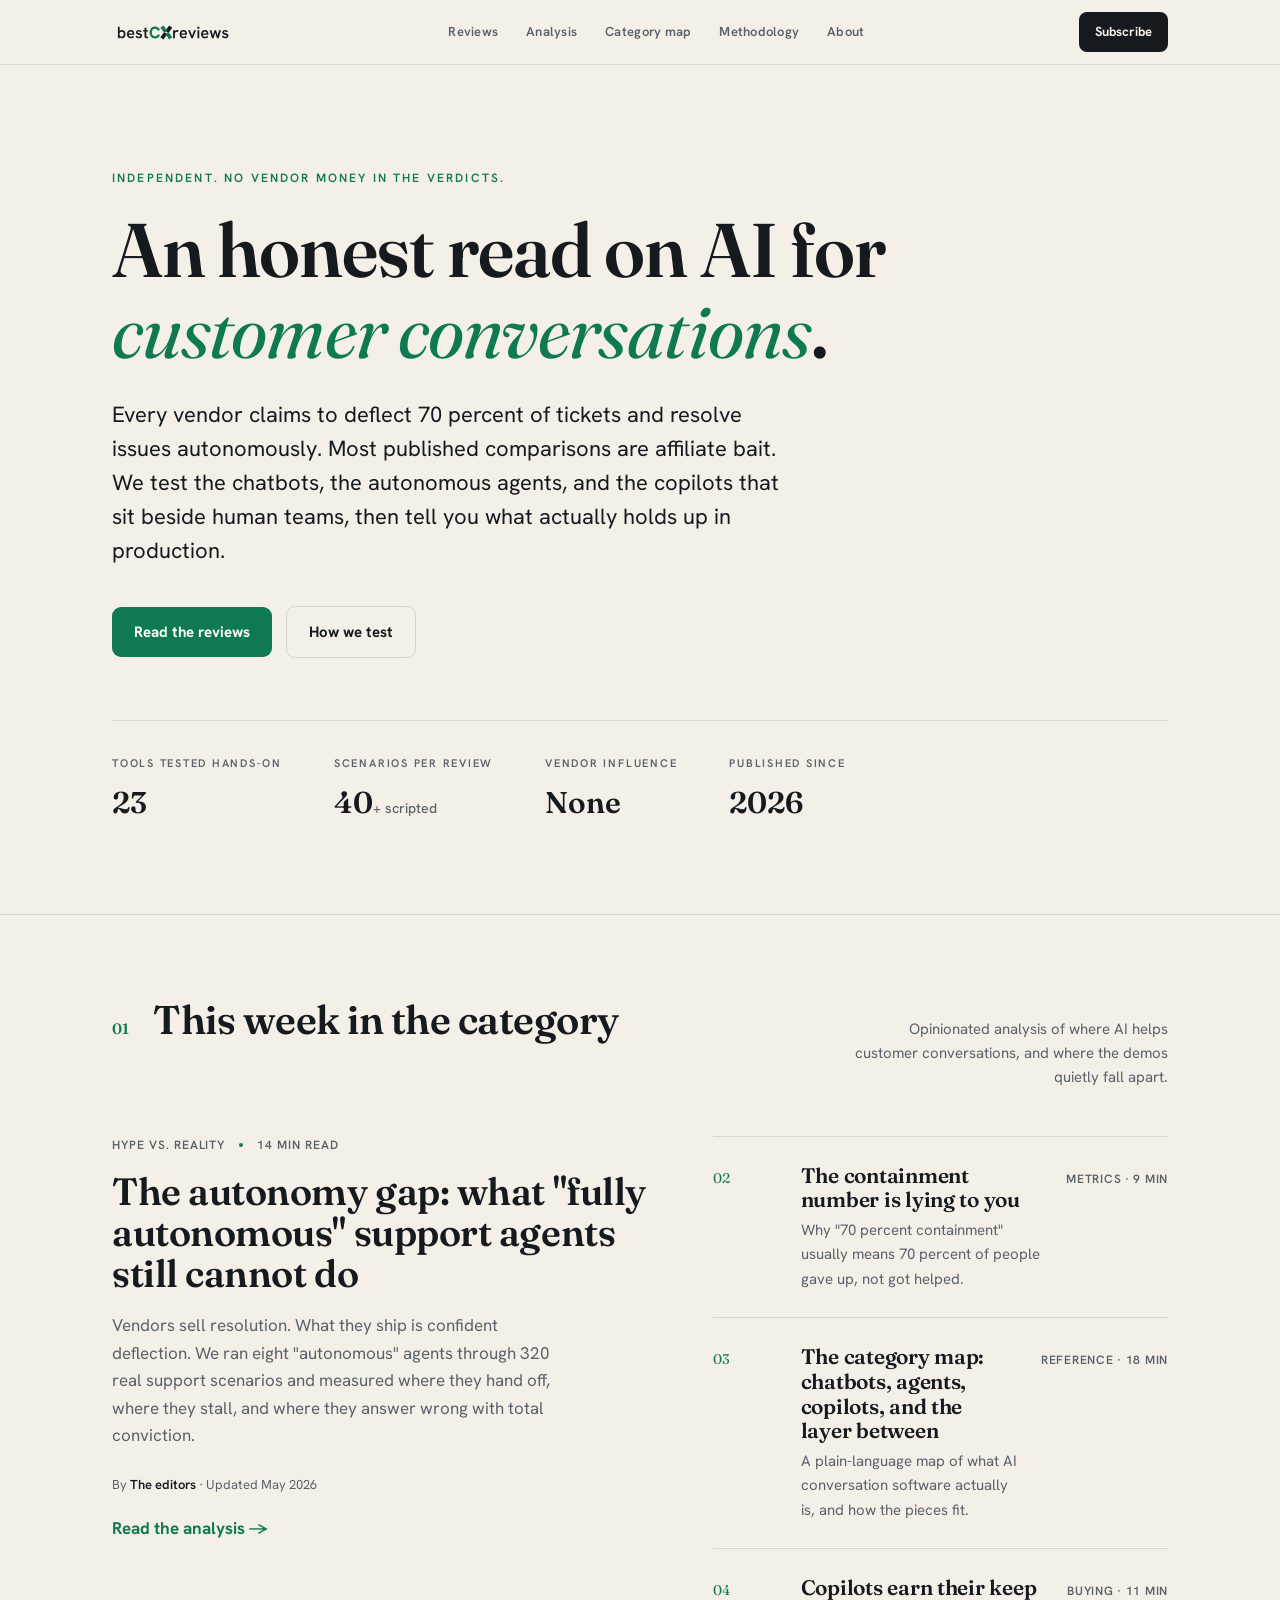
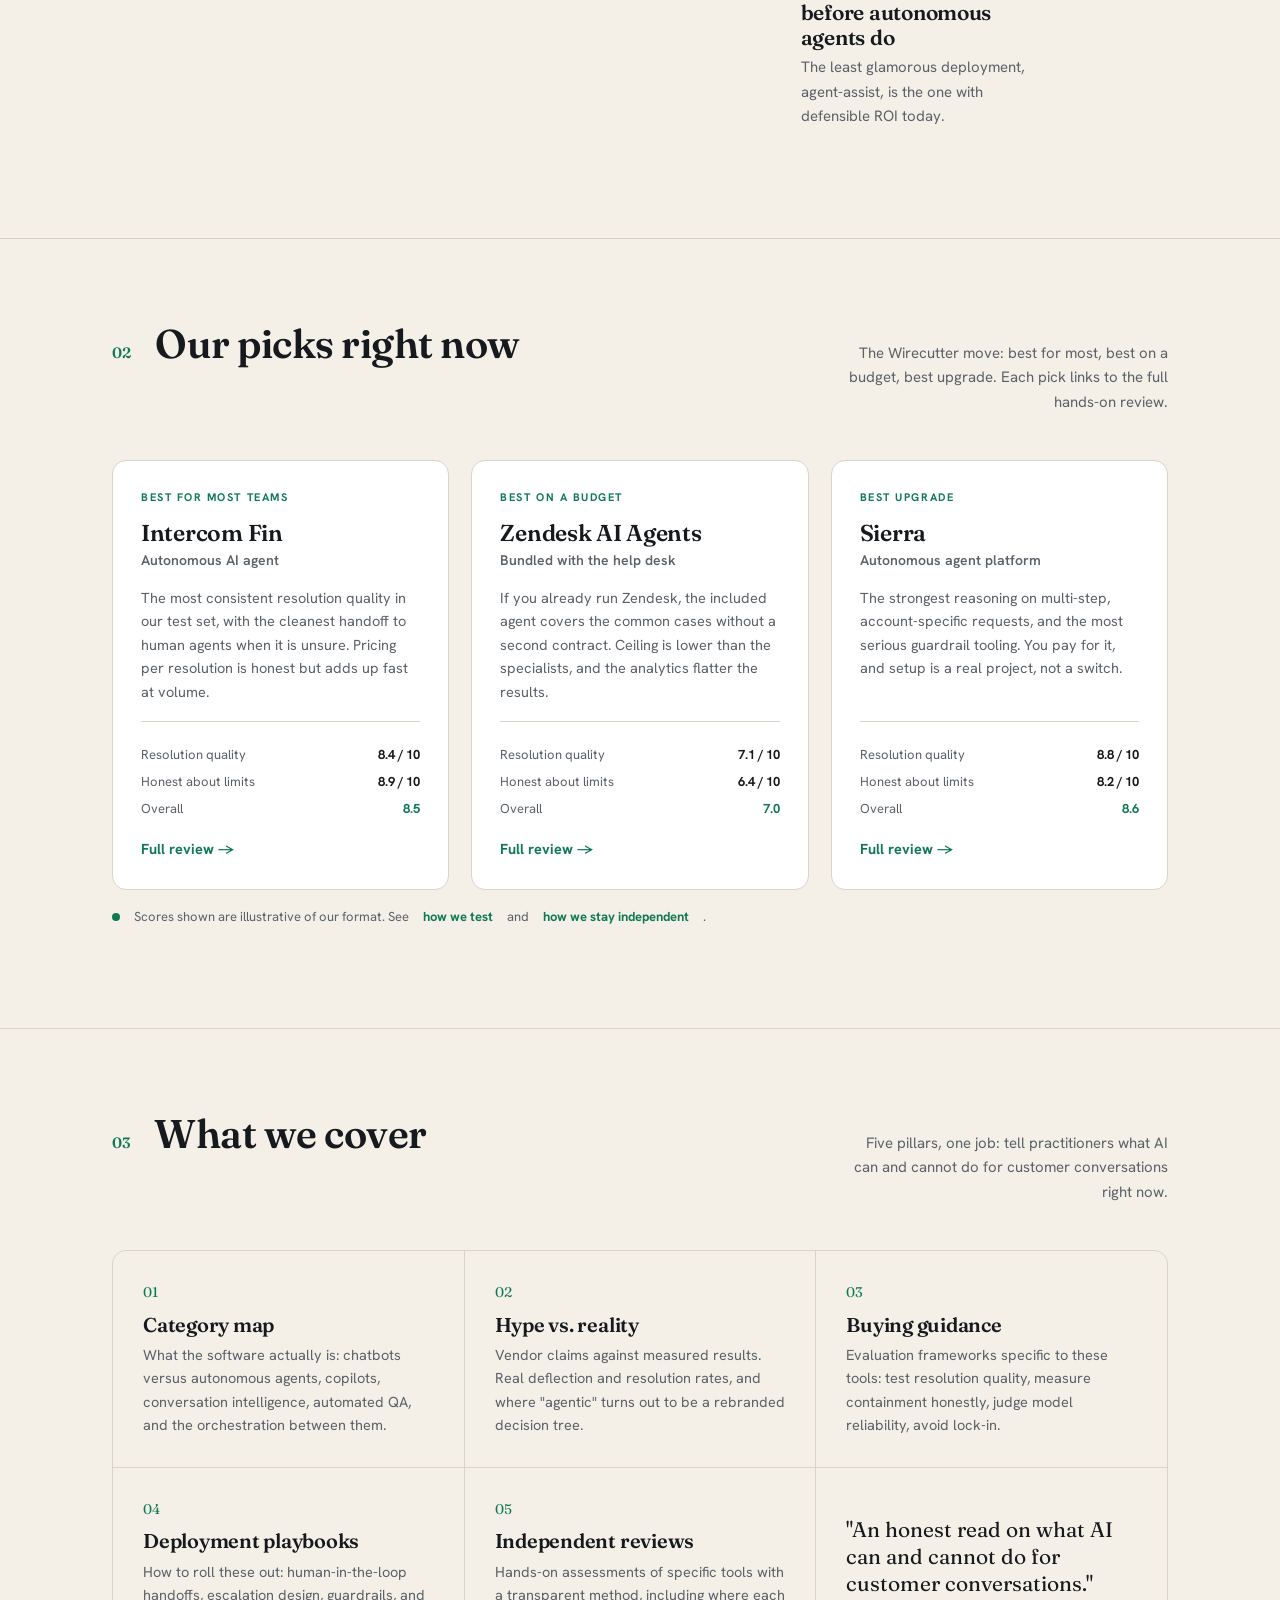
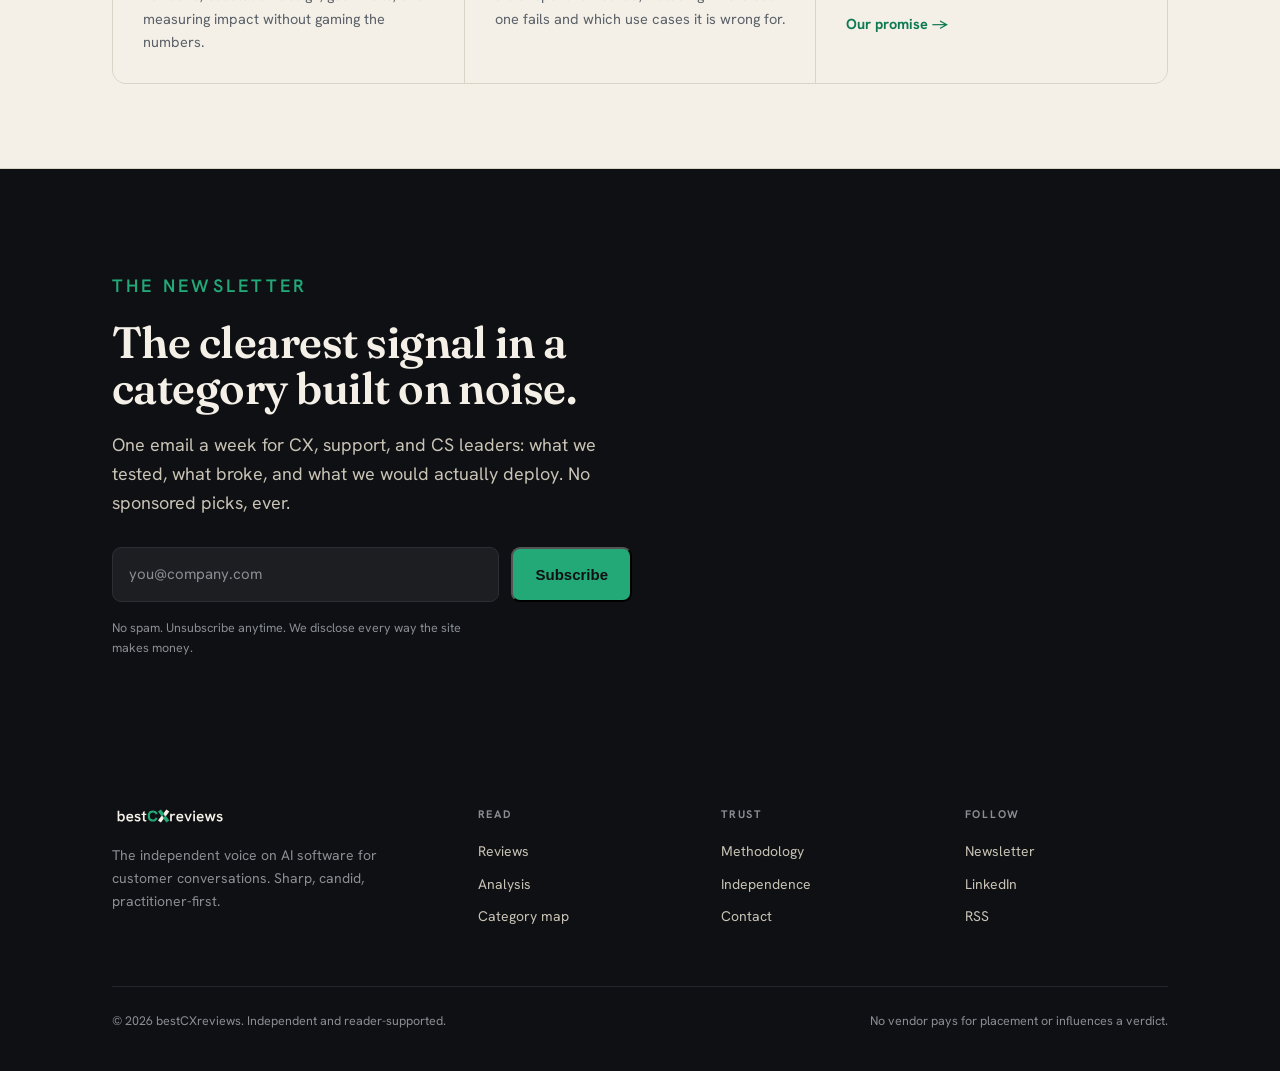
<file: site/index.html>
<!doctype html>
<html lang="en">
<head>
<meta charset="utf-8">
<meta name="viewport" content="width=device-width, initial-scale=1">
<title>bestCXreviews — an honest read on AI for customer conversations</title>
<meta name="description" content="Independent, analyst-style reviews and analysis of AI software for customer conversations: chatbots, autonomous agents, and the copilots that sit beside human teams.">
<link rel="preconnect" href="https://fonts.googleapis.com">
<link rel="preconnect" href="https://fonts.gstatic.com" crossorigin>
<link rel="stylesheet" href="css/styles.css">
</head>
<body>

<header class="topbar">
  <div class="wrap row">
    <a class="brand" href="index.html" aria-label="bestCXreviews home"><img src="assets/logo-primary.svg" alt="bestCXreviews"></a>
    <nav>
      <a href="reviews.html">Reviews</a>
      <a href="analysis.html">Analysis</a>
      <a href="category-map.html">Category map</a>
      <a href="methodology.html">Methodology</a>
      <a href="about.html">About</a>
    </nav>
    <a class="cta" href="#subscribe">Subscribe</a>
  </div>
</header>

<!-- HERO -->
<section class="hero">
  <div class="wrap">
    <p class="eyebrow">Independent. No vendor money in the verdicts.</p>
    <h1 style="margin-top:22px">An honest read on AI for <span class="em serif-i">customer conversations</span>.</h1>
    <p class="lead">Every vendor claims to deflect 70 percent of tickets and resolve issues autonomously. Most published comparisons are affiliate bait. We test the chatbots, the autonomous agents, and the copilots that sit beside human teams, then tell you what actually holds up in production.</p>
    <div class="heroactions">
      <a class="btn btn-primary" href="reviews.html">Read the reviews</a>
      <a class="btn btn-ghost" href="methodology.html">How we test</a>
    </div>
    <div class="statline">
      <div><div class="k">Tools tested hands-on</div><div class="v num">23</div></div>
      <div><div class="k">Scenarios per review</div><div class="v num">40<small>+ scripted</small></div></div>
      <div><div class="k">Vendor influence</div><div class="v">None</div></div>
      <div><div class="k">Published since</div><div class="v num">2026</div></div>
    </div>
  </div>
</section>

<!-- FEATURED ANALYSIS -->
<section>
  <div class="wrap">
    <div class="sec-head">
      <span class="idx">01</span>
      <h2>This week in the category</h2>
      <p class="desc">Opinionated analysis of where AI helps customer conversations, and where the demos quietly fall apart.</p>
    </div>

    <div class="feature">
      <div>
        <div class="kicker"><span>Hype vs. reality</span><span class="dot"></span><span>14 min read</span></div>
        <h3><a href="article-autonomy-gap.html">The autonomy gap: what "fully autonomous" support agents still cannot do</a></h3>
        <p class="dek">Vendors sell resolution. What they ship is confident deflection. We ran eight "autonomous" agents through 320 real support scenarios and measured where they hand off, where they stall, and where they answer wrong with total conviction.</p>
        <p class="byline">By <b>The editors</b> · Updated May 2026</p>
        <p style="margin-top:20px"><a class="txtlink arrow" href="article-autonomy-gap.html">Read the analysis</a></p>
      </div>
      <div>
        <div class="postlist">
          <a class="post" href="article-containment-math.html">
            <span class="pn">02</span>
            <div><h4>The containment number is lying to you</h4><div class="pdek">Why "70 percent containment" usually means 70 percent of people gave up, not got helped.</div></div>
            <span class="pmeta">Metrics · 9 min</span>
          </a>
          <a class="post" href="category-map.html">
            <span class="pn">03</span>
            <div><h4>The category map: chatbots, agents, copilots, and the layer between</h4><div class="pdek">A plain-language map of what AI conversation software actually is, and how the pieces fit.</div></div>
            <span class="pmeta">Reference · 18 min</span>
          </a>
          <a class="post" href="article-copilot-roi.html">
            <span class="pn">04</span>
            <div><h4>Copilots earn their keep before autonomous agents do</h4><div class="pdek">The least glamorous deployment, agent-assist, is the one with defensible ROI today.</div></div>
            <span class="pmeta">Buying · 11 min</span>
          </a>
        </div>
      </div>
    </div>
  </div>
</section>

<!-- REVIEWS / BEST FOR -->
<section>
  <div class="wrap">
    <div class="sec-head">
      <span class="idx">02</span>
      <h2>Our picks right now</h2>
      <p class="desc">The Wirecutter move: best for most, best on a budget, best upgrade. Each pick links to the full hands-on review.</p>
    </div>
    <div class="cards">
      <article class="card">
        <div class="award">Best for most teams</div>
        <h3>Intercom Fin</h3>
        <div class="tool">Autonomous AI agent</div>
        <p>The most consistent resolution quality in our test set, with the cleanest handoff to human agents when it is unsure. Pricing per resolution is honest but adds up fast at volume.</p>
        <div class="verdict">
          <div class="row2"><span>Resolution quality</span><b class="num">8.4 / 10</b></div>
          <div class="row2"><span>Honest about limits</span><b class="num">8.9 / 10</b></div>
          <div class="row2"><span>Overall</span><b class="num em">8.5</b></div>
        </div>
        <p style="margin-top:18px;flex:none"><a class="txtlink arrow" href="review-sample.html">Full review</a></p>
      </article>

      <article class="card">
        <div class="award">Best on a budget</div>
        <h3>Zendesk AI Agents</h3>
        <div class="tool">Bundled with the help desk</div>
        <p>If you already run Zendesk, the included agent covers the common cases without a second contract. Ceiling is lower than the specialists, and the analytics flatter the results.</p>
        <div class="verdict">
          <div class="row2"><span>Resolution quality</span><b class="num">7.1 / 10</b></div>
          <div class="row2"><span>Honest about limits</span><b class="num">6.4 / 10</b></div>
          <div class="row2"><span>Overall</span><b class="num em">7.0</b></div>
        </div>
        <p style="margin-top:18px;flex:none"><a class="txtlink arrow" href="review-sample.html">Full review</a></p>
      </article>

      <article class="card">
        <div class="award">Best upgrade</div>
        <h3>Sierra</h3>
        <div class="tool">Autonomous agent platform</div>
        <p>The strongest reasoning on multi-step, account-specific requests, and the most serious guardrail tooling. You pay for it, and setup is a real project, not a switch.</p>
        <div class="verdict">
          <div class="row2"><span>Resolution quality</span><b class="num">8.8 / 10</b></div>
          <div class="row2"><span>Honest about limits</span><b class="num">8.2 / 10</b></div>
          <div class="row2"><span>Overall</span><b class="num em">8.6</b></div>
        </div>
        <p style="margin-top:18px;flex:none"><a class="txtlink arrow" href="review-sample.html">Full review</a></p>
      </article>
    </div>
    <div class="indep"><span class="mark"></span> Scores shown are illustrative of our format. See <a class="txtlink" href="methodology.html">how we test</a> and <a class="txtlink" href="about.html">how we stay independent</a>.</div>
  </div>
</section>

<!-- PILLARS -->
<section>
  <div class="wrap">
    <div class="sec-head">
      <span class="idx">03</span>
      <h2>What we cover</h2>
      <p class="desc">Five pillars, one job: tell practitioners what AI can and cannot do for customer conversations right now.</p>
    </div>
    <div class="grid3">
      <div class="cell"><div class="ci">01</div><h3>Category map</h3><p>What the software actually is: chatbots versus autonomous agents, copilots, conversation intelligence, automated QA, and the orchestration between them.</p></div>
      <div class="cell"><div class="ci">02</div><h3>Hype vs. reality</h3><p>Vendor claims against measured results. Real deflection and resolution rates, and where "agentic" turns out to be a rebranded decision tree.</p></div>
      <div class="cell"><div class="ci">03</div><h3>Buying guidance</h3><p>Evaluation frameworks specific to these tools: test resolution quality, measure containment honestly, judge model reliability, avoid lock-in.</p></div>
      <div class="cell"><div class="ci">04</div><h3>Deployment playbooks</h3><p>How to roll these out: human-in-the-loop handoffs, escalation design, guardrails, and measuring impact without gaming the numbers.</p></div>
      <div class="cell"><div class="ci">05</div><h3>Independent reviews</h3><p>Hands-on assessments of specific tools with a transparent method, including where each one fails and which use cases it is wrong for.</p></div>
      <div class="cell" style="display:flex;flex-direction:column;justify-content:center">
        <p style="font-family:'Fraunces',serif;font-size:21px;line-height:1.3;color:var(--ink)">"An honest read on what AI can and cannot do for customer conversations."</p>
        <p style="margin-top:14px"><a class="txtlink arrow" href="about.html">Our promise</a></p>
      </div>
    </div>
  </div>
</section>

<!-- NEWSLETTER -->
<section class="signup" id="subscribe">
  <div class="wrap">
    <p class="eyebrow" style="color:var(--emerald-light)">The newsletter</p>
    <h2 style="margin-top:18px">The clearest signal in a category built on noise.</h2>
    <p>One email a week for CX, support, and CS leaders: what we tested, what broke, and what we would actually deploy. No sponsored picks, ever.</p>
    <form onsubmit="this.querySelector('.done').hidden=false;this.querySelector('input').value='';return false;">
      <input type="email" required placeholder="you@company.com" aria-label="Email address">
      <button class="btn btn-primary" type="submit">Subscribe</button>
      <span class="done" hidden style="align-self:center;color:var(--emerald-light);font-weight:600">Thanks. Check your inbox to confirm.</span>
    </form>
    <p class="fineprint">No spam. Unsubscribe anytime. We disclose every way the site makes money.</p>
  </div>
</section>

<!-- FOOTER -->
<footer class="footer">
  <div class="wrap">
    <div class="cols">
      <div>
        <img src="assets/logo-reversed.svg" alt="bestCXreviews">
        <p class="blurb">The independent voice on AI software for customer conversations. Sharp, candid, practitioner-first.</p>
      </div>
      <div>
        <h5>Read</h5>
        <a href="reviews.html">Reviews</a>
        <a href="analysis.html">Analysis</a>
        <a href="category-map.html">Category map</a>
      </div>
      <div>
        <h5>Trust</h5>
        <a href="methodology.html">Methodology</a>
        <a href="about.html">Independence</a>
        <a href="about.html#contact">Contact</a>
      </div>
      <div>
        <h5>Follow</h5>
        <a href="#subscribe">Newsletter</a>
        <a href="#">LinkedIn</a>
        <a href="#">RSS</a>
      </div>
    </div>
    <div class="base">
      <span>© 2026 bestCXreviews. Independent and reader-supported.</span>
      <span>No vendor pays for placement or influences a verdict.</span>
    </div>
  </div>
</footer>

</body>
</html>
</file>
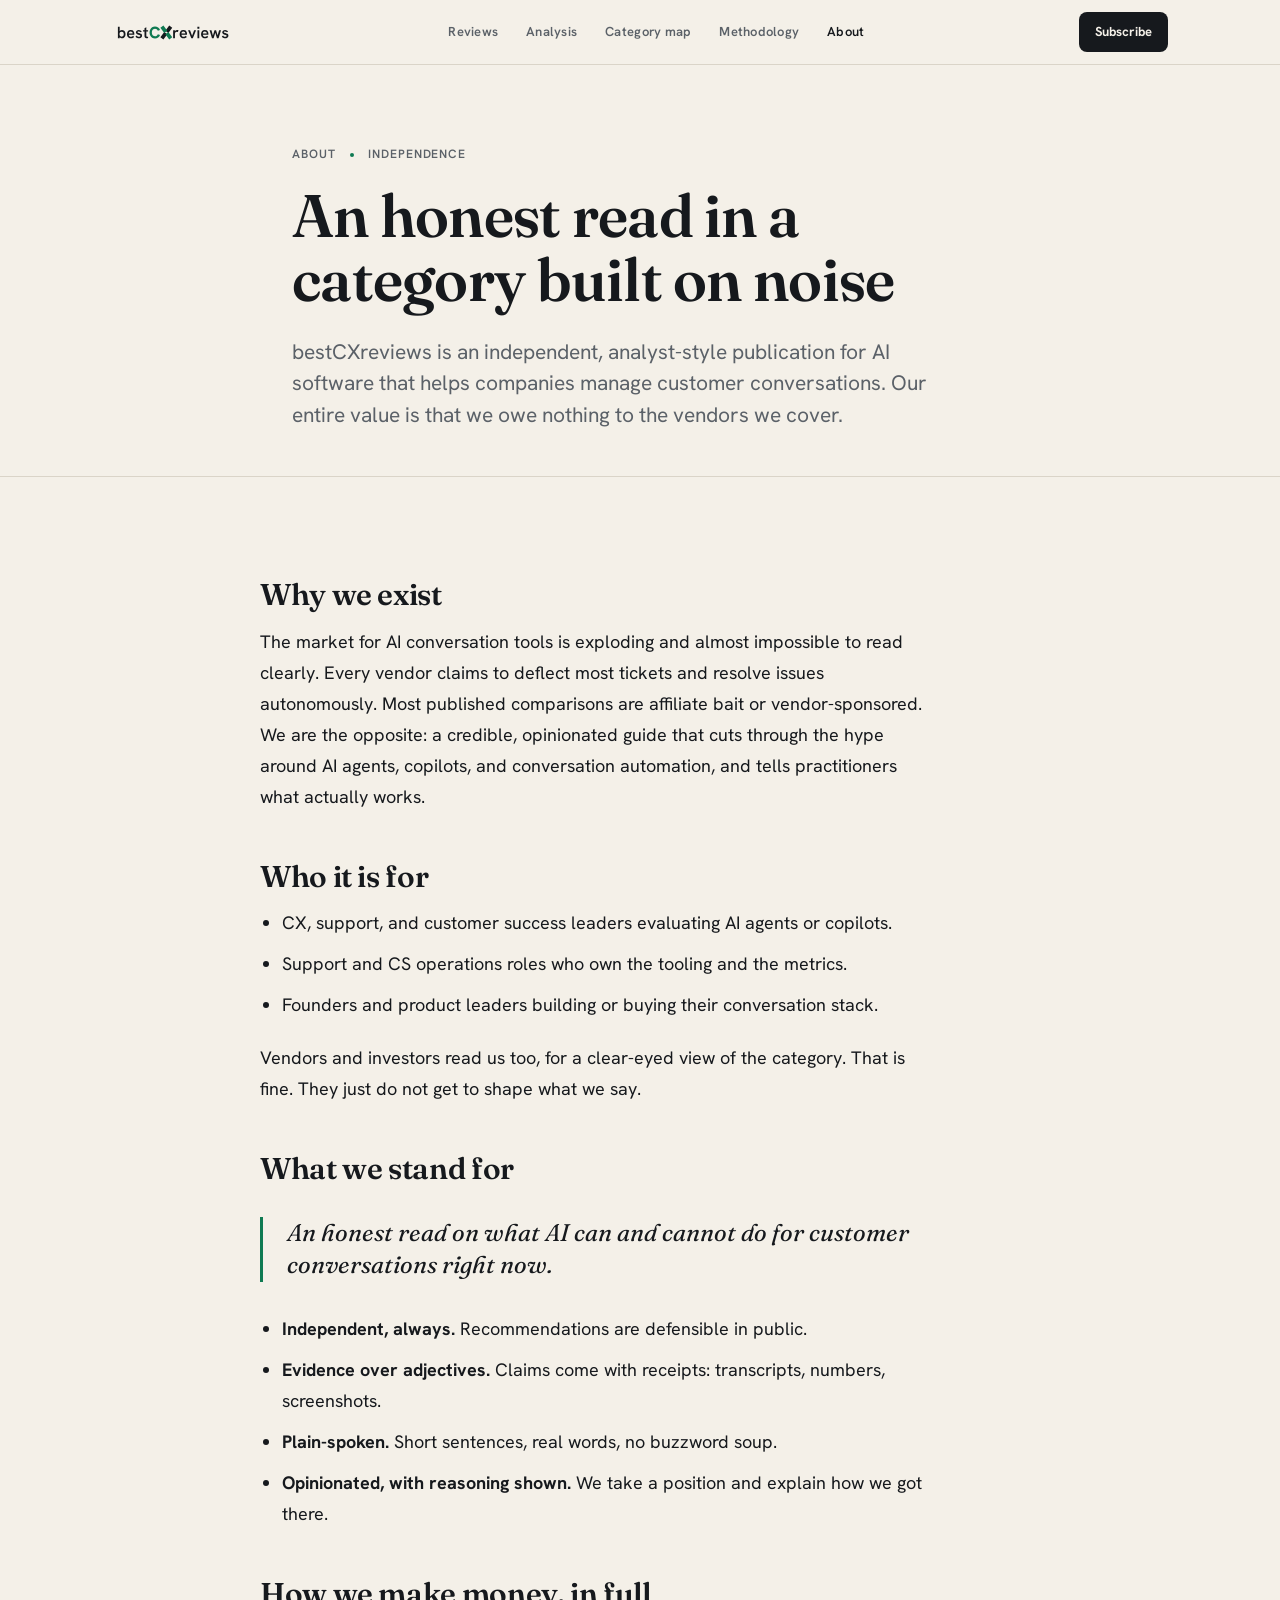
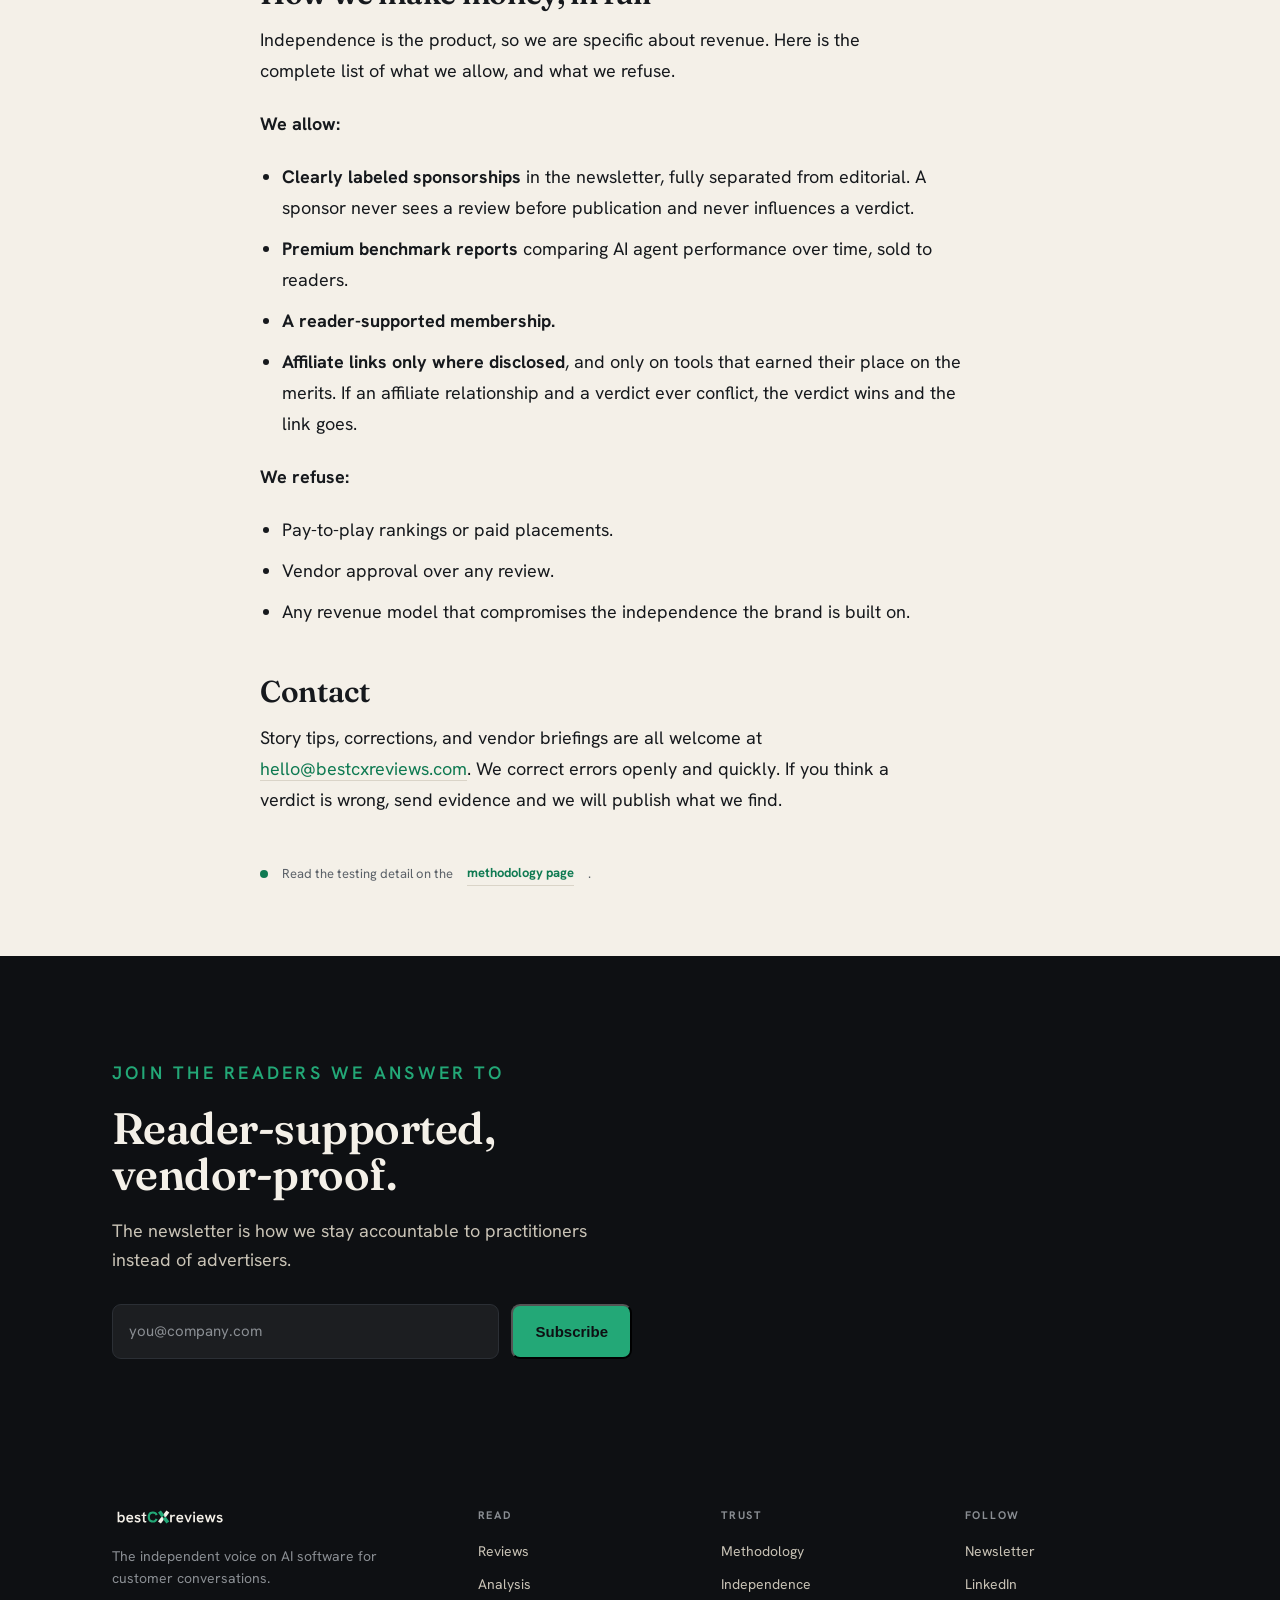
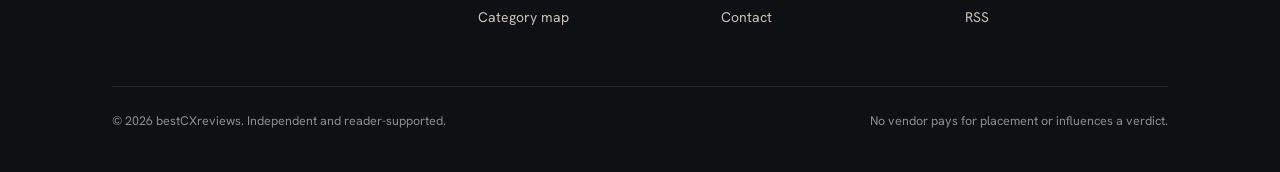
<file: site/about.html>
<!doctype html>
<html lang="en">
<head>
<meta charset="utf-8">
<meta name="viewport" content="width=device-width, initial-scale=1">
<title>About and independence — bestCXreviews</title>
<meta name="description" content="Who bestCXreviews is for, what we stand for, and exactly how we stay independent and make money in a category built on hype.">
<link rel="stylesheet" href="css/styles.css">
</head>
<body>

<header class="topbar">
  <div class="wrap row">
    <a class="brand" href="index.html" aria-label="bestCXreviews home"><img src="assets/logo-primary.svg" alt="bestCXreviews"></a>
    <nav>
      <a href="reviews.html">Reviews</a>
      <a href="analysis.html">Analysis</a>
      <a href="category-map.html">Category map</a>
      <a href="methodology.html">Methodology</a>
      <a href="about.html" class="active">About</a>
    </nav>
    <a class="cta" href="index.html#subscribe">Subscribe</a>
  </div>
</header>

<div class="articlehead">
  <div class="wrap-narrow">
    <div class="kicker"><span>About</span><span class="dot"></span><span>Independence</span></div>
    <h1>An honest read in a category built on noise</h1>
    <p class="dek">bestCXreviews is an independent, analyst-style publication for AI software that helps companies manage customer conversations. Our entire value is that we owe nothing to the vendors we cover.</p>
  </div>
</div>

<article class="prose wrap-narrow">
  <h2>Why we exist</h2>
  <p>The market for AI conversation tools is exploding and almost impossible to read clearly. Every vendor claims to deflect most tickets and resolve issues autonomously. Most published comparisons are affiliate bait or vendor-sponsored. We are the opposite: a credible, opinionated guide that cuts through the hype around AI agents, copilots, and conversation automation, and tells practitioners what actually works.</p>

  <h2>Who it is for</h2>
  <ul>
    <li>CX, support, and customer success leaders evaluating AI agents or copilots.</li>
    <li>Support and CS operations roles who own the tooling and the metrics.</li>
    <li>Founders and product leaders building or buying their conversation stack.</li>
  </ul>
  <p>Vendors and investors read us too, for a clear-eyed view of the category. That is fine. They just do not get to shape what we say.</p>

  <h2>What we stand for</h2>
  <blockquote>An honest read on what AI can and cannot do for customer conversations right now.</blockquote>
  <ul>
    <li><strong>Independent, always.</strong> Recommendations are defensible in public.</li>
    <li><strong>Evidence over adjectives.</strong> Claims come with receipts: transcripts, numbers, screenshots.</li>
    <li><strong>Plain-spoken.</strong> Short sentences, real words, no buzzword soup.</li>
    <li><strong>Opinionated, with reasoning shown.</strong> We take a position and explain how we got there.</li>
  </ul>

  <h2>How we make money, in full</h2>
  <p>Independence is the product, so we are specific about revenue. Here is the complete list of what we allow, and what we refuse.</p>
  <p><strong>We allow:</strong></p>
  <ul>
    <li><strong>Clearly labeled sponsorships</strong> in the newsletter, fully separated from editorial. A sponsor never sees a review before publication and never influences a verdict.</li>
    <li><strong>Premium benchmark reports</strong> comparing AI agent performance over time, sold to readers.</li>
    <li><strong>A reader-supported membership.</strong></li>
    <li><strong>Affiliate links only where disclosed</strong>, and only on tools that earned their place on the merits. If an affiliate relationship and a verdict ever conflict, the verdict wins and the link goes.</li>
  </ul>
  <p><strong>We refuse:</strong></p>
  <ul>
    <li>Pay-to-play rankings or paid placements.</li>
    <li>Vendor approval over any review.</li>
    <li>Any revenue model that compromises the independence the brand is built on.</li>
  </ul>

  <h2 id="contact">Contact</h2>
  <p>Story tips, corrections, and vendor briefings are all welcome at <a href="mailto:hello@bestcxreviews.com">hello@bestcxreviews.com</a>. We correct errors openly and quickly. If you think a verdict is wrong, send evidence and we will publish what we find.</p>

  <div class="indep" style="margin-top:30px"><span class="mark"></span> Read the testing detail on the <a class="txtlink" href="methodology.html">methodology page</a>.</div>
</article>

<section class="signup" id="subscribe">
  <div class="wrap">
    <p class="eyebrow" style="color:var(--emerald-light)">Join the readers we answer to</p>
    <h2 style="margin-top:18px">Reader-supported, vendor-proof.</h2>
    <p>The newsletter is how we stay accountable to practitioners instead of advertisers.</p>
    <form onsubmit="this.querySelector('.done').hidden=false;this.querySelector('input').value='';return false;">
      <input type="email" required placeholder="you@company.com" aria-label="Email address">
      <button class="btn btn-primary" type="submit">Subscribe</button>
      <span class="done" hidden style="align-self:center;color:var(--emerald-light);font-weight:600">Thanks. Check your inbox.</span>
    </form>
  </div>
</section>

<footer class="footer">
  <div class="wrap">
    <div class="cols">
      <div><img src="assets/logo-reversed.svg" alt="bestCXreviews"><p class="blurb">The independent voice on AI software for customer conversations.</p></div>
      <div><h5>Read</h5><a href="reviews.html">Reviews</a><a href="analysis.html">Analysis</a><a href="category-map.html">Category map</a></div>
      <div><h5>Trust</h5><a href="methodology.html">Methodology</a><a href="about.html">Independence</a><a href="about.html#contact">Contact</a></div>
      <div><h5>Follow</h5><a href="index.html#subscribe">Newsletter</a><a href="#">LinkedIn</a><a href="#">RSS</a></div>
    </div>
    <div class="base"><span>© 2026 bestCXreviews. Independent and reader-supported.</span><span>No vendor pays for placement or influences a verdict.</span></div>
  </div>
</footer>

</body>
</html>
</file>
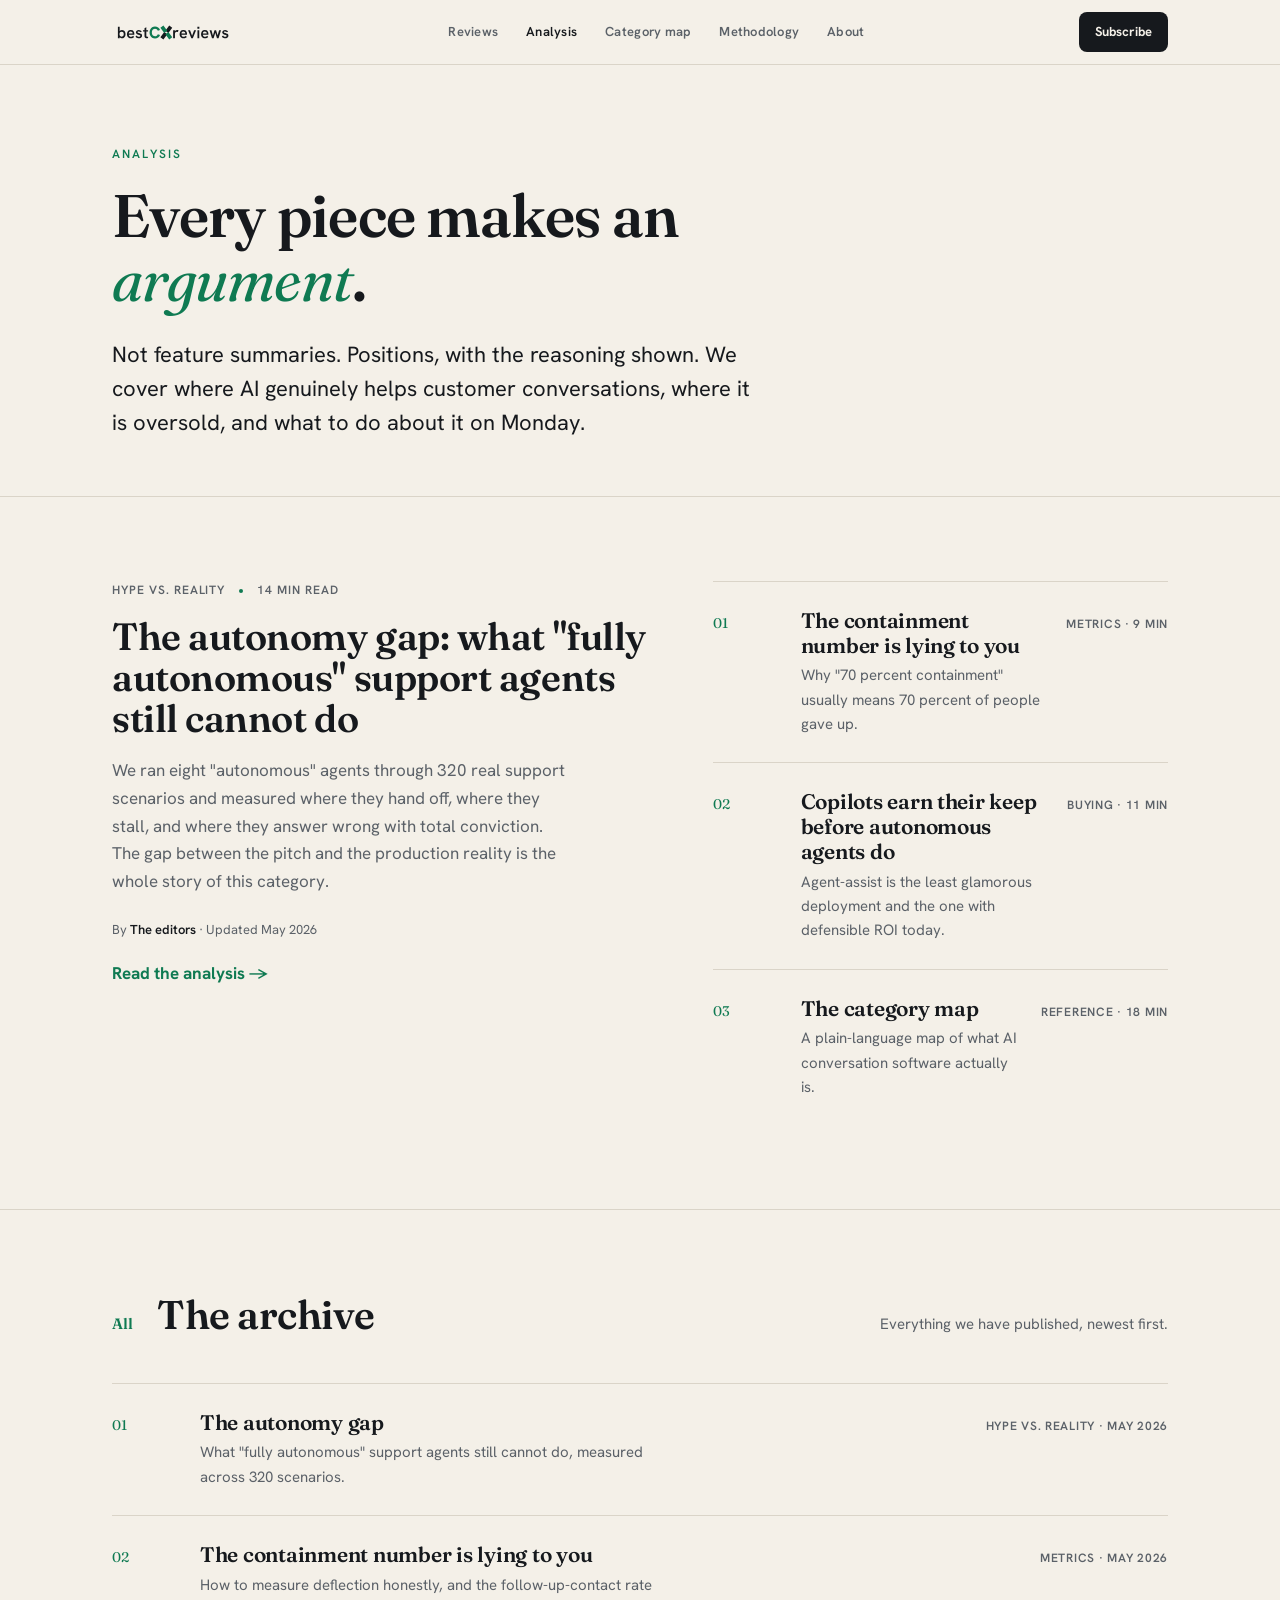
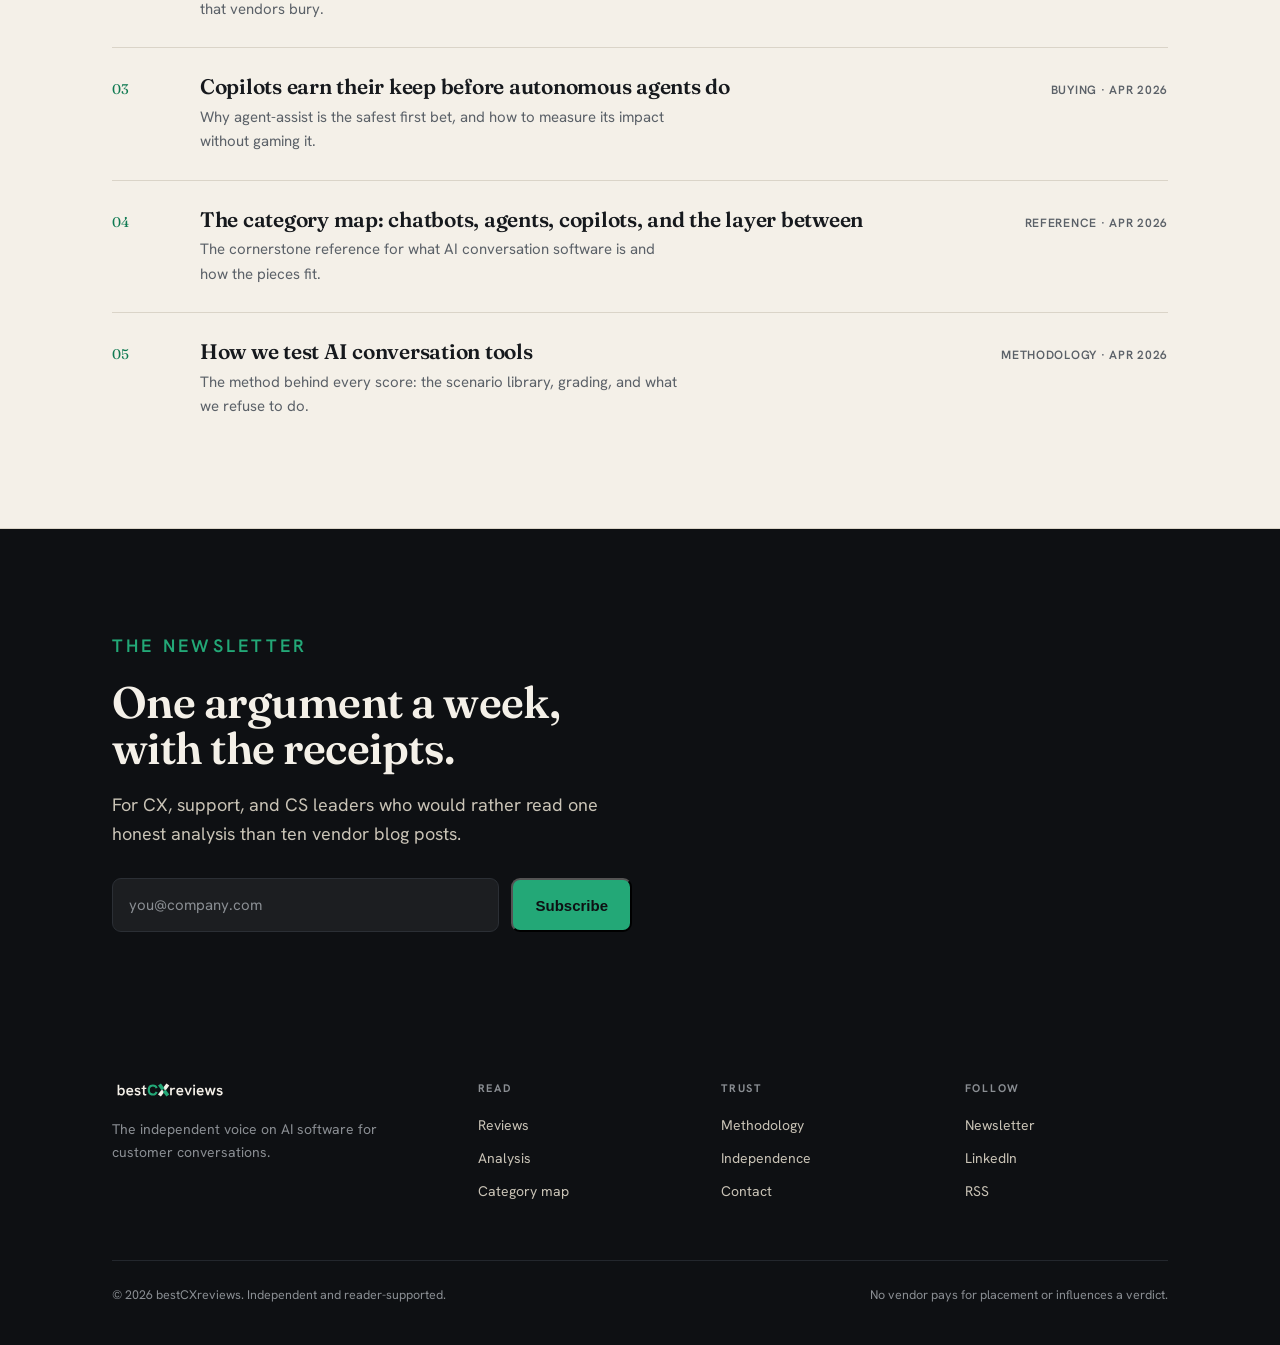
<file: site/analysis.html>
<!doctype html>
<html lang="en">
<head>
<meta charset="utf-8">
<meta name="viewport" content="width=device-width, initial-scale=1">
<title>Analysis — bestCXreviews</title>
<meta name="description" content="Opinionated, framework-driven analysis of AI for customer conversations. Hype versus reality, honest metrics, and buying guidance.">
<link rel="stylesheet" href="css/styles.css">
</head>
<body>

<header class="topbar">
  <div class="wrap row">
    <a class="brand" href="index.html" aria-label="bestCXreviews home"><img src="assets/logo-primary.svg" alt="bestCXreviews"></a>
    <nav>
      <a href="reviews.html">Reviews</a>
      <a href="analysis.html" class="active">Analysis</a>
      <a href="category-map.html">Category map</a>
      <a href="methodology.html">Methodology</a>
      <a href="about.html">About</a>
    </nav>
    <a class="cta" href="index.html#subscribe">Subscribe</a>
  </div>
</header>

<section class="hero" style="padding:80px 0 56px">
  <div class="wrap">
    <p class="eyebrow">Analysis</p>
    <h1 style="margin-top:20px;font-size:clamp(34px,5vw,60px)">Every piece makes an <span class="em serif-i">argument</span>.</h1>
    <p class="lead" style="max-width:54ch">Not feature summaries. Positions, with the reasoning shown. We cover where AI genuinely helps customer conversations, where it is oversold, and what to do about it on Monday.</p>
  </div>
</section>

<section>
  <div class="wrap">
    <div class="feature">
      <div>
        <div class="kicker"><span>Hype vs. reality</span><span class="dot"></span><span>14 min read</span></div>
        <h3><a href="article-autonomy-gap.html">The autonomy gap: what "fully autonomous" support agents still cannot do</a></h3>
        <p class="dek">We ran eight "autonomous" agents through 320 real support scenarios and measured where they hand off, where they stall, and where they answer wrong with total conviction. The gap between the pitch and the production reality is the whole story of this category.</p>
        <p class="byline">By <b>The editors</b> · Updated May 2026</p>
        <p style="margin-top:20px"><a class="txtlink arrow" href="article-autonomy-gap.html">Read the analysis</a></p>
      </div>
      <div>
        <div class="postlist">
          <a class="post" href="article-containment-math.html"><span class="pn">01</span><div><h4>The containment number is lying to you</h4><div class="pdek">Why "70 percent containment" usually means 70 percent of people gave up.</div></div><span class="pmeta">Metrics · 9 min</span></a>
          <a class="post" href="article-copilot-roi.html"><span class="pn">02</span><div><h4>Copilots earn their keep before autonomous agents do</h4><div class="pdek">Agent-assist is the least glamorous deployment and the one with defensible ROI today.</div></div><span class="pmeta">Buying · 11 min</span></a>
          <a class="post" href="category-map.html"><span class="pn">03</span><div><h4>The category map</h4><div class="pdek">A plain-language map of what AI conversation software actually is.</div></div><span class="pmeta">Reference · 18 min</span></a>
        </div>
      </div>
    </div>
  </div>
</section>

<section>
  <div class="wrap">
    <div class="sec-head"><span class="idx">All</span><h2>The archive</h2><p class="desc">Everything we have published, newest first.</p></div>
    <div class="postlist">
      <a class="post" href="article-autonomy-gap.html"><span class="pn">01</span><div><h4>The autonomy gap</h4><div class="pdek">What "fully autonomous" support agents still cannot do, measured across 320 scenarios.</div></div><span class="pmeta">Hype vs. reality · May 2026</span></a>
      <a class="post" href="article-containment-math.html"><span class="pn">02</span><div><h4>The containment number is lying to you</h4><div class="pdek">How to measure deflection honestly, and the follow-up-contact rate that vendors bury.</div></div><span class="pmeta">Metrics · May 2026</span></a>
      <a class="post" href="article-copilot-roi.html"><span class="pn">03</span><div><h4>Copilots earn their keep before autonomous agents do</h4><div class="pdek">Why agent-assist is the safest first bet, and how to measure its impact without gaming it.</div></div><span class="pmeta">Buying · Apr 2026</span></a>
      <a class="post" href="category-map.html"><span class="pn">04</span><div><h4>The category map: chatbots, agents, copilots, and the layer between</h4><div class="pdek">The cornerstone reference for what AI conversation software is and how the pieces fit.</div></div><span class="pmeta">Reference · Apr 2026</span></a>
      <a class="post" href="methodology.html"><span class="pn">05</span><div><h4>How we test AI conversation tools</h4><div class="pdek">The method behind every score: the scenario library, grading, and what we refuse to do.</div></div><span class="pmeta">Methodology · Apr 2026</span></a>
    </div>
  </div>
</section>

<section class="signup" id="subscribe">
  <div class="wrap">
    <p class="eyebrow" style="color:var(--emerald-light)">The newsletter</p>
    <h2 style="margin-top:18px">One argument a week, with the receipts.</h2>
    <p>For CX, support, and CS leaders who would rather read one honest analysis than ten vendor blog posts.</p>
    <form onsubmit="this.querySelector('.done').hidden=false;this.querySelector('input').value='';return false;">
      <input type="email" required placeholder="you@company.com" aria-label="Email address">
      <button class="btn btn-primary" type="submit">Subscribe</button>
      <span class="done" hidden style="align-self:center;color:var(--emerald-light);font-weight:600">Thanks. Check your inbox.</span>
    </form>
  </div>
</section>

<footer class="footer">
  <div class="wrap">
    <div class="cols">
      <div><img src="assets/logo-reversed.svg" alt="bestCXreviews"><p class="blurb">The independent voice on AI software for customer conversations.</p></div>
      <div><h5>Read</h5><a href="reviews.html">Reviews</a><a href="analysis.html">Analysis</a><a href="category-map.html">Category map</a></div>
      <div><h5>Trust</h5><a href="methodology.html">Methodology</a><a href="about.html">Independence</a><a href="about.html#contact">Contact</a></div>
      <div><h5>Follow</h5><a href="index.html#subscribe">Newsletter</a><a href="#">LinkedIn</a><a href="#">RSS</a></div>
    </div>
    <div class="base"><span>© 2026 bestCXreviews. Independent and reader-supported.</span><span>No vendor pays for placement or influences a verdict.</span></div>
  </div>
</footer>

</body>
</html>
</file>
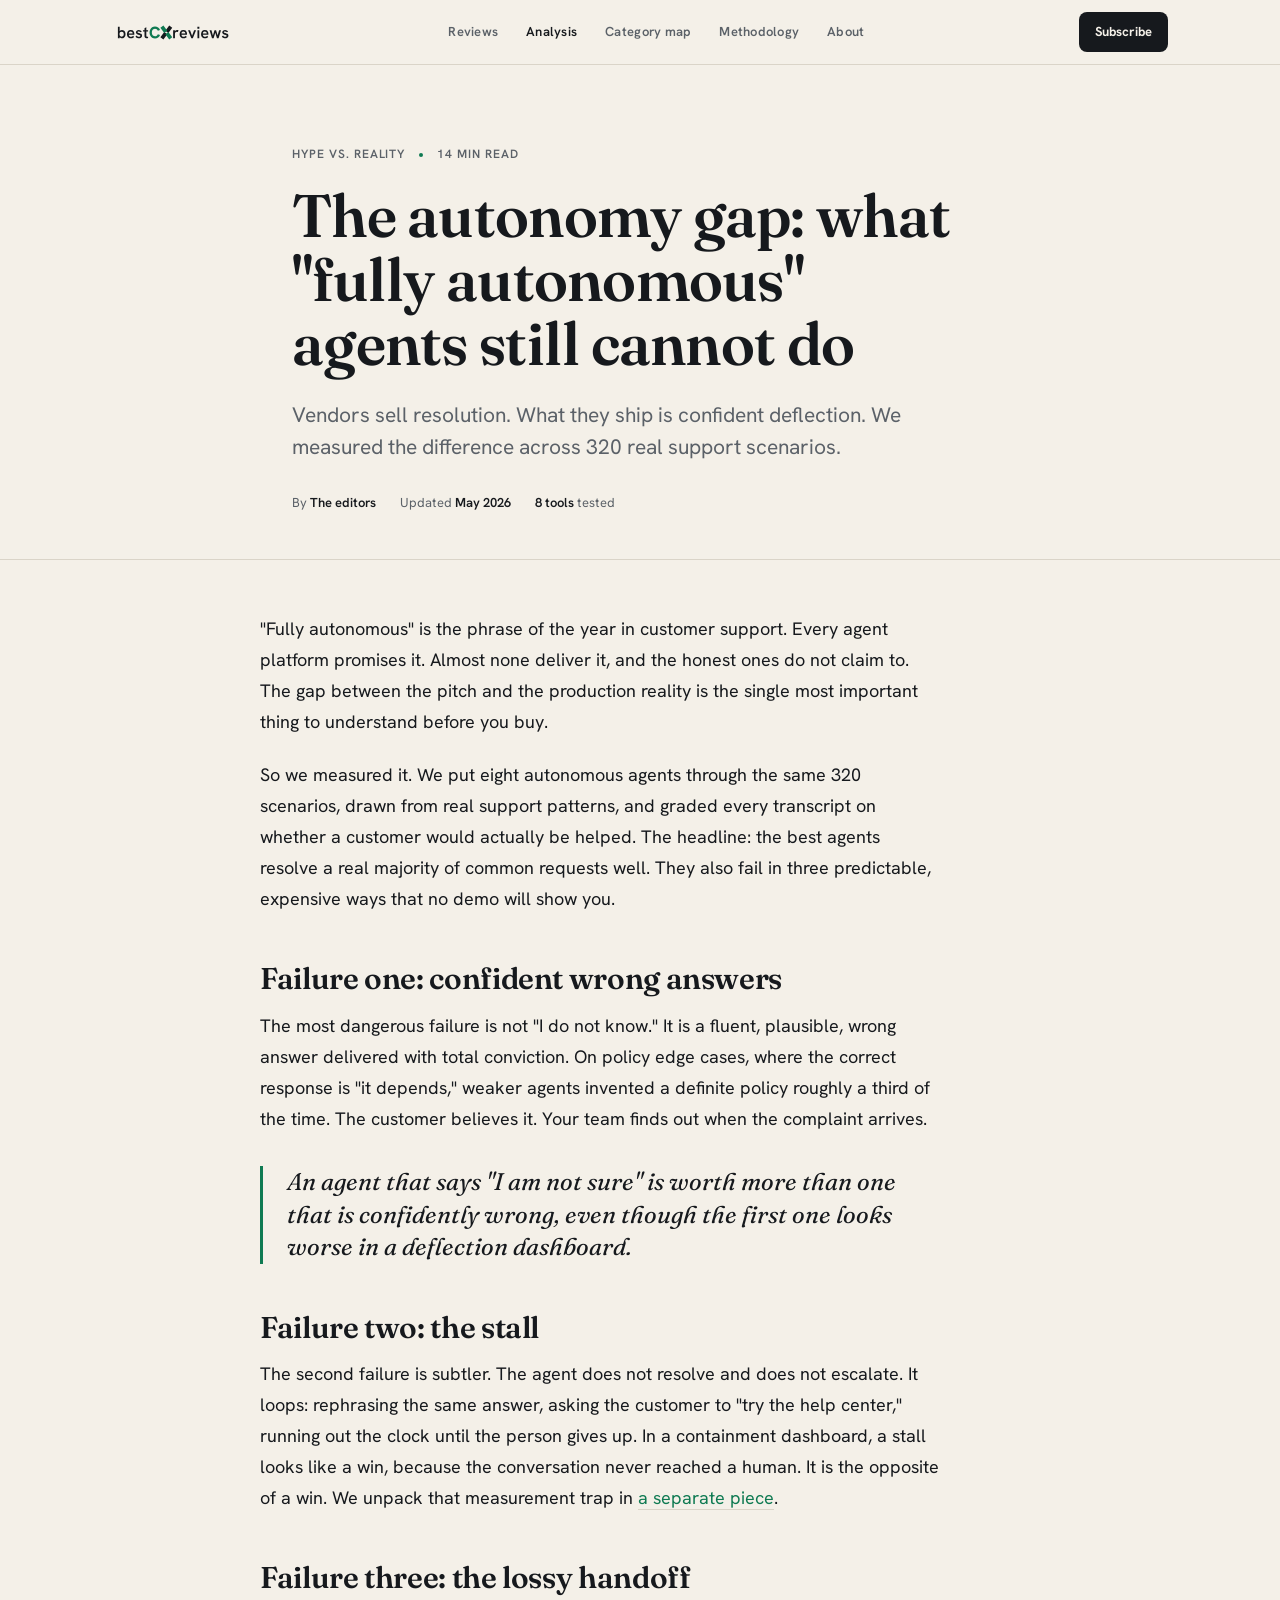
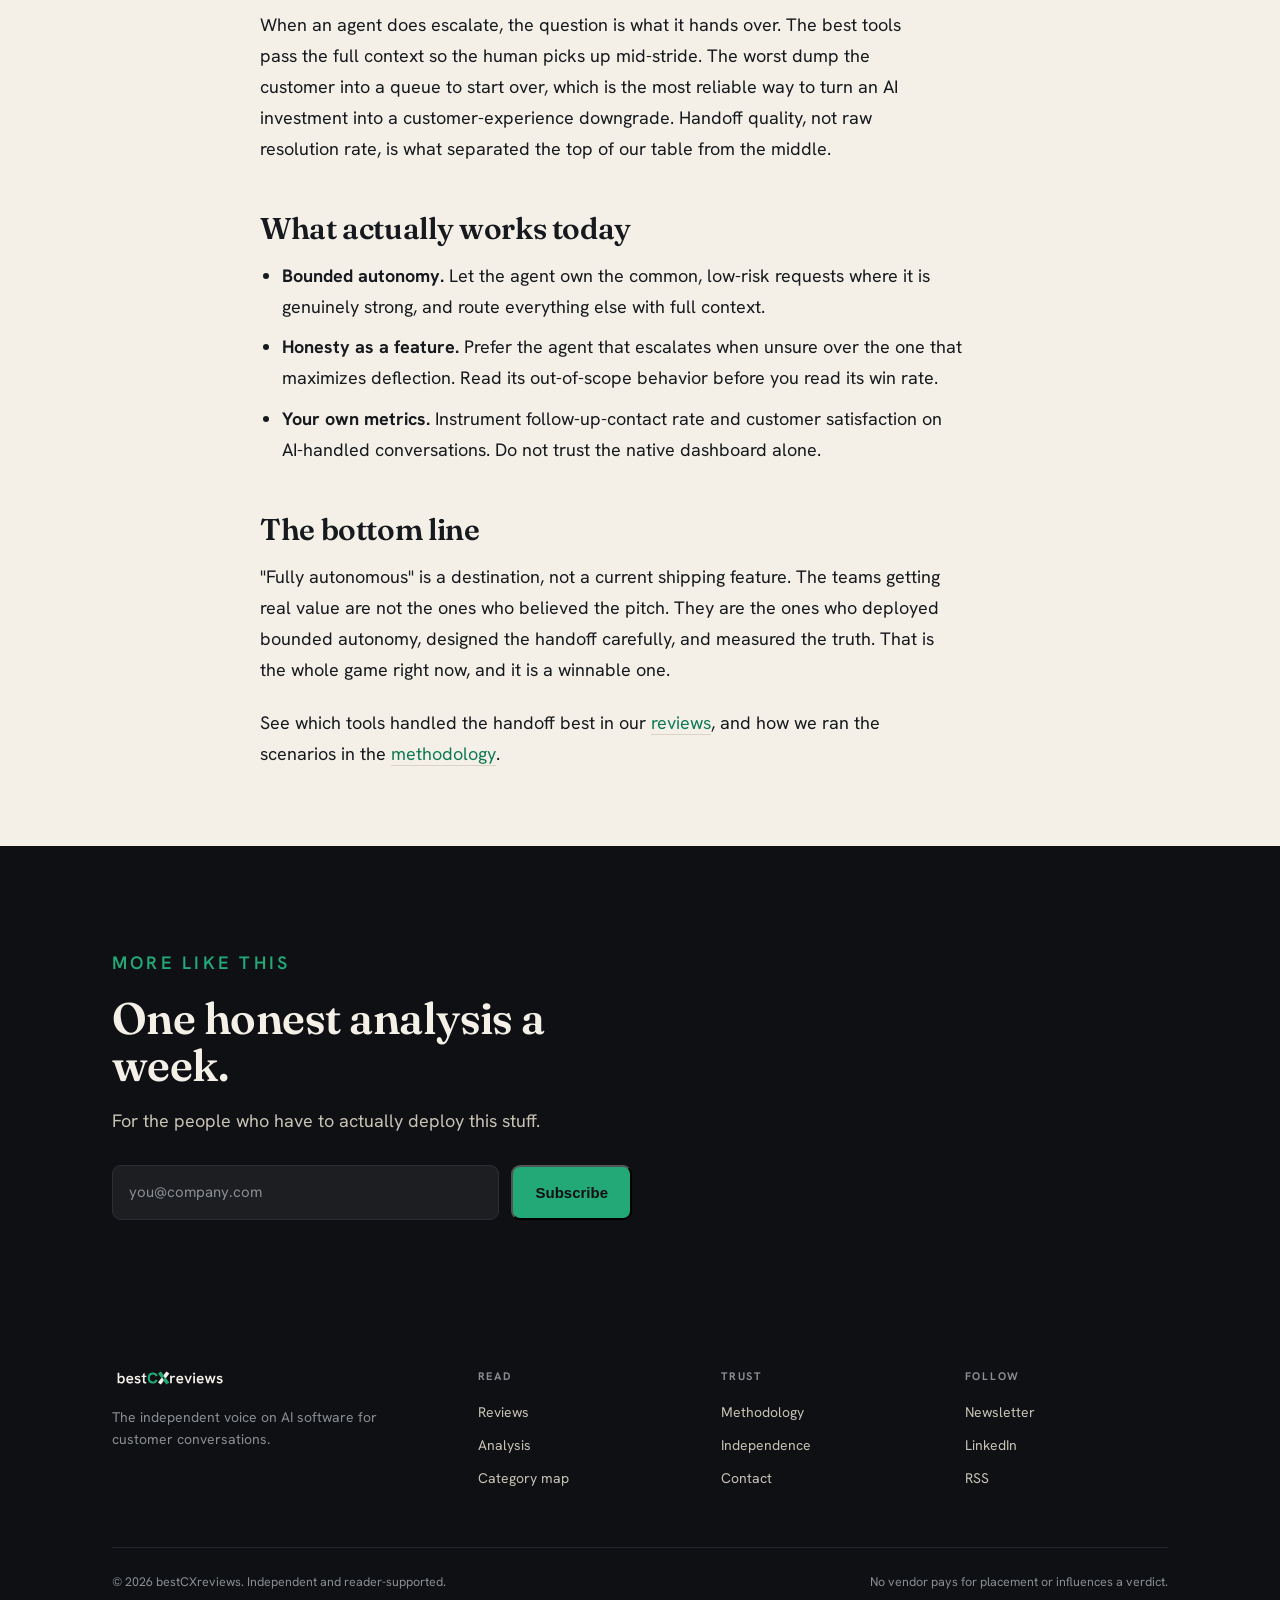
<file: site/article-autonomy-gap.html>
<!doctype html>
<html lang="en">
<head>
<meta charset="utf-8">
<meta name="viewport" content="width=device-width, initial-scale=1">
<title>The autonomy gap — bestCXreviews</title>
<meta name="description" content="We ran eight autonomous support agents through 320 real scenarios. Here is where they hand off, where they stall, and where they answer wrong with total conviction.">
<link rel="stylesheet" href="css/styles.css">
</head>
<body>

<header class="topbar">
  <div class="wrap row">
    <a class="brand" href="index.html" aria-label="bestCXreviews home"><img src="assets/logo-primary.svg" alt="bestCXreviews"></a>
    <nav>
      <a href="reviews.html">Reviews</a>
      <a href="analysis.html" class="active">Analysis</a>
      <a href="category-map.html">Category map</a>
      <a href="methodology.html">Methodology</a>
      <a href="about.html">About</a>
    </nav>
    <a class="cta" href="index.html#subscribe">Subscribe</a>
  </div>
</header>

<div class="articlehead">
  <div class="wrap-narrow">
    <div class="kicker"><span>Hype vs. reality</span><span class="dot"></span><span>14 min read</span></div>
    <h1>The autonomy gap: what "fully autonomous" agents still cannot do</h1>
    <p class="dek">Vendors sell resolution. What they ship is confident deflection. We measured the difference across 320 real support scenarios.</p>
    <div class="ameta"><span>By <b>The editors</b></span><span>Updated <b>May 2026</b></span><span><b>8 tools</b> tested</span></div>
  </div>
</div>

<article class="prose wrap-narrow">
  <p>"Fully autonomous" is the phrase of the year in customer support. Every agent platform promises it. Almost none deliver it, and the honest ones do not claim to. The gap between the pitch and the production reality is the single most important thing to understand before you buy.</p>

  <p>So we measured it. We put eight autonomous agents through the same 320 scenarios, drawn from real support patterns, and graded every transcript on whether a customer would actually be helped. The headline: the best agents resolve a real majority of common requests well. They also fail in three predictable, expensive ways that no demo will show you.</p>

  <h2>Failure one: confident wrong answers</h2>
  <p>The most dangerous failure is not "I do not know." It is a fluent, plausible, wrong answer delivered with total conviction. On policy edge cases, where the correct response is "it depends," weaker agents invented a definite policy roughly a third of the time. The customer believes it. Your team finds out when the complaint arrives.</p>

  <blockquote>An agent that says "I am not sure" is worth more than one that is confidently wrong, even though the first one looks worse in a deflection dashboard.</blockquote>

  <h2>Failure two: the stall</h2>
  <p>The second failure is subtler. The agent does not resolve and does not escalate. It loops: rephrasing the same answer, asking the customer to "try the help center," running out the clock until the person gives up. In a containment dashboard, a stall looks like a win, because the conversation never reached a human. It is the opposite of a win. We unpack that measurement trap in <a href="article-containment-math.html">a separate piece</a>.</p>

  <h2>Failure three: the lossy handoff</h2>
  <p>When an agent does escalate, the question is what it hands over. The best tools pass the full context so the human picks up mid-stride. The worst dump the customer into a queue to start over, which is the most reliable way to turn an AI investment into a customer-experience downgrade. Handoff quality, not raw resolution rate, is what separated the top of our table from the middle.</p>

  <h2>What actually works today</h2>
  <ul>
    <li><strong>Bounded autonomy.</strong> Let the agent own the common, low-risk requests where it is genuinely strong, and route everything else with full context.</li>
    <li><strong>Honesty as a feature.</strong> Prefer the agent that escalates when unsure over the one that maximizes deflection. Read its out-of-scope behavior before you read its win rate.</li>
    <li><strong>Your own metrics.</strong> Instrument follow-up-contact rate and customer satisfaction on AI-handled conversations. Do not trust the native dashboard alone.</li>
  </ul>

  <h2>The bottom line</h2>
  <p>"Fully autonomous" is a destination, not a current shipping feature. The teams getting real value are not the ones who believed the pitch. They are the ones who deployed bounded autonomy, designed the handoff carefully, and measured the truth. That is the whole game right now, and it is a winnable one.</p>

  <p>See which tools handled the handoff best in our <a href="reviews.html">reviews</a>, and how we ran the scenarios in the <a href="methodology.html">methodology</a>.</p>
</article>

<section class="signup" id="subscribe">
  <div class="wrap">
    <p class="eyebrow" style="color:var(--emerald-light)">More like this</p>
    <h2 style="margin-top:18px">One honest analysis a week.</h2>
    <p>For the people who have to actually deploy this stuff.</p>
    <form onsubmit="this.querySelector('.done').hidden=false;this.querySelector('input').value='';return false;">
      <input type="email" required placeholder="you@company.com" aria-label="Email address">
      <button class="btn btn-primary" type="submit">Subscribe</button>
      <span class="done" hidden style="align-self:center;color:var(--emerald-light);font-weight:600">Thanks. Check your inbox.</span>
    </form>
  </div>
</section>

<footer class="footer">
  <div class="wrap">
    <div class="cols">
      <div><img src="assets/logo-reversed.svg" alt="bestCXreviews"><p class="blurb">The independent voice on AI software for customer conversations.</p></div>
      <div><h5>Read</h5><a href="reviews.html">Reviews</a><a href="analysis.html">Analysis</a><a href="category-map.html">Category map</a></div>
      <div><h5>Trust</h5><a href="methodology.html">Methodology</a><a href="about.html">Independence</a><a href="about.html#contact">Contact</a></div>
      <div><h5>Follow</h5><a href="index.html#subscribe">Newsletter</a><a href="#">LinkedIn</a><a href="#">RSS</a></div>
    </div>
    <div class="base"><span>© 2026 bestCXreviews. Independent and reader-supported.</span><span>No vendor pays for placement or influences a verdict.</span></div>
  </div>
</footer>

</body>
</html>
</file>
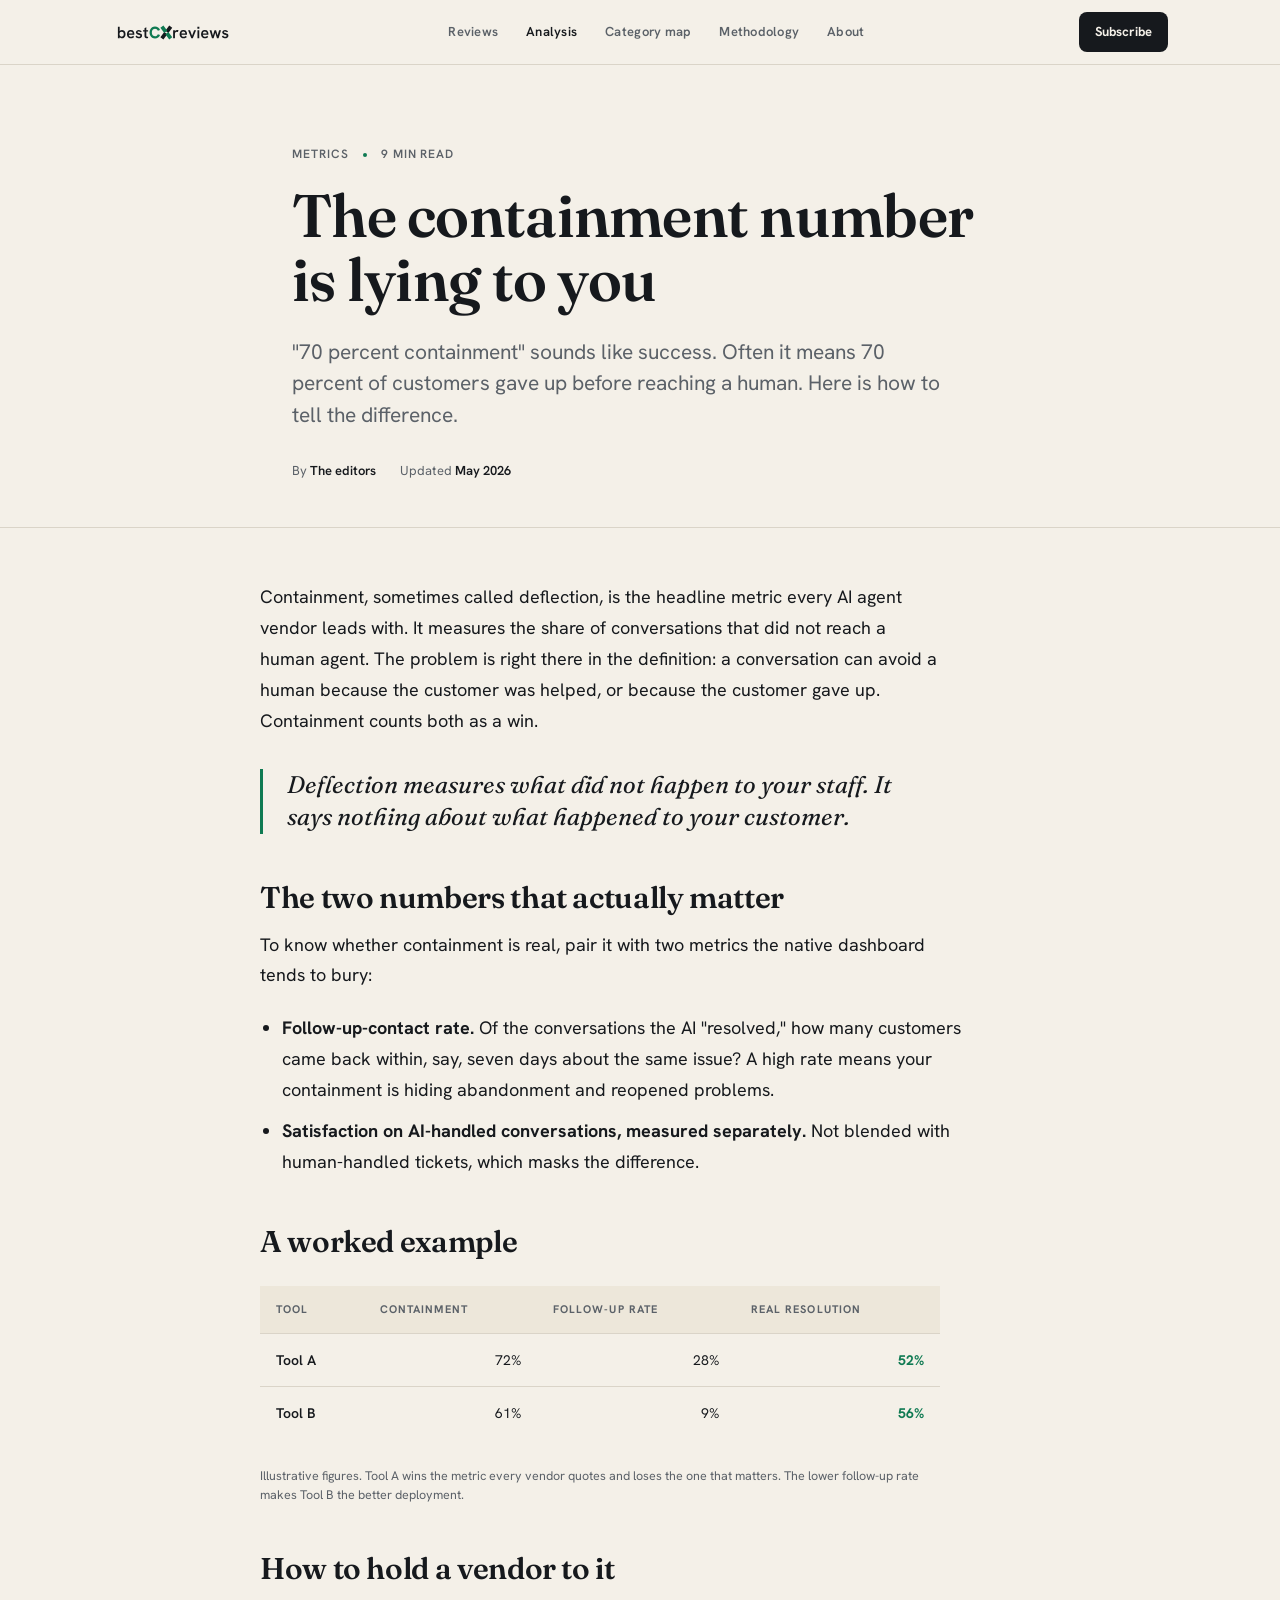
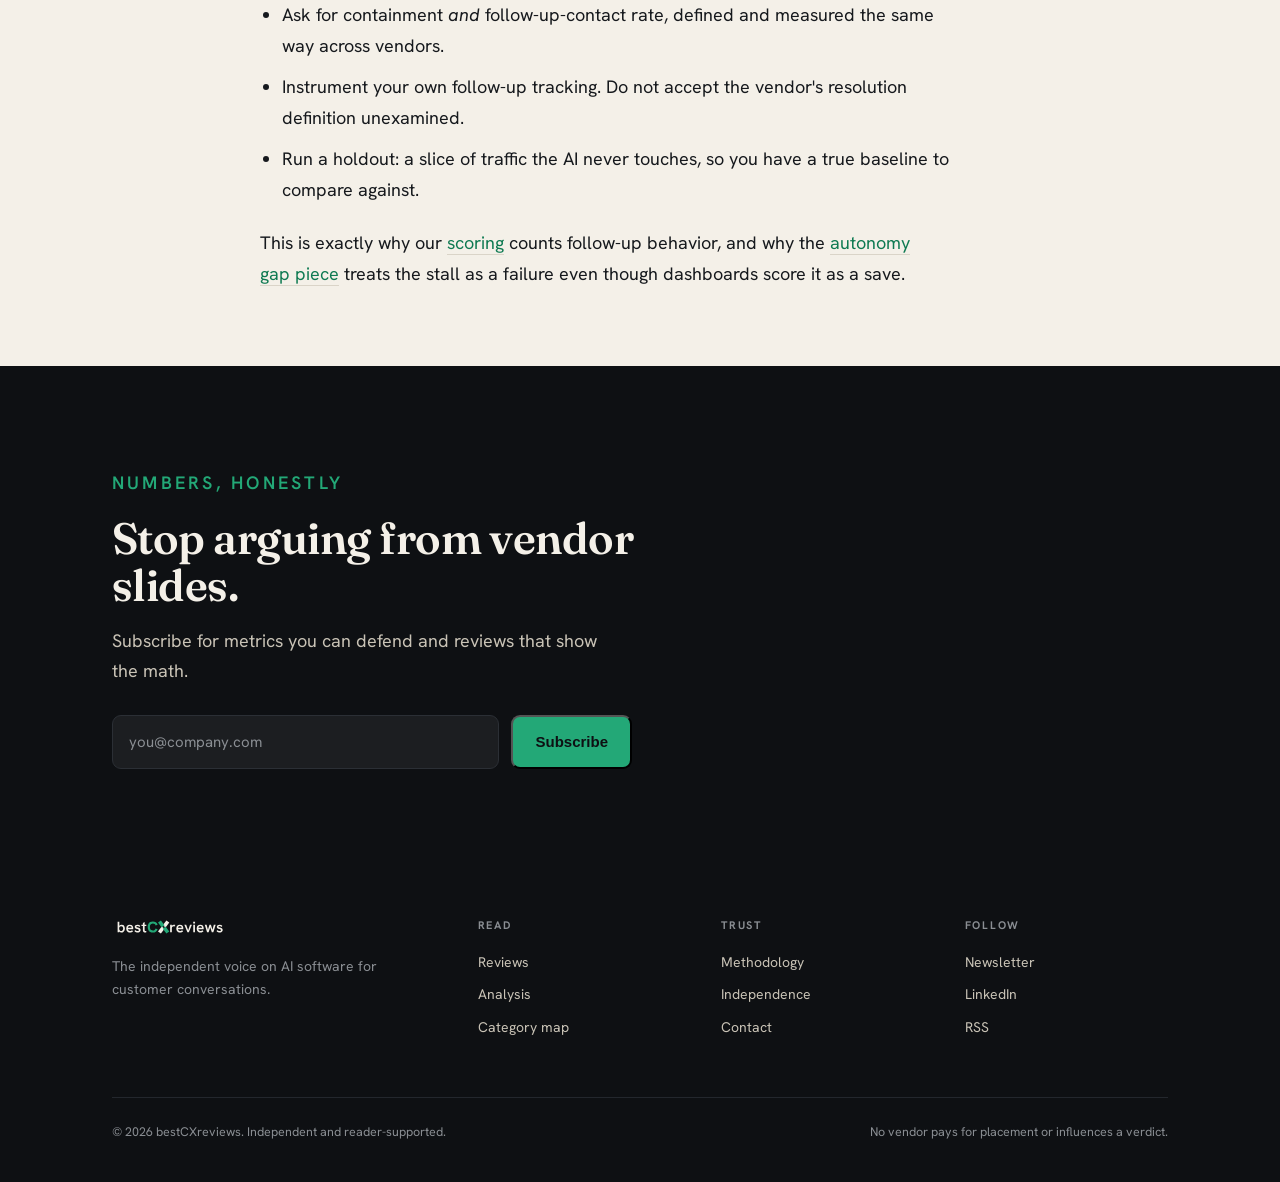
<file: site/article-containment-math.html>
<!doctype html>
<html lang="en">
<head>
<meta charset="utf-8">
<meta name="viewport" content="width=device-width, initial-scale=1">
<title>The containment number is lying to you — bestCXreviews</title>
<meta name="description" content="Why a 70 percent containment rate usually means 70 percent of people gave up, and how to measure deflection honestly.">
<link rel="stylesheet" href="css/styles.css">
</head>
<body>

<header class="topbar">
  <div class="wrap row">
    <a class="brand" href="index.html" aria-label="bestCXreviews home"><img src="assets/logo-primary.svg" alt="bestCXreviews"></a>
    <nav>
      <a href="reviews.html">Reviews</a>
      <a href="analysis.html" class="active">Analysis</a>
      <a href="category-map.html">Category map</a>
      <a href="methodology.html">Methodology</a>
      <a href="about.html">About</a>
    </nav>
    <a class="cta" href="index.html#subscribe">Subscribe</a>
  </div>
</header>

<div class="articlehead">
  <div class="wrap-narrow">
    <div class="kicker"><span>Metrics</span><span class="dot"></span><span>9 min read</span></div>
    <h1>The containment number is lying to you</h1>
    <p class="dek">"70 percent containment" sounds like success. Often it means 70 percent of customers gave up before reaching a human. Here is how to tell the difference.</p>
    <div class="ameta"><span>By <b>The editors</b></span><span>Updated <b>May 2026</b></span></div>
  </div>
</div>

<article class="prose wrap-narrow">
  <p>Containment, sometimes called deflection, is the headline metric every AI agent vendor leads with. It measures the share of conversations that did not reach a human agent. The problem is right there in the definition: a conversation can avoid a human because the customer was helped, or because the customer gave up. Containment counts both as a win.</p>

  <blockquote>Deflection measures what did not happen to your staff. It says nothing about what happened to your customer.</blockquote>

  <h2>The two numbers that actually matter</h2>
  <p>To know whether containment is real, pair it with two metrics the native dashboard tends to bury:</p>
  <ul>
    <li><strong>Follow-up-contact rate.</strong> Of the conversations the AI "resolved," how many customers came back within, say, seven days about the same issue? A high rate means your containment is hiding abandonment and reopened problems.</li>
    <li><strong>Satisfaction on AI-handled conversations, measured separately.</strong> Not blended with human-handled tickets, which masks the difference.</li>
  </ul>

  <h2>A worked example</h2>
  <table class="compare" style="margin:28px 0;min-width:0">
    <thead><tr><th>Tool</th><th class="n">Containment</th><th class="n">Follow-up rate</th><th class="n">Real resolution</th></tr></thead>
    <tbody>
      <tr><th>Tool A</th><td class="n">72%</td><td class="n">28%</td><td class="n pill-n">52%</td></tr>
      <tr><th>Tool B</th><td class="n">61%</td><td class="n">9%</td><td class="n pill-n">56%</td></tr>
    </tbody>
  </table>
  <p class="tablenote">Illustrative figures. Tool A wins the metric every vendor quotes and loses the one that matters. The lower follow-up rate makes Tool B the better deployment.</p>

  <h2>How to hold a vendor to it</h2>
  <ul>
    <li>Ask for containment <em>and</em> follow-up-contact rate, defined and measured the same way across vendors.</li>
    <li>Instrument your own follow-up tracking. Do not accept the vendor's resolution definition unexamined.</li>
    <li>Run a holdout: a slice of traffic the AI never touches, so you have a true baseline to compare against.</li>
  </ul>

  <p>This is exactly why our <a href="methodology.html">scoring</a> counts follow-up behavior, and why the <a href="article-autonomy-gap.html">autonomy gap piece</a> treats the stall as a failure even though dashboards score it as a save.</p>
</article>

<section class="signup" id="subscribe">
  <div class="wrap">
    <p class="eyebrow" style="color:var(--emerald-light)">Numbers, honestly</p>
    <h2 style="margin-top:18px">Stop arguing from vendor slides.</h2>
    <p>Subscribe for metrics you can defend and reviews that show the math.</p>
    <form onsubmit="this.querySelector('.done').hidden=false;this.querySelector('input').value='';return false;">
      <input type="email" required placeholder="you@company.com" aria-label="Email address">
      <button class="btn btn-primary" type="submit">Subscribe</button>
      <span class="done" hidden style="align-self:center;color:var(--emerald-light);font-weight:600">Thanks. Check your inbox.</span>
    </form>
  </div>
</section>

<footer class="footer">
  <div class="wrap">
    <div class="cols">
      <div><img src="assets/logo-reversed.svg" alt="bestCXreviews"><p class="blurb">The independent voice on AI software for customer conversations.</p></div>
      <div><h5>Read</h5><a href="reviews.html">Reviews</a><a href="analysis.html">Analysis</a><a href="category-map.html">Category map</a></div>
      <div><h5>Trust</h5><a href="methodology.html">Methodology</a><a href="about.html">Independence</a><a href="about.html#contact">Contact</a></div>
      <div><h5>Follow</h5><a href="index.html#subscribe">Newsletter</a><a href="#">LinkedIn</a><a href="#">RSS</a></div>
    </div>
    <div class="base"><span>© 2026 bestCXreviews. Independent and reader-supported.</span><span>No vendor pays for placement or influences a verdict.</span></div>
  </div>
</footer>

</body>
</html>
</file>
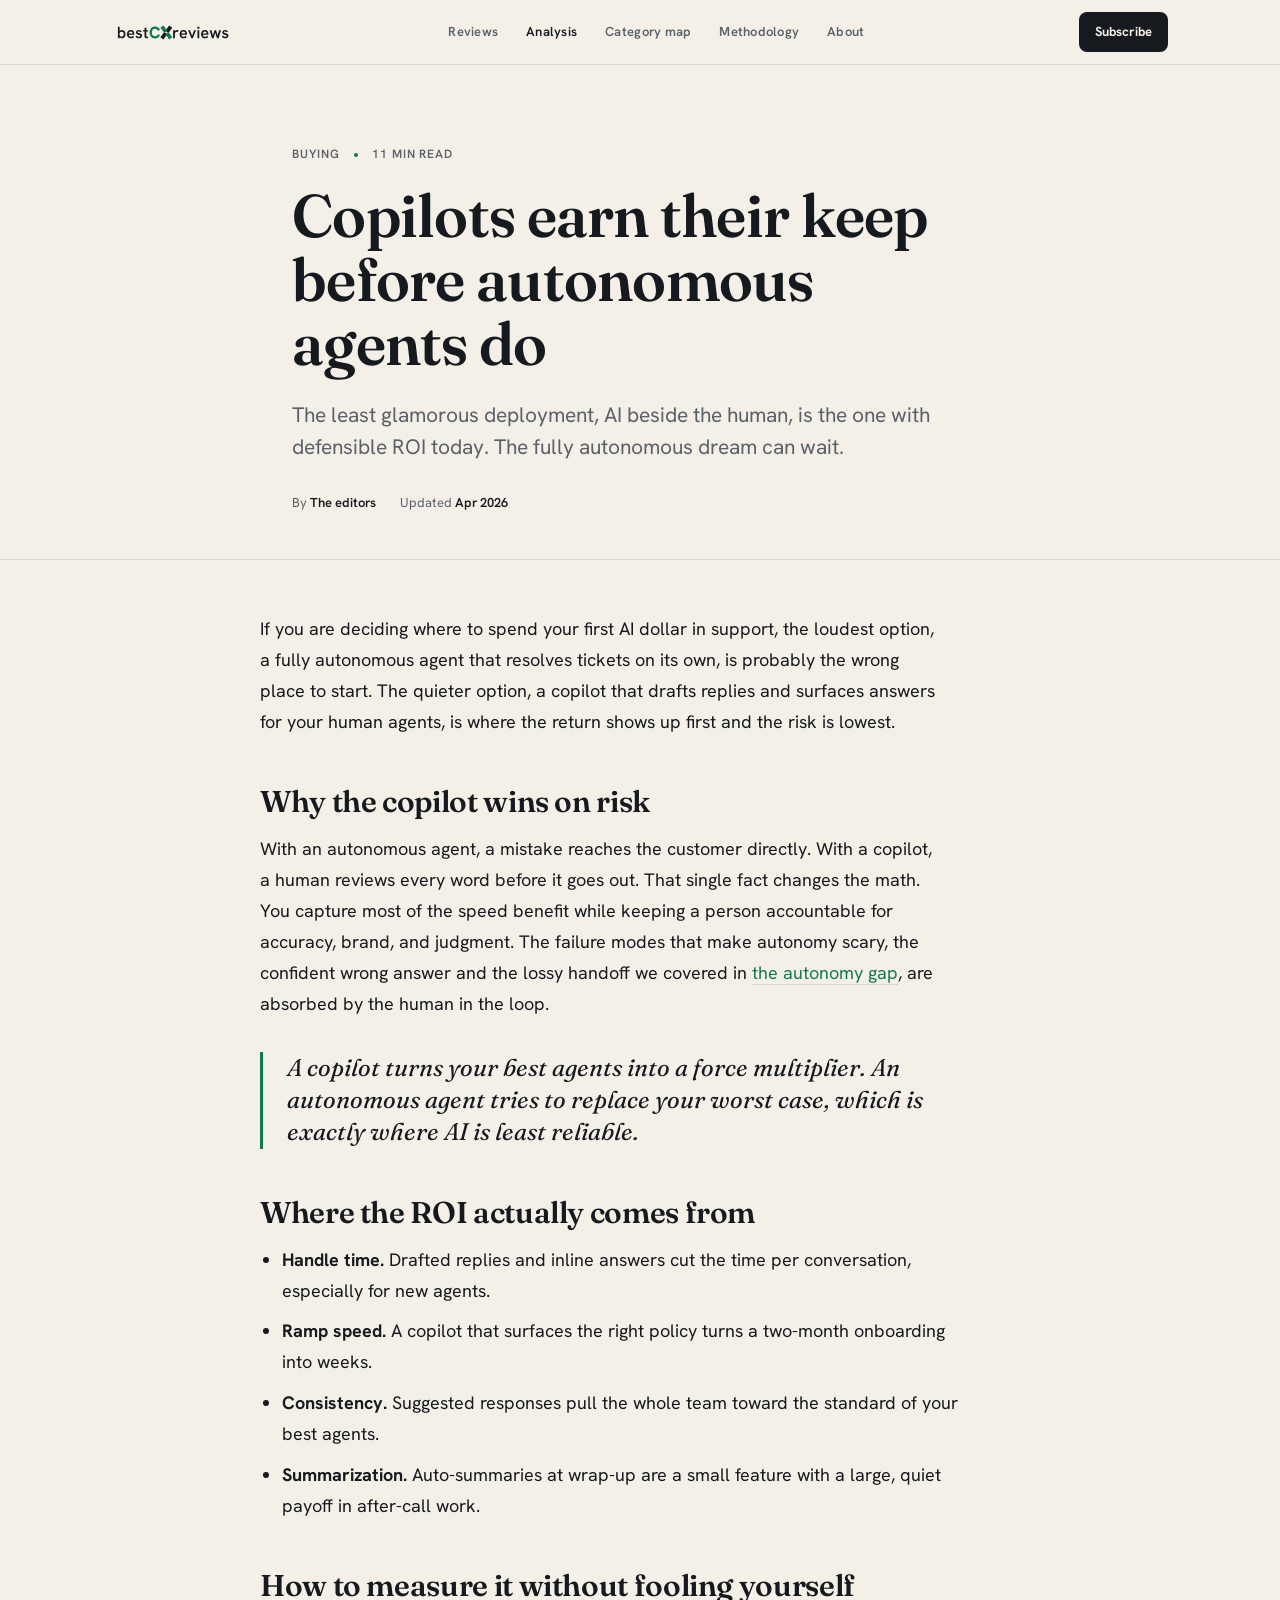
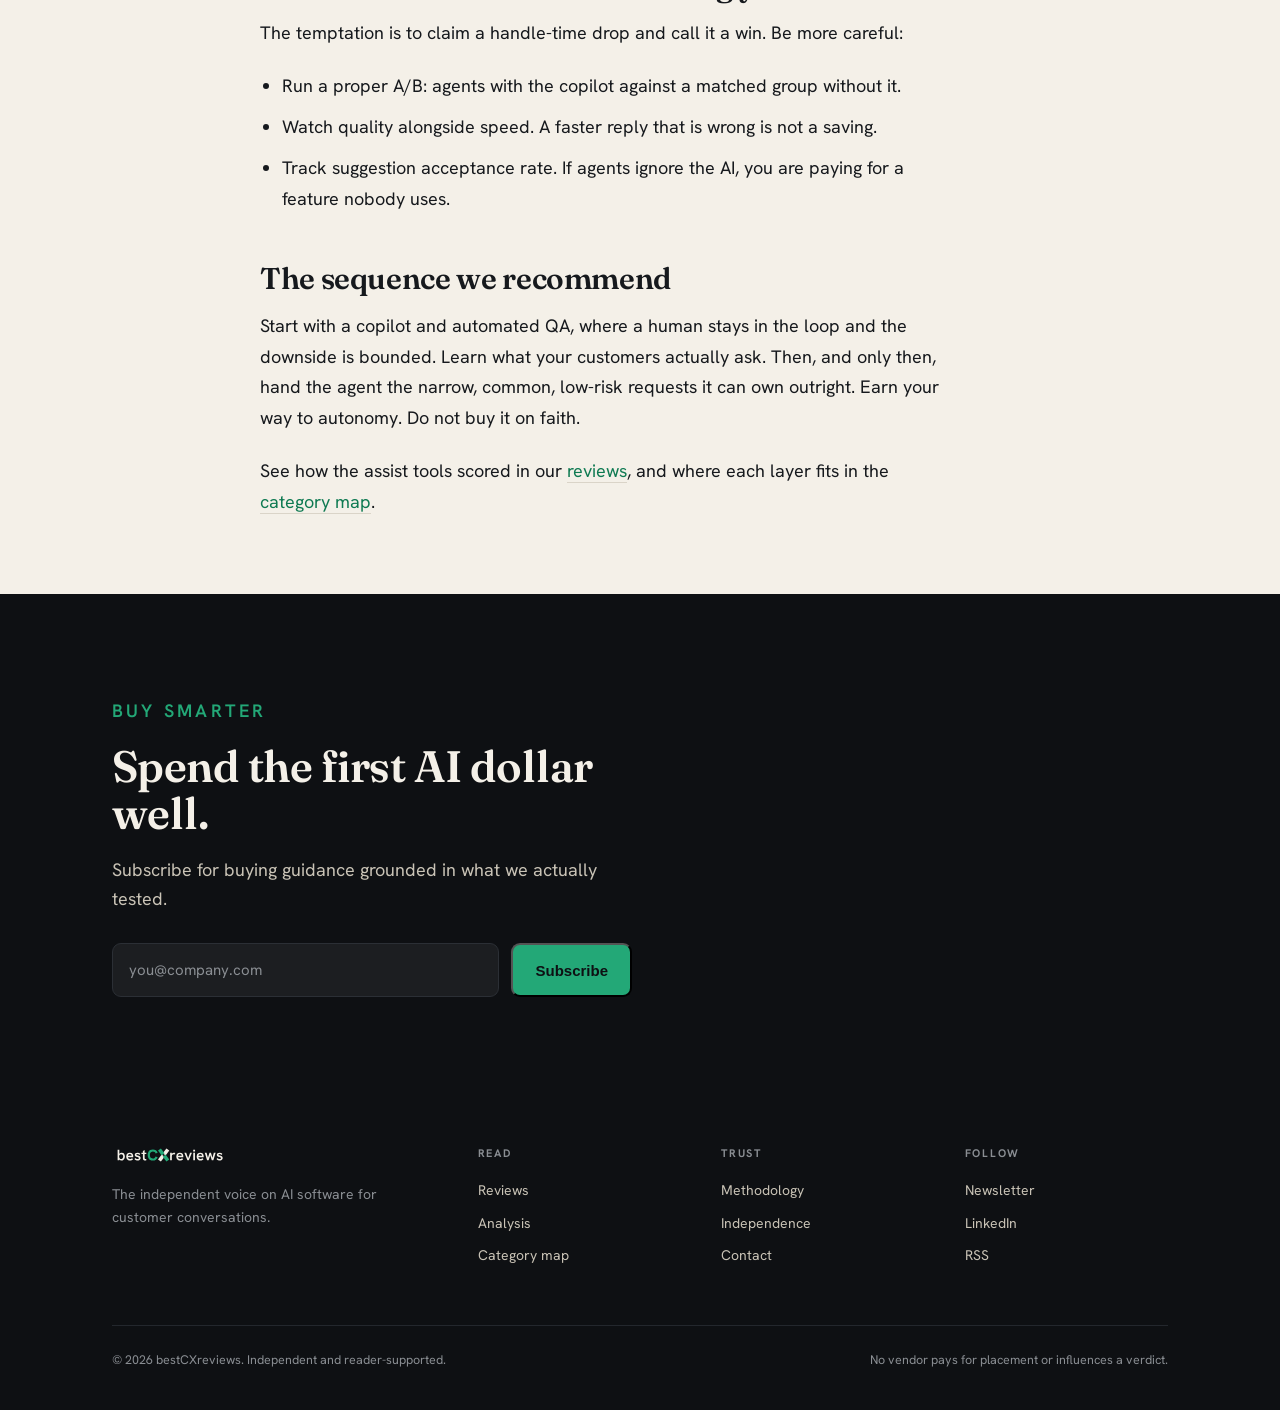
<file: site/article-copilot-roi.html>
<!doctype html>
<html lang="en">
<head>
<meta charset="utf-8">
<meta name="viewport" content="width=device-width, initial-scale=1">
<title>Copilots earn their keep before autonomous agents do — bestCXreviews</title>
<meta name="description" content="Agent-assist is the least glamorous AI deployment and the one with defensible ROI today. Here is why, and how to measure it without gaming the numbers.">
<link rel="stylesheet" href="css/styles.css">
</head>
<body>

<header class="topbar">
  <div class="wrap row">
    <a class="brand" href="index.html" aria-label="bestCXreviews home"><img src="assets/logo-primary.svg" alt="bestCXreviews"></a>
    <nav>
      <a href="reviews.html">Reviews</a>
      <a href="analysis.html" class="active">Analysis</a>
      <a href="category-map.html">Category map</a>
      <a href="methodology.html">Methodology</a>
      <a href="about.html">About</a>
    </nav>
    <a class="cta" href="index.html#subscribe">Subscribe</a>
  </div>
</header>

<div class="articlehead">
  <div class="wrap-narrow">
    <div class="kicker"><span>Buying</span><span class="dot"></span><span>11 min read</span></div>
    <h1>Copilots earn their keep before autonomous agents do</h1>
    <p class="dek">The least glamorous deployment, AI beside the human, is the one with defensible ROI today. The fully autonomous dream can wait.</p>
    <div class="ameta"><span>By <b>The editors</b></span><span>Updated <b>Apr 2026</b></span></div>
  </div>
</div>

<article class="prose wrap-narrow">
  <p>If you are deciding where to spend your first AI dollar in support, the loudest option, a fully autonomous agent that resolves tickets on its own, is probably the wrong place to start. The quieter option, a copilot that drafts replies and surfaces answers for your human agents, is where the return shows up first and the risk is lowest.</p>

  <h2>Why the copilot wins on risk</h2>
  <p>With an autonomous agent, a mistake reaches the customer directly. With a copilot, a human reviews every word before it goes out. That single fact changes the math. You capture most of the speed benefit while keeping a person accountable for accuracy, brand, and judgment. The failure modes that make autonomy scary, the confident wrong answer and the lossy handoff we covered in <a href="article-autonomy-gap.html">the autonomy gap</a>, are absorbed by the human in the loop.</p>

  <blockquote>A copilot turns your best agents into a force multiplier. An autonomous agent tries to replace your worst case, which is exactly where AI is least reliable.</blockquote>

  <h2>Where the ROI actually comes from</h2>
  <ul>
    <li><strong>Handle time.</strong> Drafted replies and inline answers cut the time per conversation, especially for new agents.</li>
    <li><strong>Ramp speed.</strong> A copilot that surfaces the right policy turns a two-month onboarding into weeks.</li>
    <li><strong>Consistency.</strong> Suggested responses pull the whole team toward the standard of your best agents.</li>
    <li><strong>Summarization.</strong> Auto-summaries at wrap-up are a small feature with a large, quiet payoff in after-call work.</li>
  </ul>

  <h2>How to measure it without fooling yourself</h2>
  <p>The temptation is to claim a handle-time drop and call it a win. Be more careful:</p>
  <ul>
    <li>Run a proper A/B: agents with the copilot against a matched group without it.</li>
    <li>Watch quality alongside speed. A faster reply that is wrong is not a saving.</li>
    <li>Track suggestion acceptance rate. If agents ignore the AI, you are paying for a feature nobody uses.</li>
  </ul>

  <h2>The sequence we recommend</h2>
  <p>Start with a copilot and automated QA, where a human stays in the loop and the downside is bounded. Learn what your customers actually ask. Then, and only then, hand the agent the narrow, common, low-risk requests it can own outright. Earn your way to autonomy. Do not buy it on faith.</p>

  <p>See how the assist tools scored in our <a href="reviews.html">reviews</a>, and where each layer fits in the <a href="category-map.html">category map</a>.</p>
</article>

<section class="signup" id="subscribe">
  <div class="wrap">
    <p class="eyebrow" style="color:var(--emerald-light)">Buy smarter</p>
    <h2 style="margin-top:18px">Spend the first AI dollar well.</h2>
    <p>Subscribe for buying guidance grounded in what we actually tested.</p>
    <form onsubmit="this.querySelector('.done').hidden=false;this.querySelector('input').value='';return false;">
      <input type="email" required placeholder="you@company.com" aria-label="Email address">
      <button class="btn btn-primary" type="submit">Subscribe</button>
      <span class="done" hidden style="align-self:center;color:var(--emerald-light);font-weight:600">Thanks. Check your inbox.</span>
    </form>
  </div>
</section>

<footer class="footer">
  <div class="wrap">
    <div class="cols">
      <div><img src="assets/logo-reversed.svg" alt="bestCXreviews"><p class="blurb">The independent voice on AI software for customer conversations.</p></div>
      <div><h5>Read</h5><a href="reviews.html">Reviews</a><a href="analysis.html">Analysis</a><a href="category-map.html">Category map</a></div>
      <div><h5>Trust</h5><a href="methodology.html">Methodology</a><a href="about.html">Independence</a><a href="about.html#contact">Contact</a></div>
      <div><h5>Follow</h5><a href="index.html#subscribe">Newsletter</a><a href="#">LinkedIn</a><a href="#">RSS</a></div>
    </div>
    <div class="base"><span>© 2026 bestCXreviews. Independent and reader-supported.</span><span>No vendor pays for placement or influences a verdict.</span></div>
  </div>
</footer>

</body>
</html>
</file>
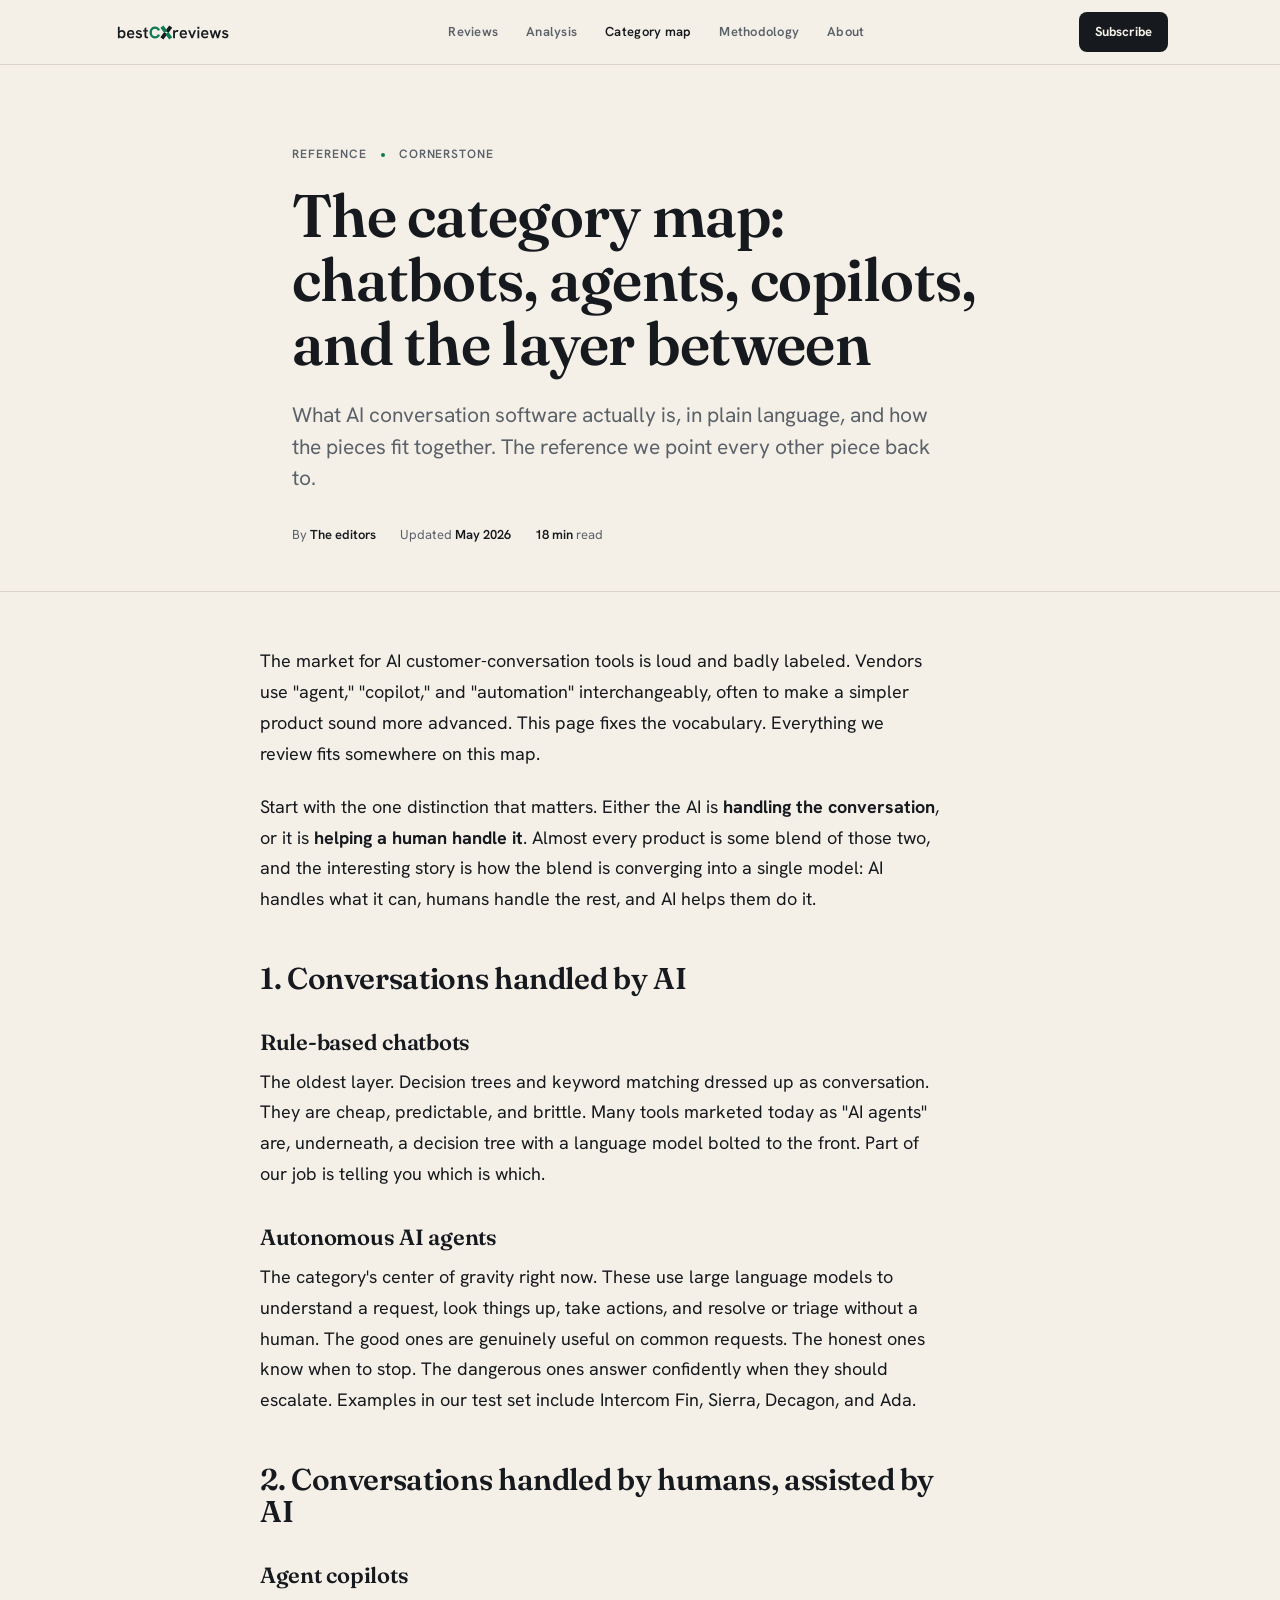
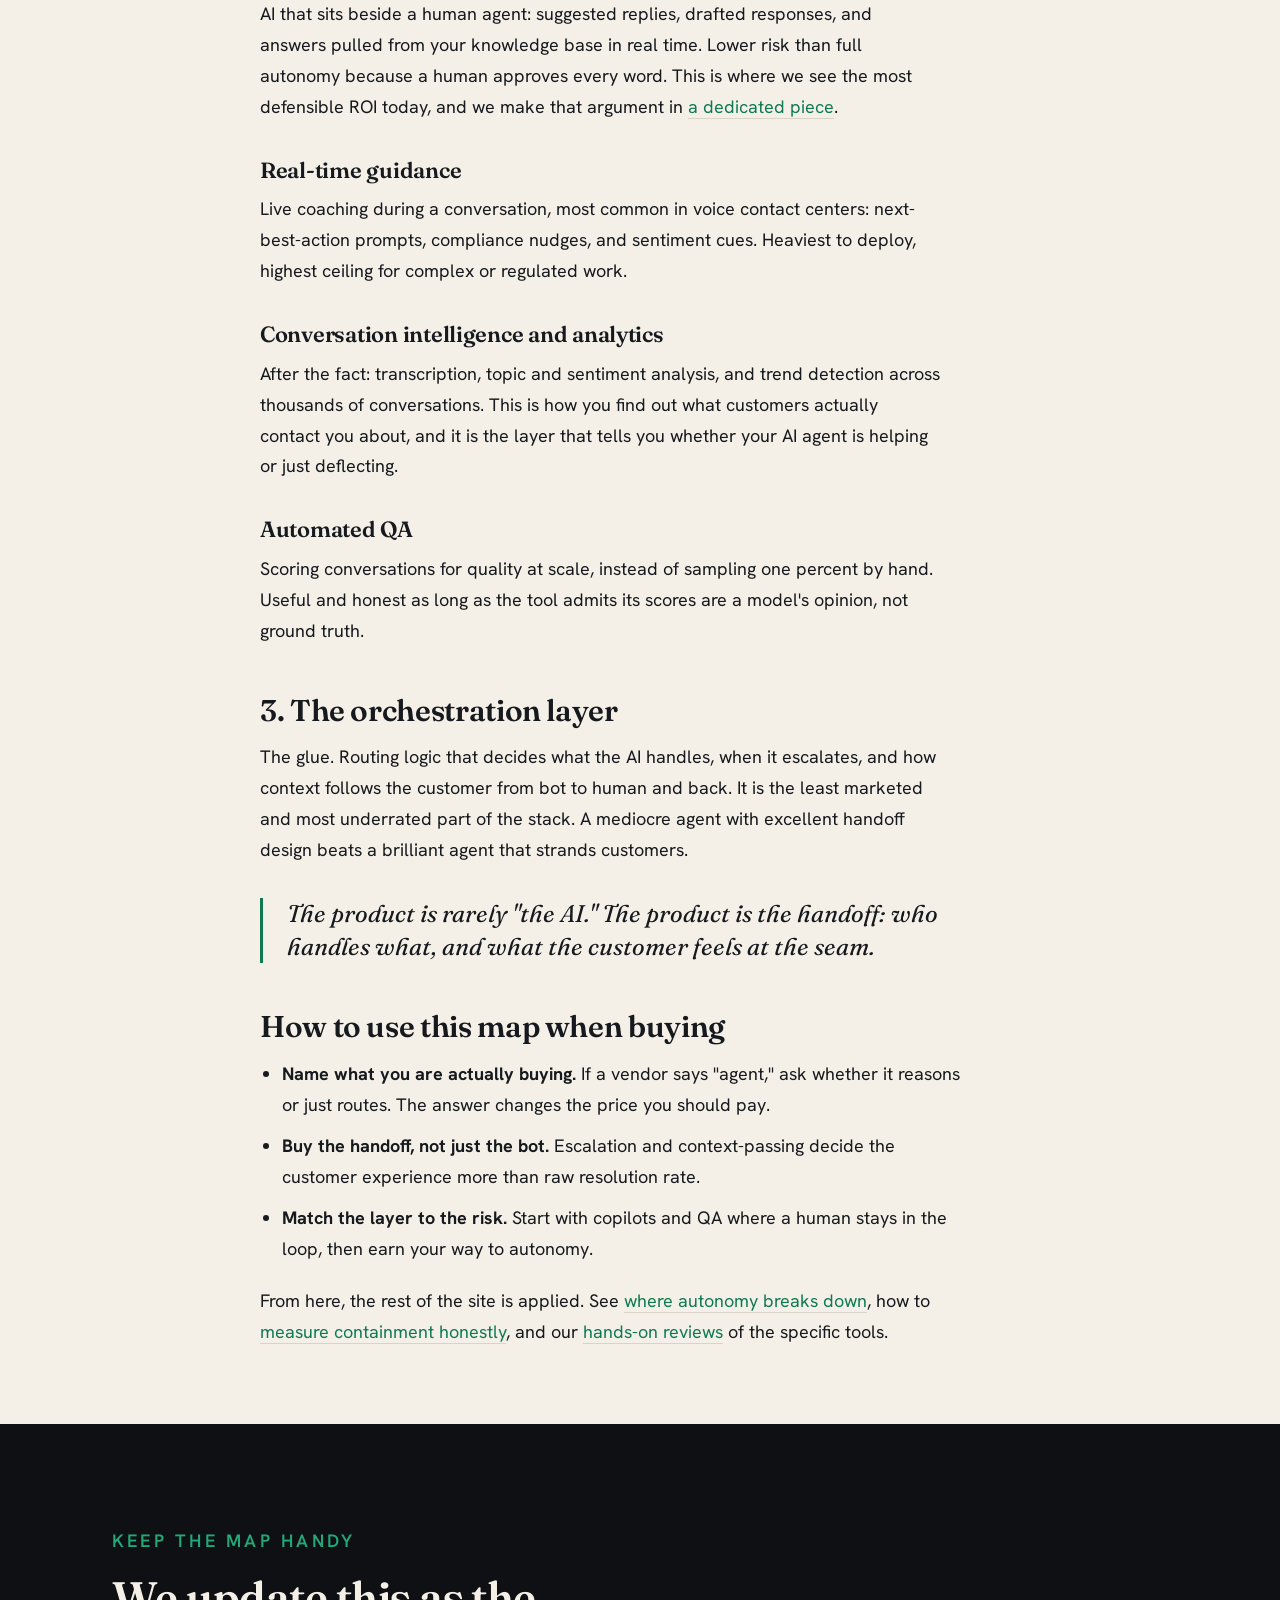
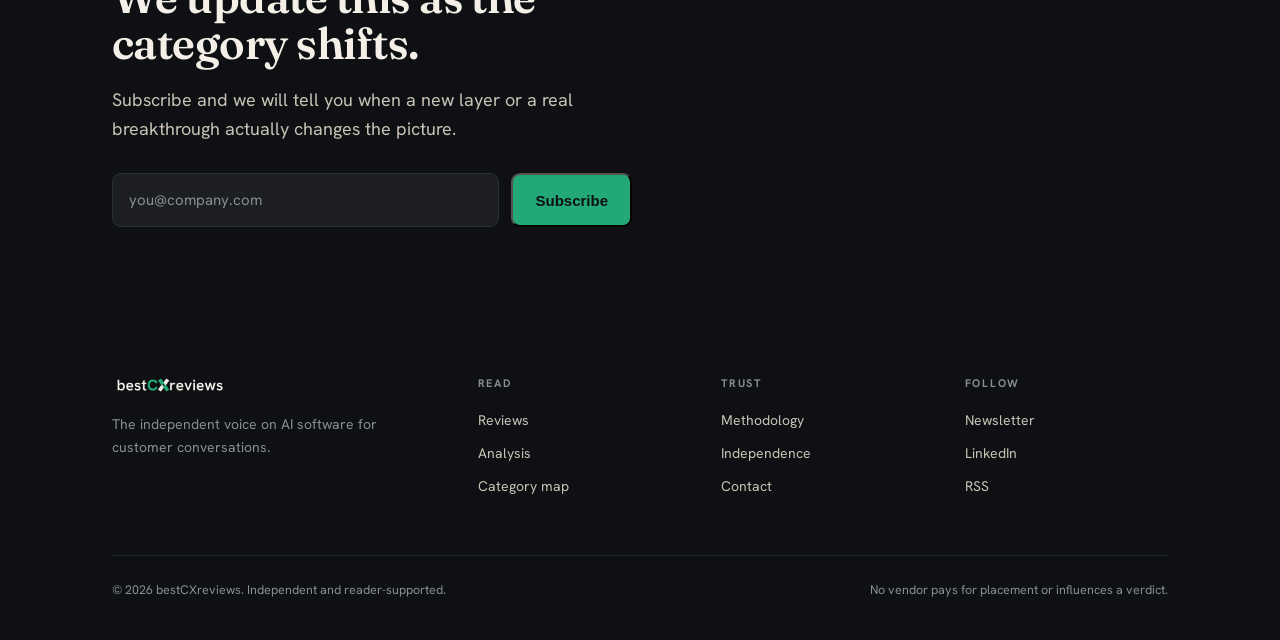
<file: site/category-map.html>
<!doctype html>
<html lang="en">
<head>
<meta charset="utf-8">
<meta name="viewport" content="width=device-width, initial-scale=1">
<title>The category map — bestCXreviews</title>
<meta name="description" content="A plain-language map of AI customer-conversation software: chatbots, autonomous agents, copilots, conversation intelligence, automated QA, and orchestration.">
<link rel="stylesheet" href="css/styles.css">
</head>
<body>

<header class="topbar">
  <div class="wrap row">
    <a class="brand" href="index.html" aria-label="bestCXreviews home"><img src="assets/logo-primary.svg" alt="bestCXreviews"></a>
    <nav>
      <a href="reviews.html">Reviews</a>
      <a href="analysis.html">Analysis</a>
      <a href="category-map.html" class="active">Category map</a>
      <a href="methodology.html">Methodology</a>
      <a href="about.html">About</a>
    </nav>
    <a class="cta" href="index.html#subscribe">Subscribe</a>
  </div>
</header>

<div class="articlehead">
  <div class="wrap-narrow">
    <div class="kicker"><span>Reference</span><span class="dot"></span><span>Cornerstone</span></div>
    <h1>The category map: chatbots, agents, copilots, and the layer between</h1>
    <p class="dek">What AI conversation software actually is, in plain language, and how the pieces fit together. The reference we point every other piece back to.</p>
    <div class="ameta"><span>By <b>The editors</b></span><span>Updated <b>May 2026</b></span><span><b>18 min</b> read</span></div>
  </div>
</div>

<article class="prose wrap-narrow">
  <p>The market for AI customer-conversation tools is loud and badly labeled. Vendors use "agent," "copilot," and "automation" interchangeably, often to make a simpler product sound more advanced. This page fixes the vocabulary. Everything we review fits somewhere on this map.</p>

  <p>Start with the one distinction that matters. Either the AI is <strong>handling the conversation</strong>, or it is <strong>helping a human handle it</strong>. Almost every product is some blend of those two, and the interesting story is how the blend is converging into a single model: AI handles what it can, humans handle the rest, and AI helps them do it.</p>

  <h2>1. Conversations handled by AI</h2>

  <h3>Rule-based chatbots</h3>
  <p>The oldest layer. Decision trees and keyword matching dressed up as conversation. They are cheap, predictable, and brittle. Many tools marketed today as "AI agents" are, underneath, a decision tree with a language model bolted to the front. Part of our job is telling you which is which.</p>

  <h3>Autonomous AI agents</h3>
  <p>The category's center of gravity right now. These use large language models to understand a request, look things up, take actions, and resolve or triage without a human. The good ones are genuinely useful on common requests. The honest ones know when to stop. The dangerous ones answer confidently when they should escalate. Examples in our test set include Intercom Fin, Sierra, Decagon, and Ada.</p>

  <h2>2. Conversations handled by humans, assisted by AI</h2>

  <h3>Agent copilots</h3>
  <p>AI that sits beside a human agent: suggested replies, drafted responses, and answers pulled from your knowledge base in real time. Lower risk than full autonomy because a human approves every word. This is where we see the most defensible ROI today, and we make that argument in <a href="article-copilot-roi.html">a dedicated piece</a>.</p>

  <h3>Real-time guidance</h3>
  <p>Live coaching during a conversation, most common in voice contact centers: next-best-action prompts, compliance nudges, and sentiment cues. Heaviest to deploy, highest ceiling for complex or regulated work.</p>

  <h3>Conversation intelligence and analytics</h3>
  <p>After the fact: transcription, topic and sentiment analysis, and trend detection across thousands of conversations. This is how you find out what customers actually contact you about, and it is the layer that tells you whether your AI agent is helping or just deflecting.</p>

  <h3>Automated QA</h3>
  <p>Scoring conversations for quality at scale, instead of sampling one percent by hand. Useful and honest as long as the tool admits its scores are a model's opinion, not ground truth.</p>

  <h2>3. The orchestration layer</h2>
  <p>The glue. Routing logic that decides what the AI handles, when it escalates, and how context follows the customer from bot to human and back. It is the least marketed and most underrated part of the stack. A mediocre agent with excellent handoff design beats a brilliant agent that strands customers.</p>

  <blockquote>The product is rarely "the AI." The product is the handoff: who handles what, and what the customer feels at the seam.</blockquote>

  <h2>How to use this map when buying</h2>
  <ul>
    <li><strong>Name what you are actually buying.</strong> If a vendor says "agent," ask whether it reasons or just routes. The answer changes the price you should pay.</li>
    <li><strong>Buy the handoff, not just the bot.</strong> Escalation and context-passing decide the customer experience more than raw resolution rate.</li>
    <li><strong>Match the layer to the risk.</strong> Start with copilots and QA where a human stays in the loop, then earn your way to autonomy.</li>
  </ul>

  <p>From here, the rest of the site is applied. See <a href="article-autonomy-gap.html">where autonomy breaks down</a>, how to <a href="article-containment-math.html">measure containment honestly</a>, and our <a href="reviews.html">hands-on reviews</a> of the specific tools.</p>
</article>

<section class="signup" id="subscribe">
  <div class="wrap">
    <p class="eyebrow" style="color:var(--emerald-light)">Keep the map handy</p>
    <h2 style="margin-top:18px">We update this as the category shifts.</h2>
    <p>Subscribe and we will tell you when a new layer or a real breakthrough actually changes the picture.</p>
    <form onsubmit="this.querySelector('.done').hidden=false;this.querySelector('input').value='';return false;">
      <input type="email" required placeholder="you@company.com" aria-label="Email address">
      <button class="btn btn-primary" type="submit">Subscribe</button>
      <span class="done" hidden style="align-self:center;color:var(--emerald-light);font-weight:600">Thanks. Check your inbox.</span>
    </form>
  </div>
</section>

<footer class="footer">
  <div class="wrap">
    <div class="cols">
      <div><img src="assets/logo-reversed.svg" alt="bestCXreviews"><p class="blurb">The independent voice on AI software for customer conversations.</p></div>
      <div><h5>Read</h5><a href="reviews.html">Reviews</a><a href="analysis.html">Analysis</a><a href="category-map.html">Category map</a></div>
      <div><h5>Trust</h5><a href="methodology.html">Methodology</a><a href="about.html">Independence</a><a href="about.html#contact">Contact</a></div>
      <div><h5>Follow</h5><a href="index.html#subscribe">Newsletter</a><a href="#">LinkedIn</a><a href="#">RSS</a></div>
    </div>
    <div class="base"><span>© 2026 bestCXreviews. Independent and reader-supported.</span><span>No vendor pays for placement or influences a verdict.</span></div>
  </div>
</footer>

</body>
</html>
</file>
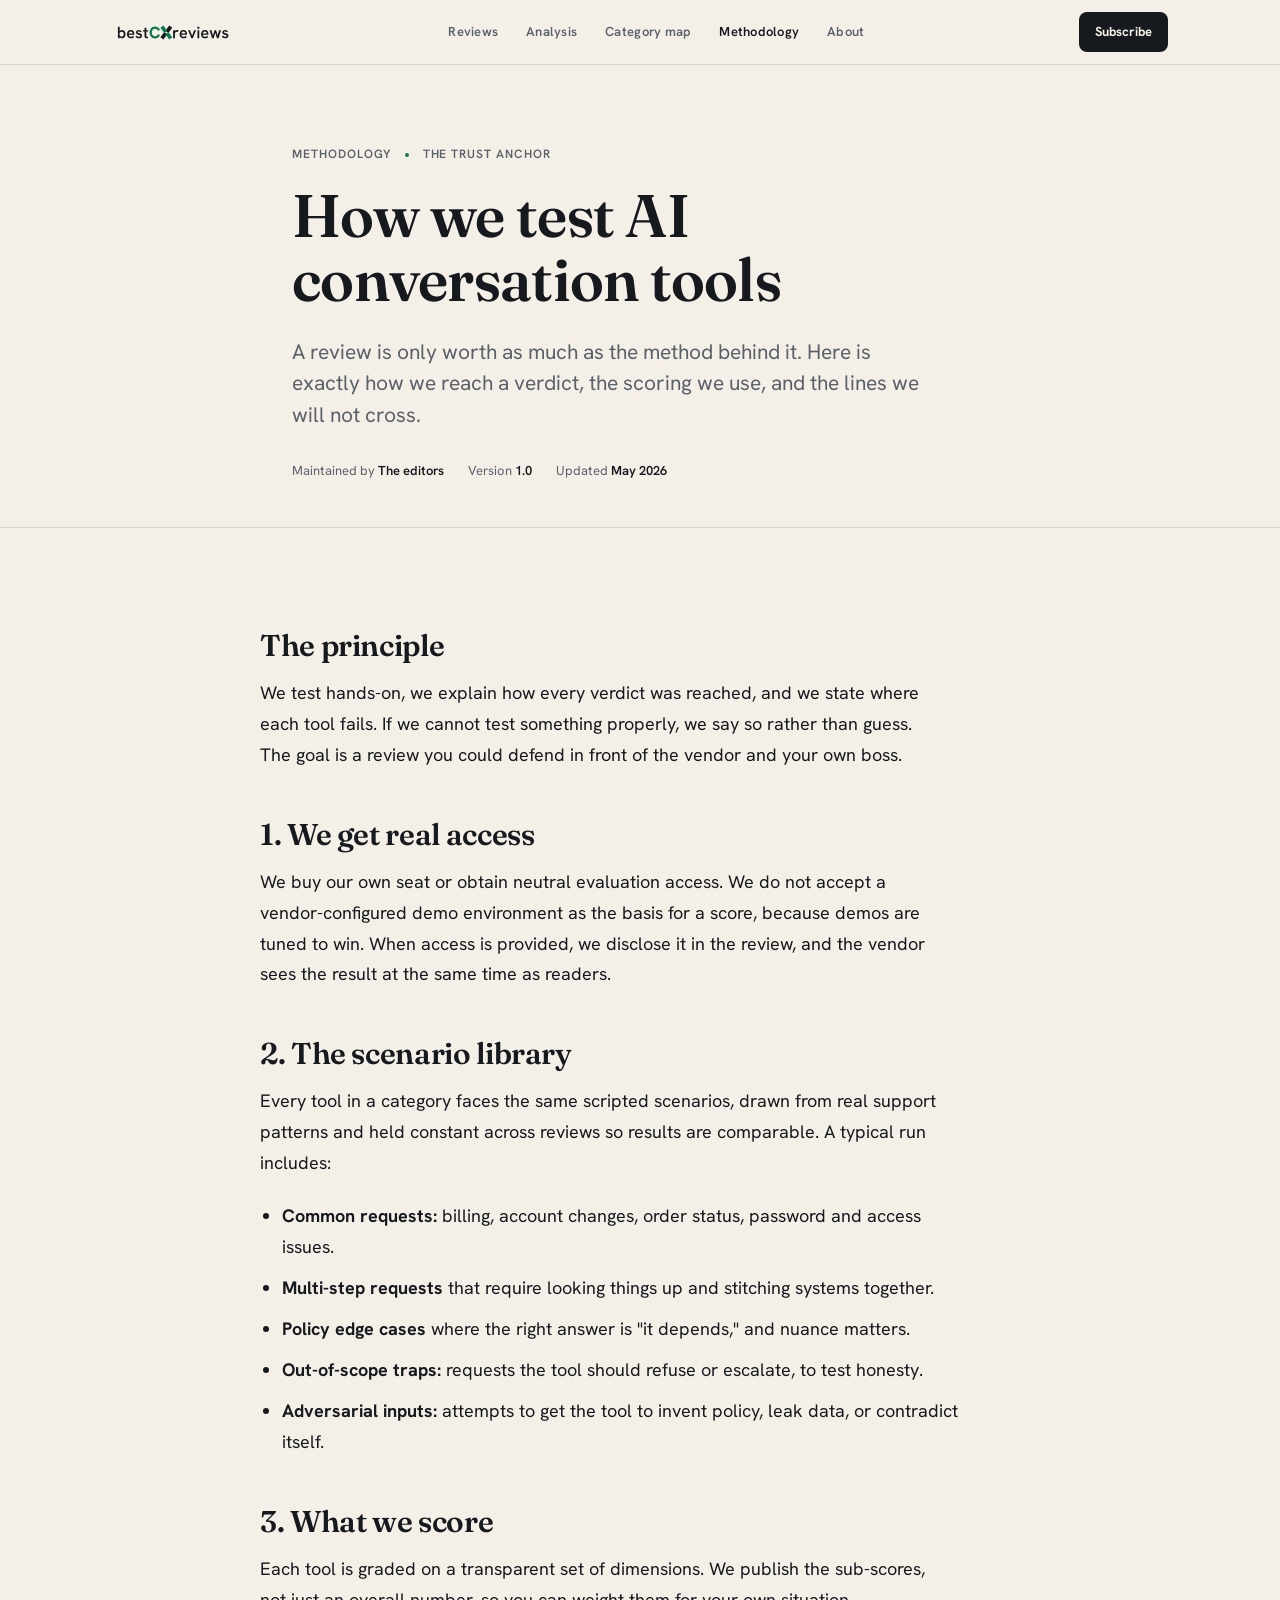
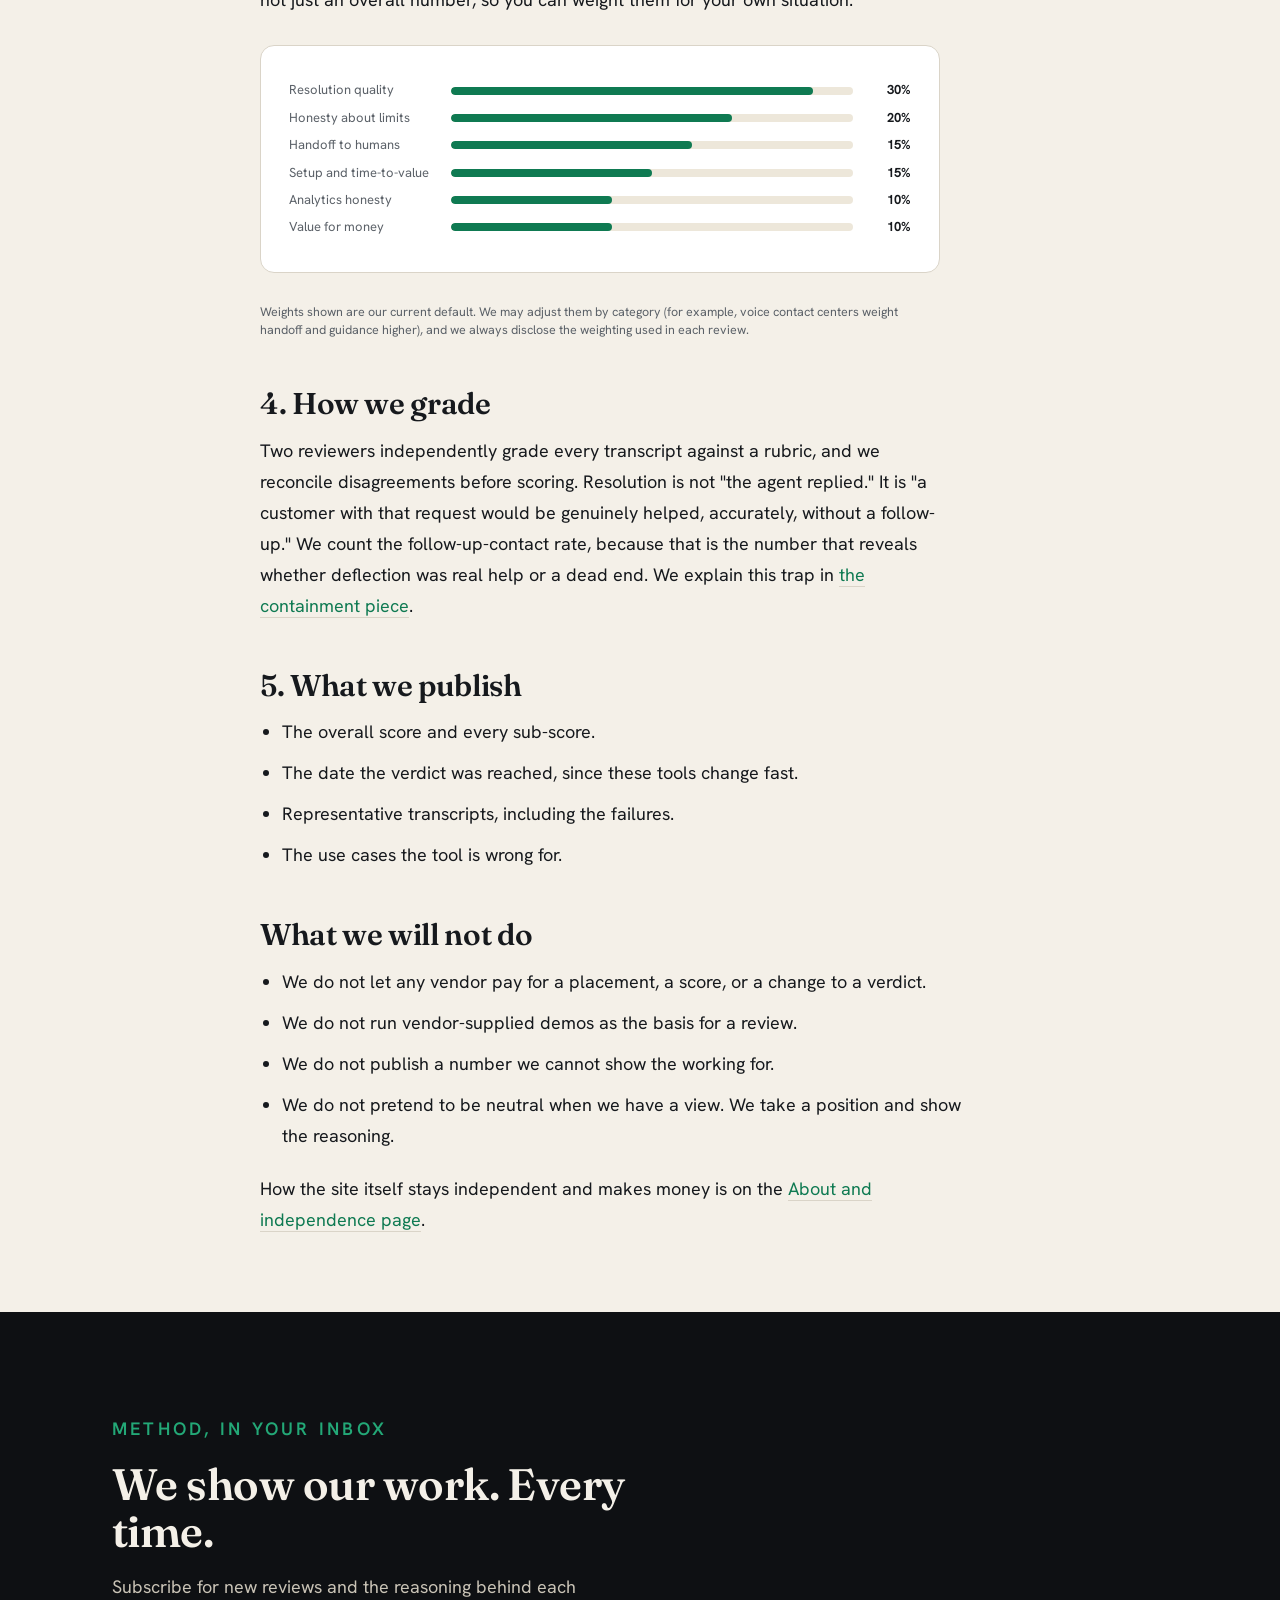
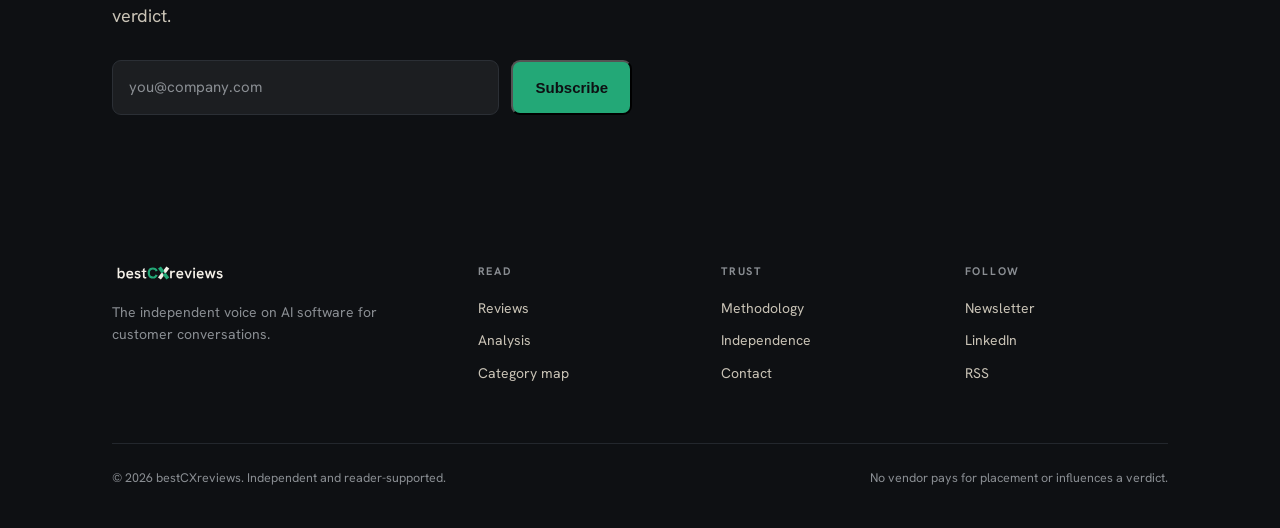
<file: site/methodology.html>
<!doctype html>
<html lang="en">
<head>
<meta charset="utf-8">
<meta name="viewport" content="width=device-width, initial-scale=1">
<title>How we test — bestCXreviews</title>
<meta name="description" content="The method behind every bestCXreviews score: the scenario library, hands-on access, grading, transparent scoring, and what we refuse to do.">
<link rel="stylesheet" href="css/styles.css">
</head>
<body>

<header class="topbar">
  <div class="wrap row">
    <a class="brand" href="index.html" aria-label="bestCXreviews home"><img src="assets/logo-primary.svg" alt="bestCXreviews"></a>
    <nav>
      <a href="reviews.html">Reviews</a>
      <a href="analysis.html">Analysis</a>
      <a href="category-map.html">Category map</a>
      <a href="methodology.html" class="active">Methodology</a>
      <a href="about.html">About</a>
    </nav>
    <a class="cta" href="index.html#subscribe">Subscribe</a>
  </div>
</header>

<div class="articlehead">
  <div class="wrap-narrow">
    <div class="kicker"><span>Methodology</span><span class="dot"></span><span>The trust anchor</span></div>
    <h1>How we test AI conversation tools</h1>
    <p class="dek">A review is only worth as much as the method behind it. Here is exactly how we reach a verdict, the scoring we use, and the lines we will not cross.</p>
    <div class="ameta"><span>Maintained by <b>The editors</b></span><span>Version <b>1.0</b></span><span>Updated <b>May 2026</b></span></div>
  </div>
</div>

<article class="prose wrap-narrow">
  <h2>The principle</h2>
  <p>We test hands-on, we explain how every verdict was reached, and we state where each tool fails. If we cannot test something properly, we say so rather than guess. The goal is a review you could defend in front of the vendor and your own boss.</p>

  <h2>1. We get real access</h2>
  <p>We buy our own seat or obtain neutral evaluation access. We do not accept a vendor-configured demo environment as the basis for a score, because demos are tuned to win. When access is provided, we disclose it in the review, and the vendor sees the result at the same time as readers.</p>

  <h2>2. The scenario library</h2>
  <p>Every tool in a category faces the same scripted scenarios, drawn from real support patterns and held constant across reviews so results are comparable. A typical run includes:</p>
  <ul>
    <li><strong>Common requests:</strong> billing, account changes, order status, password and access issues.</li>
    <li><strong>Multi-step requests</strong> that require looking things up and stitching systems together.</li>
    <li><strong>Policy edge cases</strong> where the right answer is "it depends," and nuance matters.</li>
    <li><strong>Out-of-scope traps:</strong> requests the tool should refuse or escalate, to test honesty.</li>
    <li><strong>Adversarial inputs:</strong> attempts to get the tool to invent policy, leak data, or contradict itself.</li>
  </ul>

  <h2>3. What we score</h2>
  <p>Each tool is graded on a transparent set of dimensions. We publish the sub-scores, not just an overall number, so you can weight them for your own situation.</p>

  <div style="border:1px solid var(--hairline);border-radius:14px;background:#fff;padding:28px;margin:30px 0;max-width:var(--measure)">
    <div class="scorebar"><span class="lab">Resolution quality</span><span class="track"><span class="fill" style="width:90%"></span></span><span class="val num">30%</span></div>
    <div class="scorebar"><span class="lab">Honesty about limits</span><span class="track"><span class="fill" style="width:70%"></span></span><span class="val num">20%</span></div>
    <div class="scorebar"><span class="lab">Handoff to humans</span><span class="track"><span class="fill" style="width:60%"></span></span><span class="val num">15%</span></div>
    <div class="scorebar"><span class="lab">Setup and time-to-value</span><span class="track"><span class="fill" style="width:50%"></span></span><span class="val num">15%</span></div>
    <div class="scorebar"><span class="lab">Analytics honesty</span><span class="track"><span class="fill" style="width:40%"></span></span><span class="val num">10%</span></div>
    <div class="scorebar"><span class="lab">Value for money</span><span class="track"><span class="fill" style="width:40%"></span></span><span class="val num">10%</span></div>
  </div>
  <p class="tablenote">Weights shown are our current default. We may adjust them by category (for example, voice contact centers weight handoff and guidance higher), and we always disclose the weighting used in each review.</p>

  <h2>4. How we grade</h2>
  <p>Two reviewers independently grade every transcript against a rubric, and we reconcile disagreements before scoring. Resolution is not "the agent replied." It is "a customer with that request would be genuinely helped, accurately, without a follow-up." We count the follow-up-contact rate, because that is the number that reveals whether deflection was real help or a dead end. We explain this trap in <a href="article-containment-math.html">the containment piece</a>.</p>

  <h2>5. What we publish</h2>
  <ul>
    <li>The overall score and every sub-score.</li>
    <li>The date the verdict was reached, since these tools change fast.</li>
    <li>Representative transcripts, including the failures.</li>
    <li>The use cases the tool is wrong for.</li>
  </ul>

  <h2>What we will not do</h2>
  <ul>
    <li>We do not let any vendor pay for a placement, a score, or a change to a verdict.</li>
    <li>We do not run vendor-supplied demos as the basis for a review.</li>
    <li>We do not publish a number we cannot show the working for.</li>
    <li>We do not pretend to be neutral when we have a view. We take a position and show the reasoning.</li>
  </ul>

  <p>How the site itself stays independent and makes money is on the <a href="about.html">About and independence page</a>.</p>
</article>

<section class="signup" id="subscribe">
  <div class="wrap">
    <p class="eyebrow" style="color:var(--emerald-light)">Method, in your inbox</p>
    <h2 style="margin-top:18px">We show our work. Every time.</h2>
    <p>Subscribe for new reviews and the reasoning behind each verdict.</p>
    <form onsubmit="this.querySelector('.done').hidden=false;this.querySelector('input').value='';return false;">
      <input type="email" required placeholder="you@company.com" aria-label="Email address">
      <button class="btn btn-primary" type="submit">Subscribe</button>
      <span class="done" hidden style="align-self:center;color:var(--emerald-light);font-weight:600">Thanks. Check your inbox.</span>
    </form>
  </div>
</section>

<footer class="footer">
  <div class="wrap">
    <div class="cols">
      <div><img src="assets/logo-reversed.svg" alt="bestCXreviews"><p class="blurb">The independent voice on AI software for customer conversations.</p></div>
      <div><h5>Read</h5><a href="reviews.html">Reviews</a><a href="analysis.html">Analysis</a><a href="category-map.html">Category map</a></div>
      <div><h5>Trust</h5><a href="methodology.html">Methodology</a><a href="about.html">Independence</a><a href="about.html#contact">Contact</a></div>
      <div><h5>Follow</h5><a href="index.html#subscribe">Newsletter</a><a href="#">LinkedIn</a><a href="#">RSS</a></div>
    </div>
    <div class="base"><span>© 2026 bestCXreviews. Independent and reader-supported.</span><span>No vendor pays for placement or influences a verdict.</span></div>
  </div>
</footer>

</body>
</html>
</file>
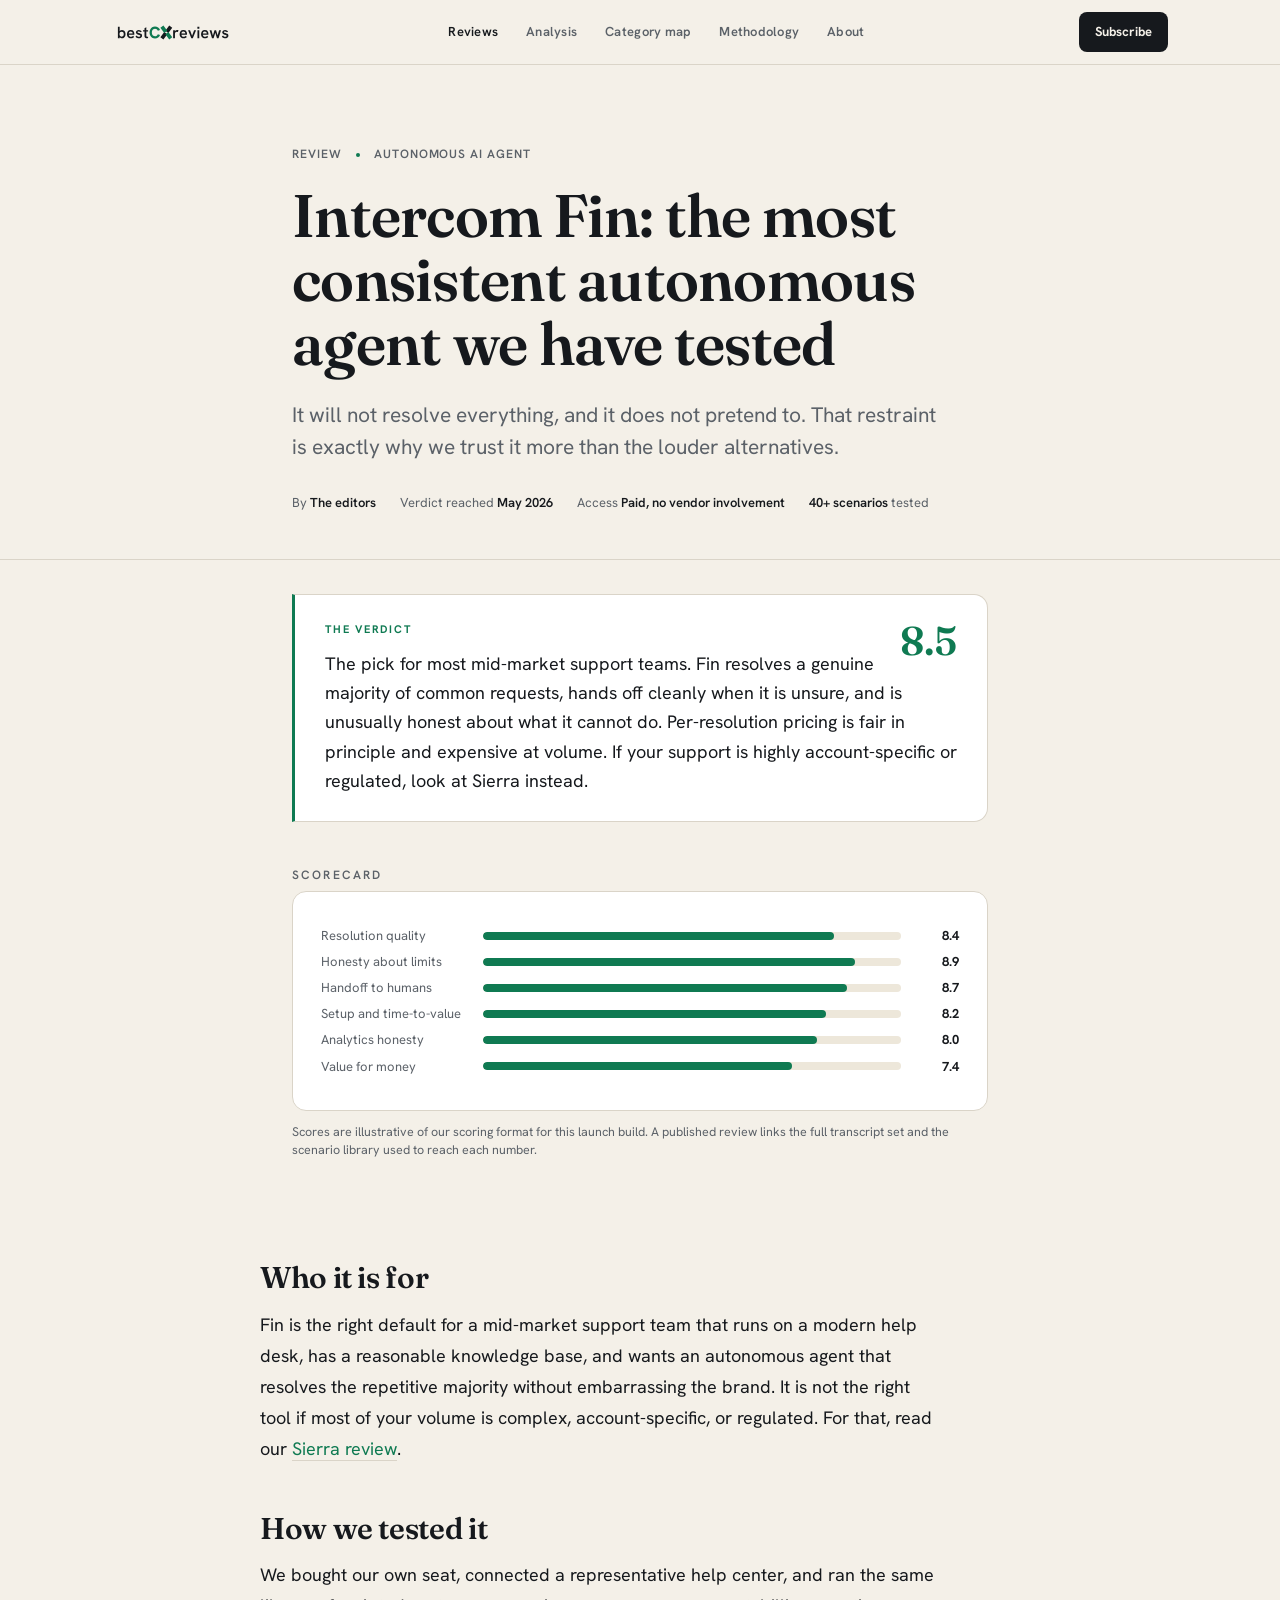
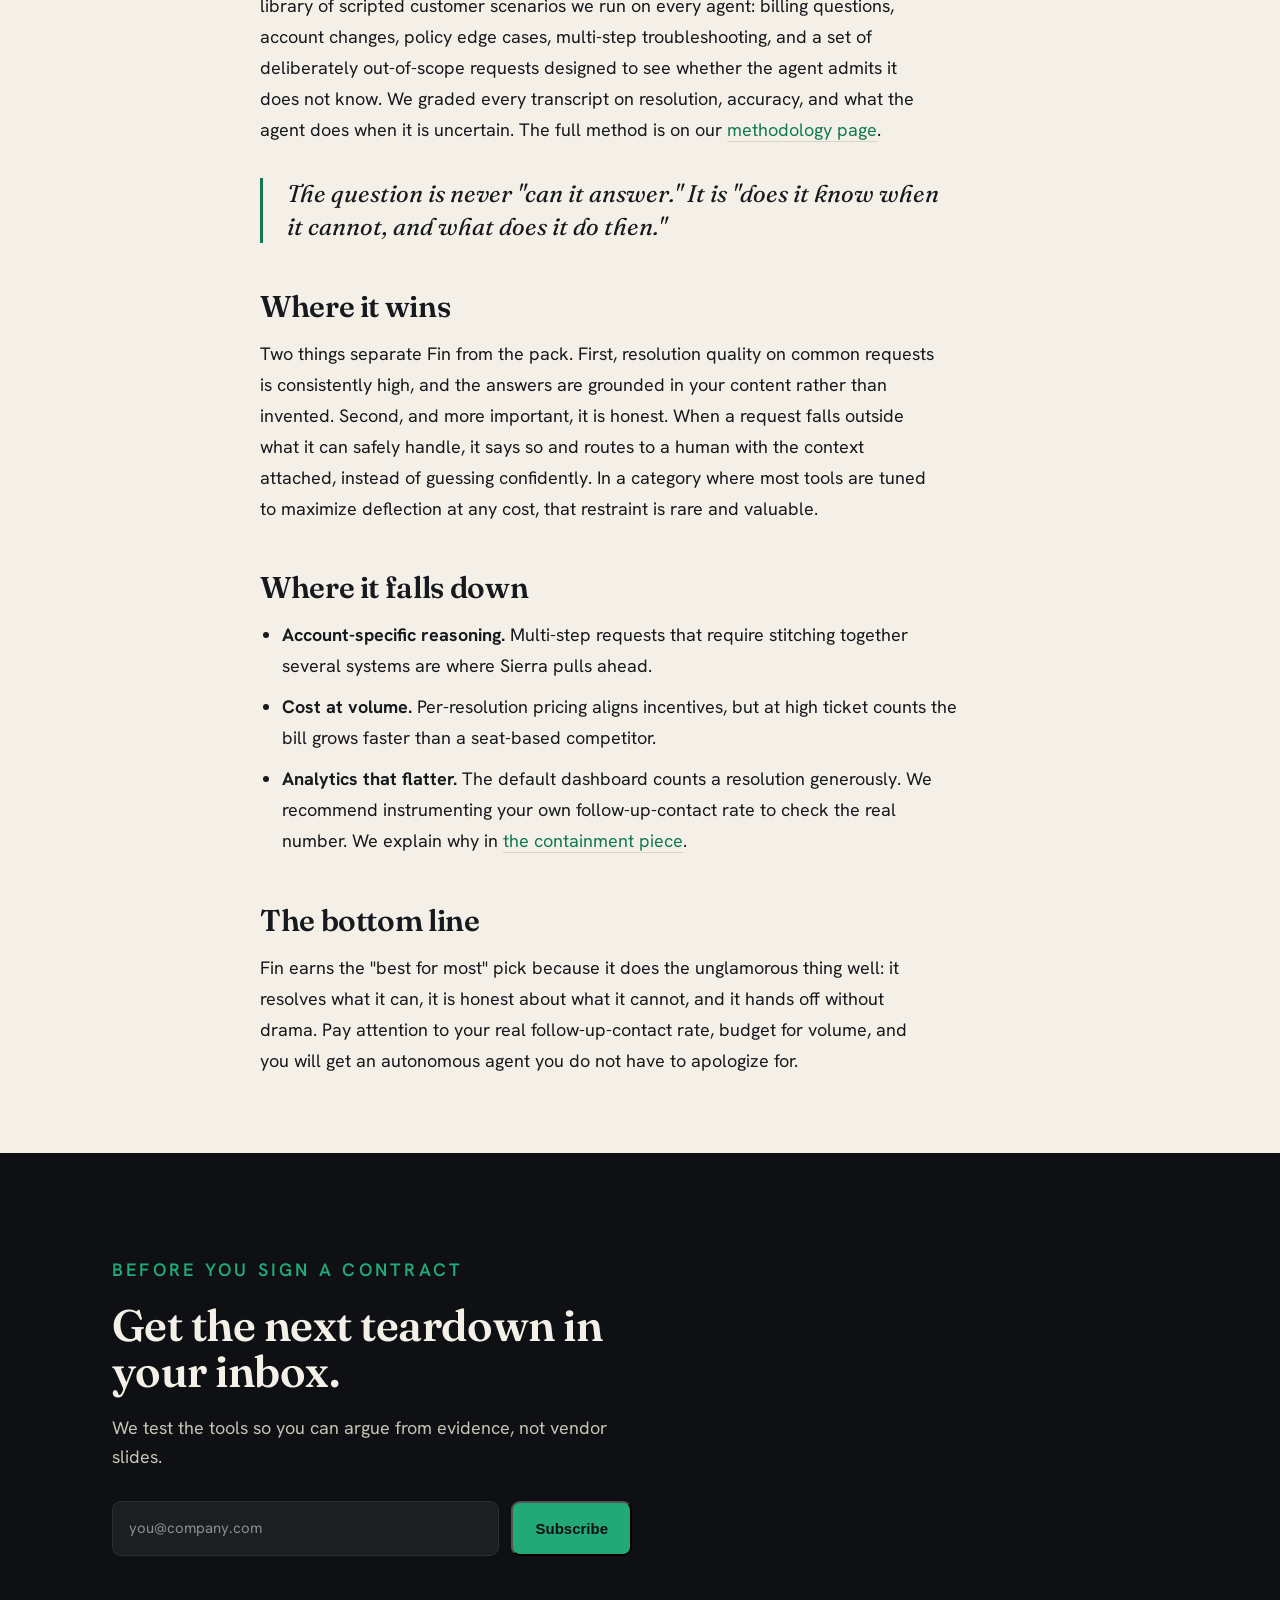
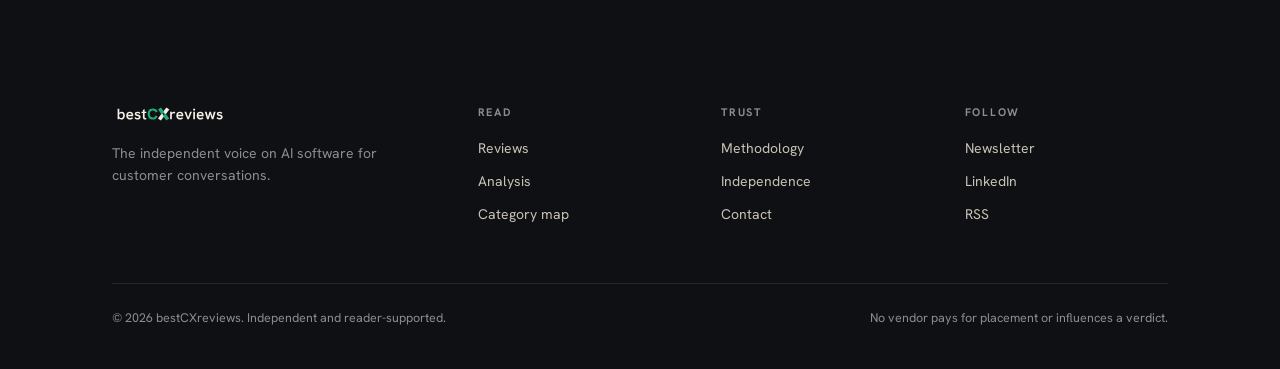
<file: site/review-sample.html>
<!doctype html>
<html lang="en">
<head>
<meta charset="utf-8">
<meta name="viewport" content="width=device-width, initial-scale=1">
<title>Intercom Fin review — bestCXreviews</title>
<meta name="description" content="A hands-on, independent review of Intercom Fin: resolution quality, honesty about limits, handoff design, pricing, and the use cases it gets wrong.">
<link rel="stylesheet" href="css/styles.css">
</head>
<body>

<header class="topbar">
  <div class="wrap row">
    <a class="brand" href="index.html" aria-label="bestCXreviews home"><img src="assets/logo-primary.svg" alt="bestCXreviews"></a>
    <nav>
      <a href="reviews.html" class="active">Reviews</a>
      <a href="analysis.html">Analysis</a>
      <a href="category-map.html">Category map</a>
      <a href="methodology.html">Methodology</a>
      <a href="about.html">About</a>
    </nav>
    <a class="cta" href="index.html#subscribe">Subscribe</a>
  </div>
</header>

<div class="articlehead">
  <div class="wrap-narrow">
    <div class="kicker"><span>Review</span><span class="dot"></span><span>Autonomous AI agent</span></div>
    <h1>Intercom Fin: the most consistent autonomous agent we have tested</h1>
    <p class="dek">It will not resolve everything, and it does not pretend to. That restraint is exactly why we trust it more than the louder alternatives.</p>
    <div class="ameta">
      <span>By <b>The editors</b></span>
      <span>Verdict reached <b>May 2026</b></span>
      <span>Access <b>Paid, no vendor involvement</b></span>
      <span><b>40+ scenarios</b> tested</span>
    </div>
  </div>
</div>

<div class="wrap-narrow">
  <div class="verdictbox">
    <div class="grade num em">8.5</div>
    <div class="vlab">The verdict</div>
    <p>The pick for most mid-market support teams. Fin resolves a genuine majority of common requests, hands off cleanly when it is unsure, and is unusually honest about what it cannot do. Per-resolution pricing is fair in principle and expensive at volume. If your support is highly account-specific or regulated, look at Sierra instead.</p>
  </div>
</div>

<div class="wrap-narrow">
  <div style="padding:10px 0 6px"><p class="eyebrow muted">Scorecard</p></div>
  <div style="border:1px solid var(--hairline);border-radius:14px;background:#fff;padding:28px">
    <div class="scorebar"><span class="lab">Resolution quality</span><span class="track"><span class="fill" style="width:84%"></span></span><span class="val num">8.4</span></div>
    <div class="scorebar"><span class="lab">Honesty about limits</span><span class="track"><span class="fill" style="width:89%"></span></span><span class="val num">8.9</span></div>
    <div class="scorebar"><span class="lab">Handoff to humans</span><span class="track"><span class="fill" style="width:87%"></span></span><span class="val num">8.7</span></div>
    <div class="scorebar"><span class="lab">Setup and time-to-value</span><span class="track"><span class="fill" style="width:82%"></span></span><span class="val num">8.2</span></div>
    <div class="scorebar"><span class="lab">Analytics honesty</span><span class="track"><span class="fill" style="width:80%"></span></span><span class="val num">8.0</span></div>
    <div class="scorebar"><span class="lab">Value for money</span><span class="track"><span class="fill" style="width:74%"></span></span><span class="val num">7.4</span></div>
  </div>
  <p class="tablenote">Scores are illustrative of our scoring format for this launch build. A published review links the full transcript set and the scenario library used to reach each number.</p>
</div>

<article class="prose wrap-narrow">
  <h2>Who it is for</h2>
  <p>Fin is the right default for a mid-market support team that runs on a modern help desk, has a reasonable knowledge base, and wants an autonomous agent that resolves the repetitive majority without embarrassing the brand. It is not the right tool if most of your volume is complex, account-specific, or regulated. For that, read our <a href="review-sample.html">Sierra review</a>.</p>

  <h2>How we tested it</h2>
  <p>We bought our own seat, connected a representative help center, and ran the same library of scripted customer scenarios we run on every agent: billing questions, account changes, policy edge cases, multi-step troubleshooting, and a set of deliberately out-of-scope requests designed to see whether the agent admits it does not know. We graded every transcript on resolution, accuracy, and what the agent does when it is uncertain. The full method is on our <a href="methodology.html">methodology page</a>.</p>

  <blockquote>The question is never "can it answer." It is "does it know when it cannot, and what does it do then."</blockquote>

  <h2>Where it wins</h2>
  <p>Two things separate Fin from the pack. First, resolution quality on common requests is consistently high, and the answers are grounded in your content rather than invented. Second, and more important, it is honest. When a request falls outside what it can safely handle, it says so and routes to a human with the context attached, instead of guessing confidently. In a category where most tools are tuned to maximize deflection at any cost, that restraint is rare and valuable.</p>

  <h2>Where it falls down</h2>
  <ul>
    <li><strong>Account-specific reasoning.</strong> Multi-step requests that require stitching together several systems are where Sierra pulls ahead.</li>
    <li><strong>Cost at volume.</strong> Per-resolution pricing aligns incentives, but at high ticket counts the bill grows faster than a seat-based competitor.</li>
    <li><strong>Analytics that flatter.</strong> The default dashboard counts a resolution generously. We recommend instrumenting your own follow-up-contact rate to check the real number. We explain why in <a href="article-containment-math.html">the containment piece</a>.</li>
  </ul>

  <h2>The bottom line</h2>
  <p>Fin earns the "best for most" pick because it does the unglamorous thing well: it resolves what it can, it is honest about what it cannot, and it hands off without drama. Pay attention to your real follow-up-contact rate, budget for volume, and you will get an autonomous agent you do not have to apologize for.</p>
</article>

<section class="signup" id="subscribe">
  <div class="wrap">
    <p class="eyebrow" style="color:var(--emerald-light)">Before you sign a contract</p>
    <h2 style="margin-top:18px">Get the next teardown in your inbox.</h2>
    <p>We test the tools so you can argue from evidence, not vendor slides.</p>
    <form onsubmit="this.querySelector('.done').hidden=false;this.querySelector('input').value='';return false;">
      <input type="email" required placeholder="you@company.com" aria-label="Email address">
      <button class="btn btn-primary" type="submit">Subscribe</button>
      <span class="done" hidden style="align-self:center;color:var(--emerald-light);font-weight:600">Thanks. Check your inbox.</span>
    </form>
  </div>
</section>

<footer class="footer">
  <div class="wrap">
    <div class="cols">
      <div><img src="assets/logo-reversed.svg" alt="bestCXreviews"><p class="blurb">The independent voice on AI software for customer conversations.</p></div>
      <div><h5>Read</h5><a href="reviews.html">Reviews</a><a href="analysis.html">Analysis</a><a href="category-map.html">Category map</a></div>
      <div><h5>Trust</h5><a href="methodology.html">Methodology</a><a href="about.html">Independence</a><a href="about.html#contact">Contact</a></div>
      <div><h5>Follow</h5><a href="index.html#subscribe">Newsletter</a><a href="#">LinkedIn</a><a href="#">RSS</a></div>
    </div>
    <div class="base"><span>© 2026 bestCXreviews. Independent and reader-supported.</span><span>No vendor pays for placement or influences a verdict.</span></div>
  </div>
</footer>

</body>
</html>
</file>
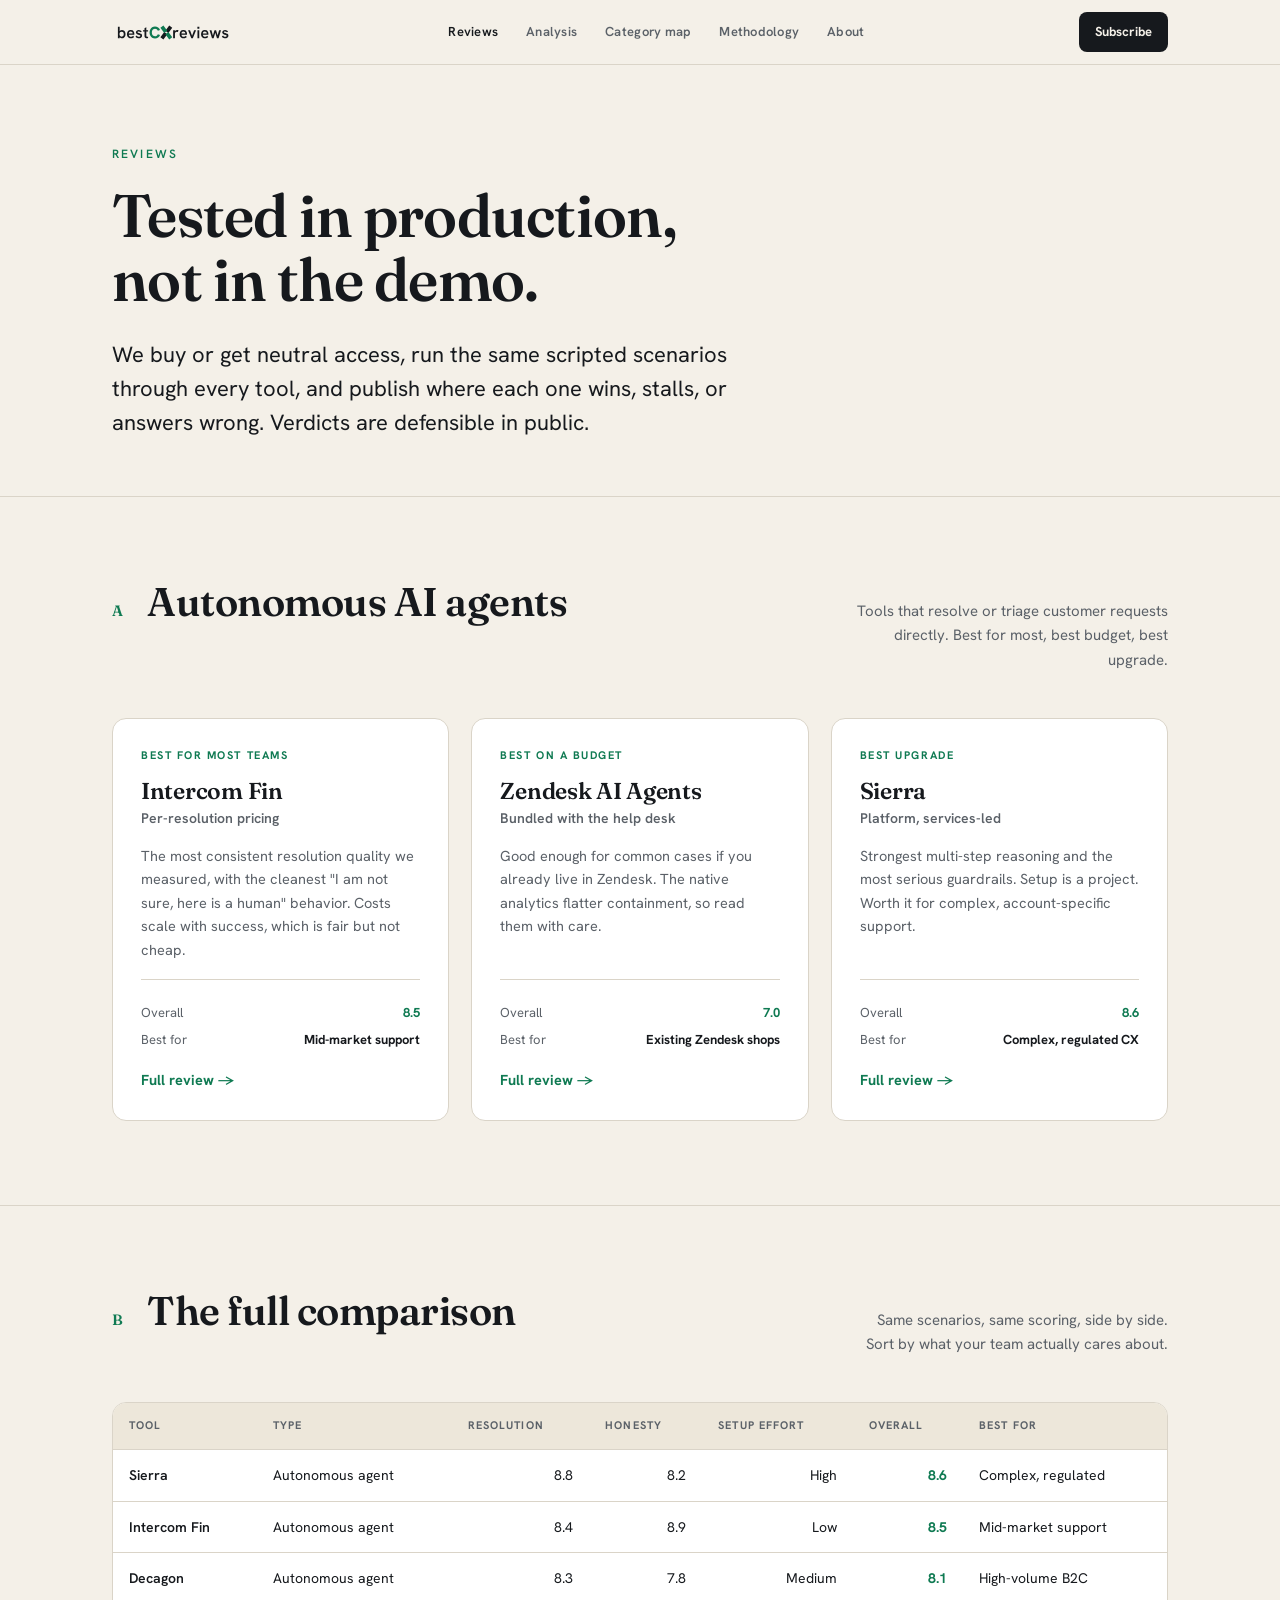
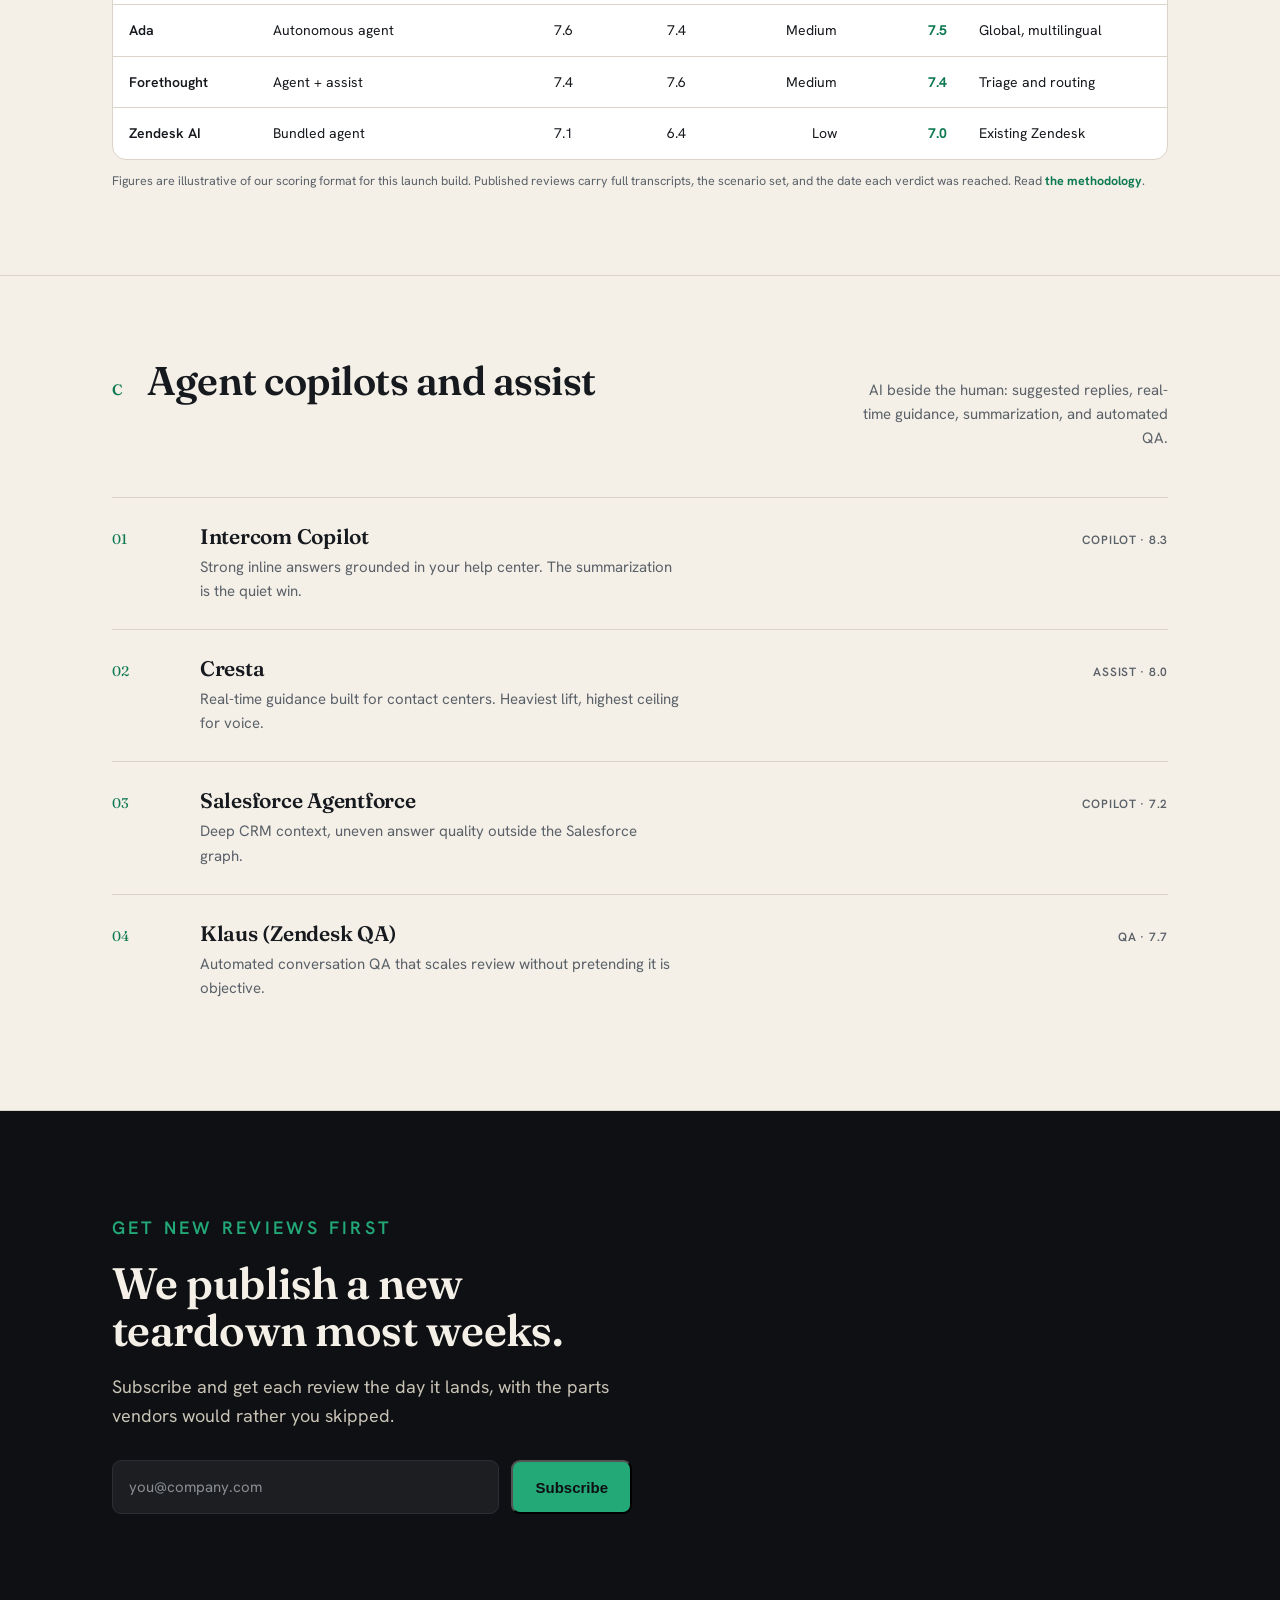
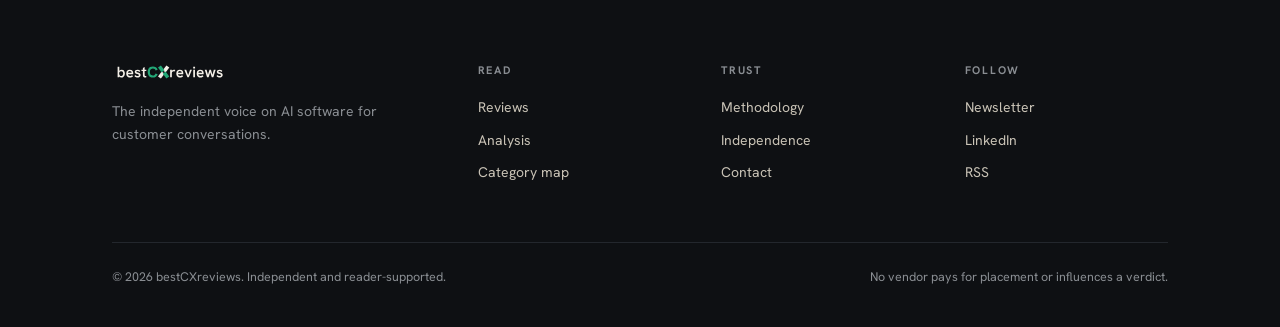
<file: site/reviews.html>
<!doctype html>
<html lang="en">
<head>
<meta charset="utf-8">
<meta name="viewport" content="width=device-width, initial-scale=1">
<title>Reviews — bestCXreviews</title>
<meta name="description" content="Hands-on, independent reviews of AI customer-conversation tools, with transparent scoring and the use cases each one gets wrong.">
<link rel="stylesheet" href="css/styles.css">
</head>
<body>

<header class="topbar">
  <div class="wrap row">
    <a class="brand" href="index.html" aria-label="bestCXreviews home"><img src="assets/logo-primary.svg" alt="bestCXreviews"></a>
    <nav>
      <a href="reviews.html" class="active">Reviews</a>
      <a href="analysis.html">Analysis</a>
      <a href="category-map.html">Category map</a>
      <a href="methodology.html">Methodology</a>
      <a href="about.html">About</a>
    </nav>
    <a class="cta" href="index.html#subscribe">Subscribe</a>
  </div>
</header>

<section class="hero" style="padding:80px 0 56px">
  <div class="wrap">
    <p class="eyebrow">Reviews</p>
    <h1 style="margin-top:20px;font-size:clamp(34px,5vw,60px)">Tested in production, not in the demo.</h1>
    <p class="lead" style="max-width:54ch">We buy or get neutral access, run the same scripted scenarios through every tool, and publish where each one wins, stalls, or answers wrong. Verdicts are defensible in public.</p>
  </div>
</section>

<!-- TOP PICKS -->
<section>
  <div class="wrap">
    <div class="sec-head">
      <span class="idx">A</span>
      <h2>Autonomous AI agents</h2>
      <p class="desc">Tools that resolve or triage customer requests directly. Best for most, best budget, best upgrade.</p>
    </div>
    <div class="cards">
      <article class="card">
        <div class="award">Best for most teams</div>
        <h3>Intercom Fin</h3>
        <div class="tool">Per-resolution pricing</div>
        <p>The most consistent resolution quality we measured, with the cleanest "I am not sure, here is a human" behavior. Costs scale with success, which is fair but not cheap.</p>
        <div class="verdict">
          <div class="row2"><span>Overall</span><b class="num em">8.5</b></div>
          <div class="row2"><span>Best for</span><b>Mid-market support</b></div>
        </div>
        <p style="margin-top:18px;flex:none"><a class="txtlink arrow" href="review-sample.html">Full review</a></p>
      </article>
      <article class="card">
        <div class="award">Best on a budget</div>
        <h3>Zendesk AI Agents</h3>
        <div class="tool">Bundled with the help desk</div>
        <p>Good enough for common cases if you already live in Zendesk. The native analytics flatter containment, so read them with care.</p>
        <div class="verdict">
          <div class="row2"><span>Overall</span><b class="num em">7.0</b></div>
          <div class="row2"><span>Best for</span><b>Existing Zendesk shops</b></div>
        </div>
        <p style="margin-top:18px;flex:none"><a class="txtlink arrow" href="review-sample.html">Full review</a></p>
      </article>
      <article class="card">
        <div class="award">Best upgrade</div>
        <h3>Sierra</h3>
        <div class="tool">Platform, services-led</div>
        <p>Strongest multi-step reasoning and the most serious guardrails. Setup is a project. Worth it for complex, account-specific support.</p>
        <div class="verdict">
          <div class="row2"><span>Overall</span><b class="num em">8.6</b></div>
          <div class="row2"><span>Best for</span><b>Complex, regulated CX</b></div>
        </div>
        <p style="margin-top:18px;flex:none"><a class="txtlink arrow" href="review-sample.html">Full review</a></p>
      </article>
    </div>
  </div>
</section>

<!-- COMPARISON TABLE -->
<section>
  <div class="wrap">
    <div class="sec-head">
      <span class="idx">B</span>
      <h2>The full comparison</h2>
      <p class="desc">Same scenarios, same scoring, side by side. Sort by what your team actually cares about.</p>
    </div>
    <div class="tablewrap">
      <table class="compare">
        <thead>
          <tr>
            <th>Tool</th>
            <th>Type</th>
            <th class="n">Resolution</th>
            <th class="n">Honesty</th>
            <th class="n">Setup effort</th>
            <th class="n">Overall</th>
            <th>Best for</th>
          </tr>
        </thead>
        <tbody>
          <tr><th>Sierra</th><td>Autonomous agent</td><td class="n">8.8</td><td class="n">8.2</td><td class="n">High</td><td class="n pill-n">8.6</td><td>Complex, regulated</td></tr>
          <tr><th>Intercom Fin</th><td>Autonomous agent</td><td class="n">8.4</td><td class="n">8.9</td><td class="n">Low</td><td class="n pill-n">8.5</td><td>Mid-market support</td></tr>
          <tr><th>Decagon</th><td>Autonomous agent</td><td class="n">8.3</td><td class="n">7.8</td><td class="n">Medium</td><td class="n pill-n">8.1</td><td>High-volume B2C</td></tr>
          <tr><th>Ada</th><td>Autonomous agent</td><td class="n">7.6</td><td class="n">7.4</td><td class="n">Medium</td><td class="n pill-n">7.5</td><td>Global, multilingual</td></tr>
          <tr><th>Forethought</th><td>Agent + assist</td><td class="n">7.4</td><td class="n">7.6</td><td class="n">Medium</td><td class="n pill-n">7.4</td><td>Triage and routing</td></tr>
          <tr><th>Zendesk AI</th><td>Bundled agent</td><td class="n">7.1</td><td class="n">6.4</td><td class="n">Low</td><td class="n pill-n">7.0</td><td>Existing Zendesk</td></tr>
        </tbody>
      </table>
    </div>
    <p class="tablenote">Figures are illustrative of our scoring format for this launch build. Published reviews carry full transcripts, the scenario set, and the date each verdict was reached. Read <a class="txtlink" href="methodology.html">the methodology</a>.</p>
  </div>
</section>

<!-- COPILOTS -->
<section>
  <div class="wrap">
    <div class="sec-head">
      <span class="idx">C</span>
      <h2>Agent copilots and assist</h2>
      <p class="desc">AI beside the human: suggested replies, real-time guidance, summarization, and automated QA.</p>
    </div>
    <div class="postlist">
      <a class="post" href="review-sample.html"><span class="pn">01</span><div><h4>Intercom Copilot</h4><div class="pdek">Strong inline answers grounded in your help center. The summarization is the quiet win.</div></div><span class="pmeta">Copilot · 8.3</span></a>
      <a class="post" href="review-sample.html"><span class="pn">02</span><div><h4>Cresta</h4><div class="pdek">Real-time guidance built for contact centers. Heaviest lift, highest ceiling for voice.</div></div><span class="pmeta">Assist · 8.0</span></a>
      <a class="post" href="review-sample.html"><span class="pn">03</span><div><h4>Salesforce Agentforce</h4><div class="pdek">Deep CRM context, uneven answer quality outside the Salesforce graph.</div></div><span class="pmeta">Copilot · 7.2</span></a>
      <a class="post" href="review-sample.html"><span class="pn">04</span><div><h4>Klaus (Zendesk QA)</h4><div class="pdek">Automated conversation QA that scales review without pretending it is objective.</div></div><span class="pmeta">QA · 7.7</span></a>
    </div>
  </div>
</section>

<section class="signup" id="subscribe">
  <div class="wrap">
    <p class="eyebrow" style="color:var(--emerald-light)">Get new reviews first</p>
    <h2 style="margin-top:18px">We publish a new teardown most weeks.</h2>
    <p>Subscribe and get each review the day it lands, with the parts vendors would rather you skipped.</p>
    <form onsubmit="this.querySelector('.done').hidden=false;this.querySelector('input').value='';return false;">
      <input type="email" required placeholder="you@company.com" aria-label="Email address">
      <button class="btn btn-primary" type="submit">Subscribe</button>
      <span class="done" hidden style="align-self:center;color:var(--emerald-light);font-weight:600">Thanks. Check your inbox.</span>
    </form>
  </div>
</section>

<footer class="footer">
  <div class="wrap">
    <div class="cols">
      <div><img src="assets/logo-reversed.svg" alt="bestCXreviews"><p class="blurb">The independent voice on AI software for customer conversations.</p></div>
      <div><h5>Read</h5><a href="reviews.html">Reviews</a><a href="analysis.html">Analysis</a><a href="category-map.html">Category map</a></div>
      <div><h5>Trust</h5><a href="methodology.html">Methodology</a><a href="about.html">Independence</a><a href="about.html#contact">Contact</a></div>
      <div><h5>Follow</h5><a href="index.html#subscribe">Newsletter</a><a href="#">LinkedIn</a><a href="#">RSS</a></div>
    </div>
    <div class="base"><span>© 2026 bestCXreviews. Independent and reader-supported.</span><span>No vendor pays for placement or influences a verdict.</span></div>
  </div>
</footer>

</body>
</html>
</file>
<file: site/css/styles.css>
/* bestCXreviews site styles.
   Built on the brand tokens (design/tokens.css). Editorial, typographic, one accent.
   Fonts: Fraunces (display) + Hanken Grotesk (text/UI). */

@import url('https://fonts.googleapis.com/css2?family=Fraunces:ital,opsz,wght@0,9..144,400;0,9..144,500;0,9..144,600;0,9..144,700;1,9..144,400;1,9..144,500&family=Hanken+Grotesk:wght@400;500;600;700;800&display=swap');

:root{
  --ink:#16191D;
  --deep:#0E1013;
  --paper:#F4F0E8;
  --paper-2:#EDE7DA;
  --emerald:#0F7A52;
  --emerald-light:#23A877;
  --slate:#5B6168;
  --hairline:#DAD4C8;
  --steel:#3E5C7E;
  --card:#FFFFFF;
  --maxw:1120px;
  --measure:680px;
}

*{box-sizing:border-box;margin:0;padding:0}
html{scroll-behavior:smooth}
body{
  background:var(--paper);
  color:var(--ink);
  font-family:"Hanken Grotesk",system-ui,sans-serif;
  font-size:17px;line-height:1.62;
  -webkit-font-smoothing:antialiased;
  text-rendering:optimizeLegibility;
}
img{max-width:100%;display:block}
a{color:inherit}

.wrap{max-width:var(--maxw);margin:0 auto;padding:0 32px}
.wrap-narrow{max-width:760px;margin:0 auto;padding:0 32px}
@media(max-width:720px){.wrap,.wrap-narrow{padding:0 22px}}

/* ---- type primitives ---- */
h1,h2,h3,h4{font-family:"Fraunces",Georgia,serif;font-weight:600;line-height:1.06;letter-spacing:-.012em;color:var(--ink)}
.eyebrow{font-size:12px;font-weight:600;letter-spacing:.18em;text-transform:uppercase;color:var(--emerald)}
.eyebrow.muted{color:var(--slate)}
.serif-i{font-family:"Fraunces",serif;font-style:italic;font-weight:400}
.em{color:var(--emerald)}
.num{font-variant-numeric:tabular-nums;font-feature-settings:"tnum" 1}
.lead{font-size:21px;line-height:1.55;color:var(--ink)}
.muted{color:var(--slate)}
hr{border:0;border-top:1px solid var(--hairline);margin:0}

/* ---- top bar ---- */
.topbar{position:sticky;top:0;z-index:40;background:rgba(244,240,232,.85);backdrop-filter:blur(10px);border-bottom:1px solid var(--hairline)}
.topbar .row{display:flex;align-items:center;justify-content:space-between;height:64px}
.topbar .brand img{height:21px;display:block}
.topbar nav{display:flex;gap:28px;align-items:center}
.topbar nav a{font-size:13px;font-weight:600;letter-spacing:.02em;color:var(--slate);text-decoration:none}
.topbar nav a:hover,.topbar nav a.active{color:var(--ink)}
.topbar .cta{font-size:13px;font-weight:700;color:var(--paper);background:var(--ink);padding:9px 16px;border-radius:8px;text-decoration:none}
.topbar .cta:hover{background:var(--emerald)}
.navtoggle{display:none}
@media(max-width:860px){
  .topbar nav{display:none}
  .navtoggle{display:block;background:none;border:1px solid var(--hairline);border-radius:8px;padding:7px 11px;font:inherit;font-size:13px;font-weight:700;color:var(--ink)}
}

/* ---- hero ---- */
.hero{padding:104px 0 86px;border-bottom:1px solid var(--hairline)}
.hero h1{font-size:clamp(40px,6.4vw,76px);max-width:16ch;font-weight:600}
.hero .lead{margin-top:26px;max-width:56ch;font-size:clamp(18px,2.4vw,22px);color:var(--ink)}
.hero .heroactions{display:flex;gap:14px;margin-top:38px;flex-wrap:wrap;align-items:center}
.statline{display:flex;flex-wrap:wrap;gap:52px;margin-top:62px;padding-top:34px;border-top:1px solid var(--hairline)}
.statline .k{font-size:11px;font-weight:600;letter-spacing:.16em;text-transform:uppercase;color:var(--slate);margin-bottom:6px}
.statline .v{font-family:"Fraunces",serif;font-size:30px;font-weight:600}
.statline .v small{font-size:14px;color:var(--slate);font-family:"Hanken Grotesk";font-weight:500}

/* ---- buttons ---- */
.btn{display:inline-block;font-weight:700;font-size:15px;text-decoration:none;padding:13px 22px;border-radius:9px;transition:background .15s,color .15s,border-color .15s}
.btn-primary{background:var(--emerald);color:#fff}
.btn-primary:hover{background:#0c6644}
.btn-ink{background:var(--ink);color:var(--paper)}
.btn-ink:hover{background:var(--emerald)}
.btn-ghost{background:transparent;color:var(--ink);border:1px solid var(--hairline)}
.btn-ghost:hover{border-color:var(--ink)}
.txtlink{color:var(--emerald);font-weight:700;text-decoration:none;border-bottom:1px solid transparent}
.txtlink:hover{border-bottom-color:var(--emerald)}
.arrow::after{content:" \2192";font-weight:600}

/* ---- section scaffold ---- */
section{padding:84px 0;border-bottom:1px solid var(--hairline)}
.sec-head{display:flex;gap:24px;align-items:baseline;margin-bottom:46px}
.sec-head .idx{font-family:"Fraunces",serif;font-size:15px;color:var(--emerald);font-weight:600;font-variant-numeric:tabular-nums}
.sec-head h2{font-size:clamp(27px,3.6vw,40px)}
.sec-head .desc{margin-left:auto;max-width:40ch;color:var(--slate);font-size:15px;text-align:right}
@media(max-width:720px){.sec-head{flex-direction:column;gap:10px}.sec-head .desc{margin-left:0;text-align:left}}

/* ---- article list ---- */
.feature{display:grid;grid-template-columns:1.2fr 1fr;gap:54px;align-items:start}
@media(max-width:820px){.feature{grid-template-columns:1fr;gap:34px}}
.kicker{display:flex;gap:14px;align-items:center;margin-bottom:16px;font-size:12px;letter-spacing:.08em;text-transform:uppercase;color:var(--slate);font-weight:600}
.kicker .dot{width:4px;height:4px;border-radius:50%;background:var(--emerald)}
.feature h3{font-size:clamp(26px,3.4vw,38px);line-height:1.08}
.feature h3 a{text-decoration:none}
.feature h3 a:hover{color:var(--emerald)}
.feature .dek{margin-top:18px;color:var(--slate);font-size:17px;max-width:46ch}
.byline{margin-top:24px;font-size:13px;color:var(--slate)}
.byline b{color:var(--ink);font-weight:600}

.postlist{display:grid;gap:0}
.post{display:grid;grid-template-columns:64px 1fr auto;gap:24px;align-items:baseline;padding:26px 0;border-top:1px solid var(--hairline);text-decoration:none}
.post:hover h4{color:var(--emerald)}
.post .pn{font-family:"Fraunces",serif;color:var(--emerald);font-size:14px;font-variant-numeric:tabular-nums}
.post h4{font-family:"Fraunces";font-size:21px;font-weight:600;line-height:1.18}
.post .pmeta{font-size:12px;letter-spacing:.06em;text-transform:uppercase;color:var(--slate);font-weight:600;white-space:nowrap}
.post .pdek{grid-column:2;color:var(--slate);font-size:15px;margin-top:6px;max-width:60ch}
@media(max-width:620px){.post{grid-template-columns:1fr}.post .pmeta,.post .pn{display:none}.post .pdek{grid-column:1}}

/* ---- cards (wirecutter best-for format) ---- */
.cards{display:grid;grid-template-columns:repeat(3,1fr);gap:22px}
@media(max-width:860px){.cards{grid-template-columns:1fr}}
.card{border:1px solid var(--hairline);border-radius:14px;background:var(--card);padding:28px;display:flex;flex-direction:column}
.card .award{font-size:11px;font-weight:700;letter-spacing:.14em;text-transform:uppercase;color:var(--emerald);margin-bottom:14px}
.card h3{font-size:23px}
.card .tool{font-size:14px;color:var(--slate);margin-top:4px;font-weight:600}
.card p{font-size:14.5px;color:var(--slate);margin-top:14px;flex:1}
.card .verdict{margin-top:18px;padding-top:16px;border-top:1px solid var(--hairline);font-size:13px}
.card .verdict .row2{display:flex;justify-content:space-between;margin-top:6px}
.card .verdict .row2 span:first-child{color:var(--slate)}
.card .verdict .row2 b{font-variant-numeric:tabular-nums}

/* ---- score bar ---- */
.scorebar{display:flex;align-items:center;gap:12px;margin:5px 0}
.scorebar .lab{flex:none;width:150px;font-size:13px;color:var(--slate)}
.scorebar .track{flex:1;height:8px;background:var(--paper-2);border-radius:99px;overflow:hidden;display:block}
.scorebar .fill{display:block;height:100%;background:var(--emerald);border-radius:99px}
.scorebar .val{flex:none;width:46px;text-align:right;font-size:13px;font-weight:700;font-variant-numeric:tabular-nums}

/* ---- comparison table (rtings) ---- */
.tablewrap{overflow-x:auto;border:1px solid var(--hairline);border-radius:14px;background:var(--card)}
table.compare{width:100%;border-collapse:collapse;font-size:14px;min-width:680px}
table.compare th,table.compare td{padding:14px 16px;text-align:left;border-bottom:1px solid var(--hairline)}
table.compare thead th{font-size:11px;letter-spacing:.1em;text-transform:uppercase;color:var(--slate);font-weight:700;background:var(--paper-2)}
table.compare tbody th{font-weight:600;color:var(--ink)}
table.compare td.n{font-variant-numeric:tabular-nums;text-align:right}
table.compare tbody tr:last-child td,table.compare tbody tr:last-child th{border-bottom:0}
table.compare .pill-n{font-weight:700;color:var(--emerald)}
.tablenote{font-size:12.5px;color:var(--slate);margin-top:12px;line-height:1.5}

/* ---- verdict box ---- */
.verdictbox{border:1px solid var(--hairline);border-left:3px solid var(--emerald);border-radius:0 14px 14px 0;background:var(--card);padding:26px 30px;margin:34px 0}
.verdictbox .vlab{font-size:11px;font-weight:700;letter-spacing:.16em;text-transform:uppercase;color:var(--emerald);margin-bottom:10px}
.verdictbox p{font-size:18px}
.verdictbox .grade{font-family:"Fraunces",serif;font-size:40px;font-weight:600;float:right;margin-left:24px;line-height:1}

/* ---- article body ---- */
.articlehead{padding:80px 0 46px;border-bottom:1px solid var(--hairline)}
.articlehead h1{font-size:clamp(34px,5.2vw,60px);max-width:20ch;margin-top:20px}
.articlehead .dek{margin-top:24px;font-size:21px;color:var(--slate);max-width:54ch;line-height:1.5}
.articlehead .ameta{display:flex;gap:24px;flex-wrap:wrap;margin-top:30px;font-size:13px;color:var(--slate)}
.articlehead .ameta b{color:var(--ink);font-weight:600}
.prose{font-size:18px;line-height:1.72;padding:54px 0}
.prose>*{max-width:var(--measure)}
.prose h2{font-size:30px;margin:48px 0 16px}
.prose h3{font-size:22px;margin:36px 0 12px}
.prose p{margin-bottom:22px}
.prose ul,.prose ol{margin:0 0 22px 22px}
.prose li{margin-bottom:10px}
.prose a{color:var(--emerald);text-decoration:none;border-bottom:1px solid var(--hairline)}
.prose a:hover{border-bottom-color:var(--emerald)}
.prose blockquote{border-left:3px solid var(--emerald);padding-left:24px;margin:32px 0;font-family:"Fraunces",serif;font-style:italic;font-size:24px;line-height:1.35;color:var(--ink)}
.prose .fig{max-width:var(--measure);margin:36px 0}
.prose figcaption{font-size:13px;color:var(--slate);margin-top:10px}
.prose strong{font-weight:700}

/* ---- newsletter ---- */
.signup{background:var(--deep);color:var(--paper);border-bottom:0}
.signup h2{color:var(--paper);font-size:clamp(28px,4vw,44px);max-width:18ch}
.signup p{color:#C9C3B6;margin-top:18px;max-width:50ch;font-size:18px}
.signup form{display:flex;gap:12px;margin-top:30px;max-width:520px;flex-wrap:wrap}
.signup input{flex:1;min-width:240px;background:rgba(255,255,255,.06);border:1px solid #2b2f35;color:var(--paper);padding:14px 16px;border-radius:9px;font:inherit;font-size:15px}
.signup input::placeholder{color:#8a8e93}
.signup input:focus{outline:none;border-color:var(--emerald-light)}
.signup .btn-primary{background:var(--emerald-light);color:var(--deep)}
.signup .btn-primary:hover{background:#fff}
.signup .fineprint{font-size:12.5px;color:#8a8e93;margin-top:16px}

/* ---- pillars / feature grid ---- */
.grid3{display:grid;grid-template-columns:repeat(3,1fr);gap:1px;background:var(--hairline);border:1px solid var(--hairline);border-radius:14px;overflow:hidden}
@media(max-width:820px){.grid3{grid-template-columns:1fr}}
.grid3 .cell{background:var(--paper);padding:30px}
.grid3 .cell .ci{font-family:"Fraunces";color:var(--emerald);font-size:14px;font-variant-numeric:tabular-nums}
.grid3 .cell h3{font-size:20px;margin:10px 0 8px}
.grid3 .cell p{font-size:14.5px;color:var(--slate)}

/* ---- footer ---- */
.footer{background:var(--deep);color:#C9C3B6;padding:64px 0 40px}
.footer .cols{display:grid;grid-template-columns:1.6fr 1fr 1fr 1fr;gap:40px}
@media(max-width:820px){.footer .cols{grid-template-columns:1fr 1fr}}
@media(max-width:520px){.footer .cols{grid-template-columns:1fr}}
.footer img{height:20px;margin-bottom:18px}
.footer .blurb{font-size:14px;max-width:34ch;color:#8a8e93}
.footer h5{font-size:11px;letter-spacing:.16em;text-transform:uppercase;color:#8a8e93;font-family:"Hanken Grotesk";font-weight:700;margin-bottom:16px}
.footer a{display:block;color:#C9C3B6;text-decoration:none;font-size:14px;margin-bottom:10px}
.footer a:hover{color:#fff}
.footer .base{margin-top:48px;padding-top:24px;border-top:1px solid #23272d;display:flex;justify-content:space-between;font-size:12.5px;color:#8a8e93;flex-wrap:wrap;gap:12px}

/* ---- independence strip ---- */
.indep{display:flex;gap:14px;align-items:center;padding:16px 0;font-size:13px;color:var(--slate)}
.indep .mark{width:8px;height:8px;border-radius:50%;background:var(--emerald);flex:none}

/* ---- utility ---- */
.center{text-align:center}
.mt0{margin-top:0}
.tag{font-size:12px;font-weight:600;letter-spacing:.04em;color:var(--slate)}
.divider{height:1px;background:var(--hairline);border:0;margin:0}
</file>
